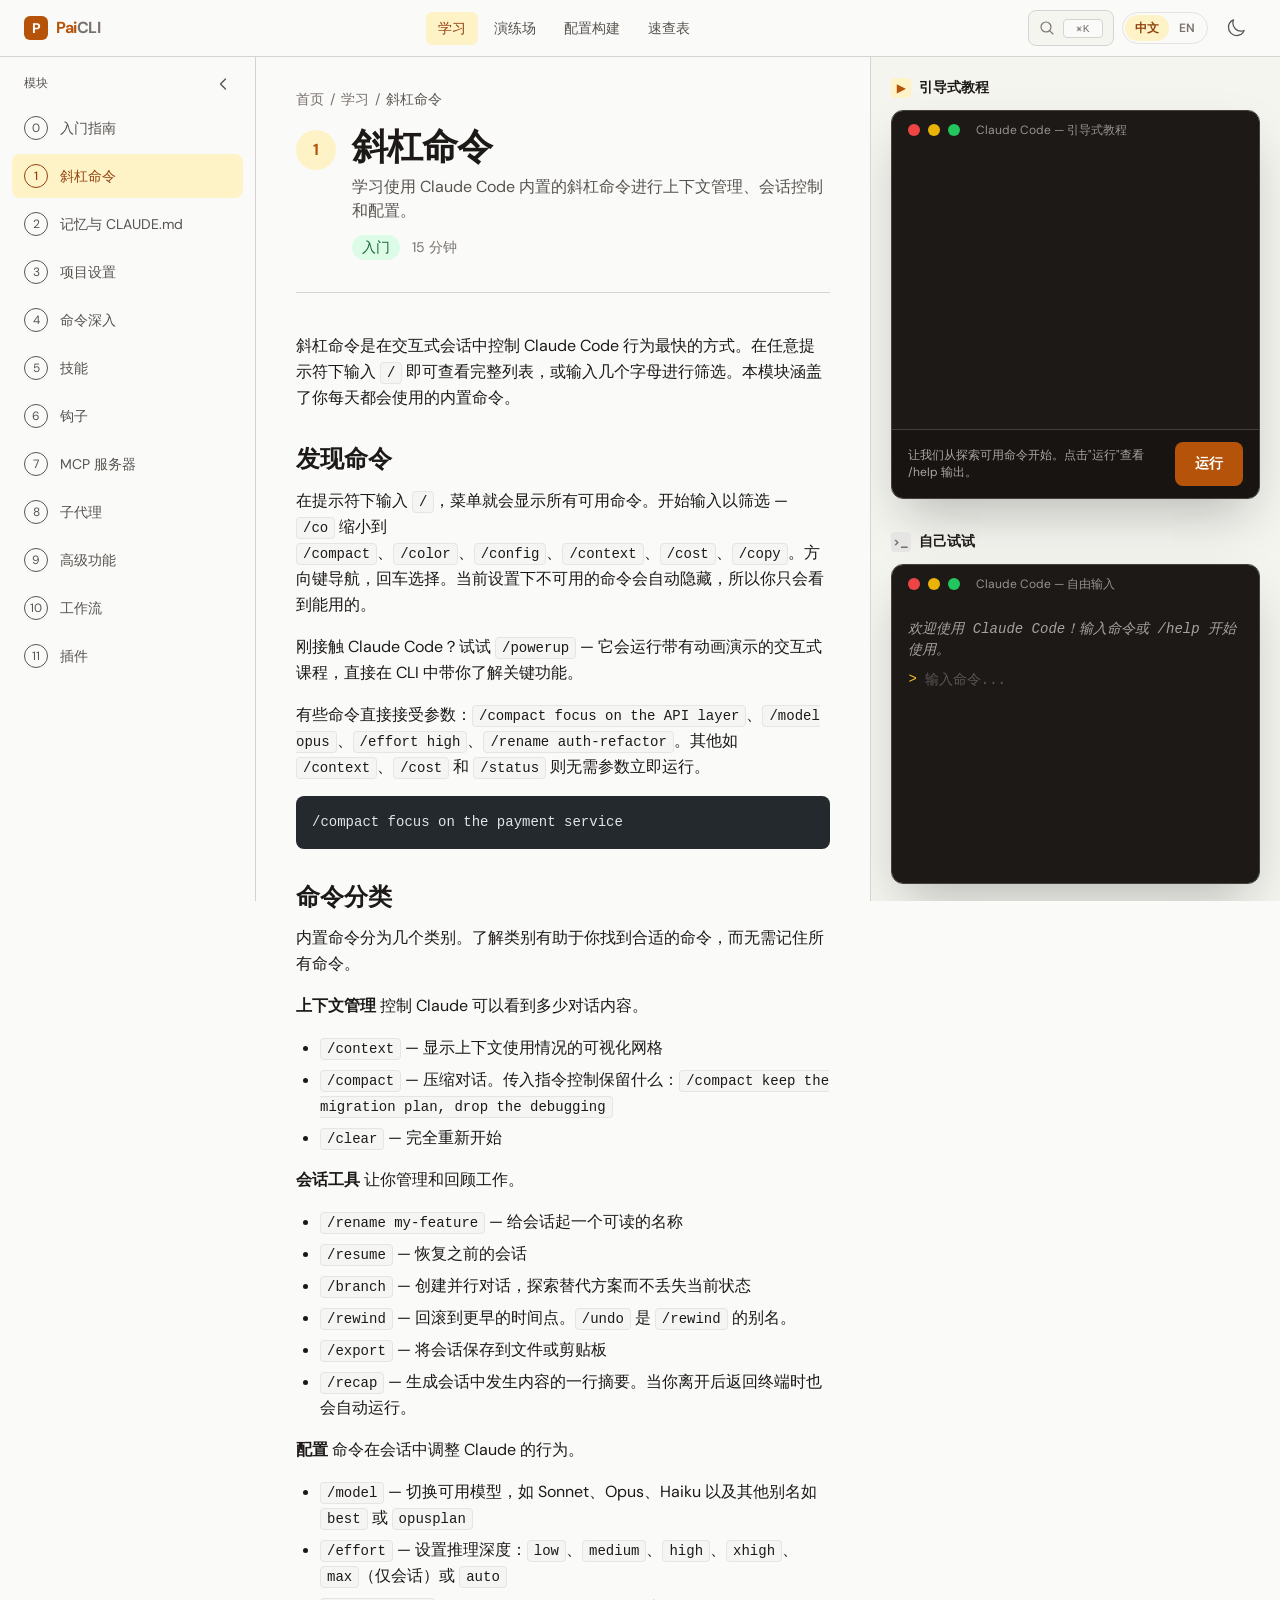
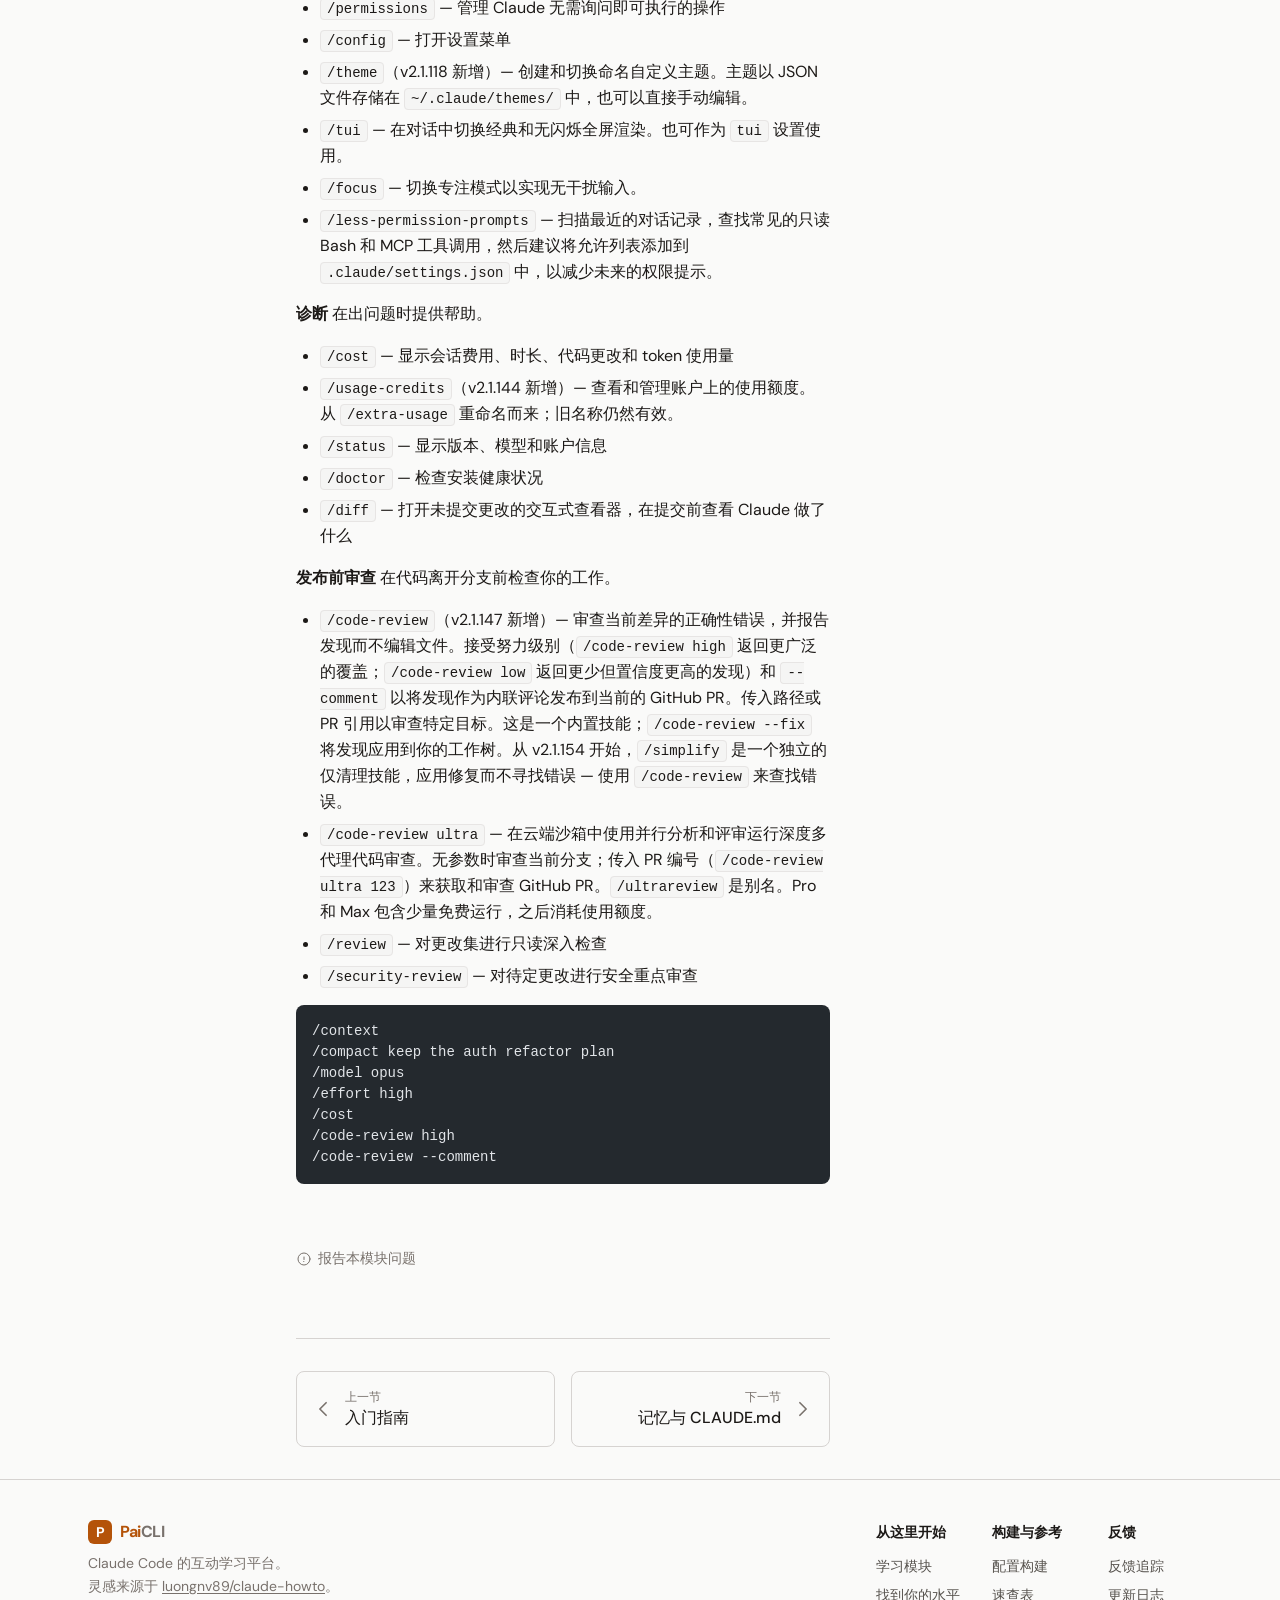
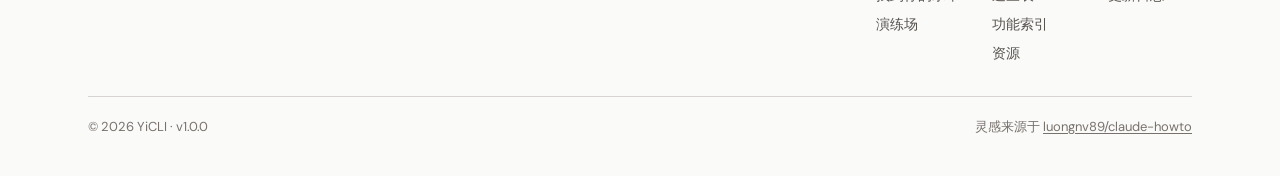
<file: demo-deepseek/index.html>
<!DOCTYPE html>
<html lang="zh-CN" dir="ltr">
<head>
<meta charset="utf-8">
<meta name="viewport" content="width=device-width, initial-scale=1">
<meta name="description" content="学习使用 Claude Code 内置的斜杠命令进行上下文管理、会话控制和配置。">
<title>斜杠命令 — YiCLI 学习中心</title>

<!-- Fonts -->
<link rel="preconnect" href="https://fonts.googleapis.com">
<link rel="preconnect" href="https://fonts.gstatic.com" crossorigin>
<link href="https://fonts.googleapis.com/css2?family=DM+Sans:wght@400;500;600;700&family=Source+Serif+4:ital,opsz,wght@0,8..60,400;0,8..60,500;0,8..60,600;1,8..60,400&display=swap" rel="stylesheet">
<style>
@font-face {
  font-family: 'JetBrains Mono';
  src: url('https://claude.nagdy.me/fonts/JetBrainsMono-Regular.woff2') format('woff2');
  font-display: swap;
}

/* ===== CSS Variables (Light) ===== */
:root {
  --font-sans: "DM Sans", ui-sans-serif, system-ui, -apple-system, sans-serif;
  --font-serif: "Source Serif 4", Georgia, "Times New Roman", serif;
  --font-mono: "JetBrains Mono", ui-monospace, "Cascadia Code", "Fira Code", monospace;

  --color-brand: #b45309;
  --color-brand-hover: #92400e;
  --color-brand-light: #fbbf24;
  --color-brand-light-hover: #fcd34d;
  --color-brand-subtle: #fef3c7;
  --color-brand-subtle-dark: #451a03;

  --color-surface: #fafaf9;
  --color-surface-dark: #1c1917;
  --color-surface-elevated: #f5f5f0;
  --color-surface-elevated-dark: #292524;
  --color-surface-muted: #e7e5e4;
  --color-surface-muted-dark: #44403c;

  --color-terminal-bg: #1c1917;
  --color-terminal-text: #e7e5e4;
  --color-terminal-cursor: #fbbf24;
  --color-terminal-selection: #44403c;

  --color-success: #22c55e;
  --color-warning: #eab308;
  --color-error: #ef4444;

  --color-text-primary: #1c1917;
  --color-text-primary-dark: #fafaf9;
  --color-text-secondary: #57534e;
  --color-text-secondary-dark: #d6d3d1;
  --color-text-muted: #78716c;
  --color-text-muted-dark: #a8a29e;

  --color-border: #d6d3d1;
  --color-border-dark: #44403c;

  --color-green-100: #dcfce7;
  --color-green-800: #166534;
  --color-green-900: #14532d;
  --color-stone-100: #f5f5f4;
  --color-stone-200: #e7e5e4;
  --color-stone-300: #d6d3d1;
  --color-stone-400: #a8a29e;
  --color-stone-500: #78716c;
  --color-stone-600: #57534e;
  --color-stone-700: #44403c;
  --color-stone-800: #292524;
  --color-stone-900: #1c1917;
  --color-stone-950: #0c0a09;
  --color-white: #ffffff;
  --color-black: #000000;

  --spacing: 0.25rem;
  --radius-sm: 0.25rem;
  --radius-md: 0.375rem;
  --radius-lg: 0.5rem;
  --radius-xl: 0.75rem;
  --radius-2xl: 1rem;
}

/* ===== Dark Mode ===== */
html.dark {
  --color-surface: #1c1917;
  --color-surface-elevated: #292524;
  --color-surface-muted: #44403c;
  --color-text-primary: #fafaf9;
  --color-text-secondary: #d6d3d1;
  --color-text-muted: #a8a29e;
  --color-border: #44403c;
  --color-brand-subtle: #451a03;
  --color-white: #292524;
  --color-stone-100: #292524;
  --color-stone-200: #44403c;
  --color-stone-800: #1c1917;
  --color-stone-900: #0c0a09;
  --color-green-100: #14532d;
  --color-green-800: #4ade80;
}

/* ===== Base ===== */
*, *::before, *::after {
  box-sizing: border-box;
  margin: 0;
  padding: 0;
}

html {
  -webkit-text-size-adjust: 100%;
  line-height: 1.5;
  font-family: var(--font-sans);
}

body {
  min-height: 100vh;
  display: flex;
  flex-direction: column;
  background: var(--color-surface);
  color: var(--color-text-primary);
}

a { color: inherit; text-decoration: inherit; }
img, svg { vertical-align: middle; display: block; }

/* ===== Skip Link ===== */
.skip-link {
  position: absolute;
  left: -9999px;
  z-index: 999;
  padding: 8px 16px;
  background: var(--color-brand);
  color: white;
  font-size: 14px;
  border-radius: 0 0 var(--radius-md) 0;
}
.skip-link:focus { left: 0; }

/* ===== Header ===== */
.header {
  position: sticky;
  top: 0;
  z-index: 40;
  border-bottom: 1px solid var(--color-border);
  background: var(--color-surface);
  backdrop-filter: blur(8px);
}
html.dark .header {
  border-color: var(--color-border-dark);
  background: var(--color-surface-dark);
}
.header-inner {
  max-width: 90rem;
  margin: 0 auto;
  height: 3.5rem;
  display: flex;
  align-items: center;
  justify-content: space-between;
  padding: 0 1rem;
}
@media (min-width: 64rem) {
  .header-inner { padding: 0 1.5rem; }
}
.logo {
  display: flex;
  align-items: center;
  gap: 0.5rem;
  font-size: 1rem;
  font-weight: 700;
  letter-spacing: -0.025em;
  color: var(--color-text-primary);
}
.logo-icon {
  width: 24px;
  height: 24px;
  flex-shrink: 0;
  display: flex;
  align-items: center;
  justify-content: center;
  border-radius: 6px;
  background: var(--color-brand);
  color: white;
  font-size: 14px;
  font-weight: 700;
}
.logo-brand { color: var(--color-brand); }
html.dark .logo-brand { color: var(--color-brand-light); }
.logo-muted { color: var(--color-text-muted); }

/* Desktop nav */
.desktop-nav { display: none; }
@media (min-width: 64rem) {
  .desktop-nav { display: flex; align-items: center; gap: 0.25rem; }
}
.nav-link {
  border-radius: var(--radius-md);
  padding: 0.375rem 0.75rem;
  font-size: 0.875rem;
  font-weight: 500;
  transition: color 0.15s, background 0.15s;
  color: var(--color-text-secondary);
}
.nav-link:hover { color: var(--color-text-primary); }
.nav-link.active {
  background: var(--color-brand-subtle);
  color: var(--color-brand-hover);
}
html.dark .nav-link.active {
  background: var(--color-brand-subtle-dark);
  color: var(--color-brand-light);
}

/* Header right */
.header-right {
  display: flex;
  align-items: center;
  gap: 0.5rem;
}

.search-pill {
  display: none;
  height: 2.25rem;
  align-items: center;
  gap: 0.5rem;
  border-radius: var(--radius-lg);
  border: 1px solid var(--color-border);
  background: var(--color-surface-elevated);
  padding: 0 0.625rem;
  color: var(--color-text-muted);
  cursor: pointer;
  transition: border-color 0.15s, color 0.15s;
}
.search-pill:hover {
  border-color: rgba(180, 83, 9, 0.4);
  color: var(--color-text-secondary);
}
@media (min-width: 64rem) {
  .search-pill { display: inline-flex; }
}
.search-pill svg { width: 16px; height: 16px; }
.search-shortcut {
  display: inline-block;
  min-width: 2.5rem;
  border-radius: 4px;
  border: 1px solid var(--color-border);
  background: var(--color-surface);
  padding: 0.125rem 0.375rem;
  font-family: var(--font-mono);
  font-size: 11px;
  text-transform: uppercase;
  letter-spacing: 0.05em;
  text-align: center;
  color: var(--color-text-muted);
}
html.dark .search-shortcut {
  border-color: var(--color-border-dark);
  background: var(--color-surface-dark);
}

/* Icon button */
.icon-btn {
  display: flex;
  width: 2.5rem;
  height: 2.5rem;
  align-items: center;
  justify-content: center;
  border-radius: var(--radius-lg);
  color: var(--color-text-secondary);
  cursor: pointer;
  background: none;
  border: none;
  transition: background 0.15s, color 0.15s;
}
.icon-btn:hover {
  background: var(--color-surface-muted);
  color: var(--color-text-primary);
}
html.dark .icon-btn:hover {
  background: var(--color-surface-muted-dark);
}

/* Language switcher */
.lang-switcher {
  display: flex;
  align-items: center;
  border-radius: 999px;
  border: 1px solid rgba(214, 211, 209, 0.6);
  padding: 0.125rem;
}
html.dark .lang-switcher {
  border-color: rgba(68, 64, 60, 0.6);
}
.lang-link {
  border-radius: 999px;
  padding: 0.25rem 0.625rem;
  font-size: 0.75rem;
  font-weight: 600;
  transition: background 0.15s, color 0.15s;
  color: var(--color-text-muted);
  text-decoration: none;
}
.lang-link:hover { color: var(--color-text-primary); }
.lang-link.active {
  background: var(--color-brand-subtle);
  color: var(--color-brand-hover);
}
html.dark .lang-link.active {
  background: var(--color-brand-subtle-dark);
  color: var(--color-brand-light);
}

/* ===== Layout Grid ===== */
.layout-grid {
  flex: 1;
}
@media (min-width: 64rem) {
  .layout-grid {
    display: grid;
    grid-template-columns: 16rem 1fr;
  }
  .layout-grid.has-sidebar-right {
    grid-template-columns: 16rem 1fr;
  }
  .layout-grid .main-with-aside {
    display: grid;
    grid-template-columns: 3fr 2fr;
  }
}

/* ===== Sidebar ===== */
.desktop-sidebar {
  display: none;
}
@media (min-width: 64rem) {
  .desktop-sidebar {
    display: block;
    position: sticky;
    top: 3.5rem;
    height: calc(100vh - 3.5rem);
    overflow-y: auto;
    border-right: 1px solid var(--color-border);
  }
  html.dark .desktop-sidebar {
    border-color: var(--color-border-dark);
  }
}
.sidebar-inner {
  padding: 0.75rem;
}

/* Sidebar nav */
.sidebar-toggle {
  display: flex;
  width: 100%;
  align-items: center;
  justify-content: space-between;
  border-radius: var(--radius-lg);
  padding: 0.375rem 0.75rem;
  font-size: 0.75rem;
  font-weight: 500;
  color: var(--color-text-secondary);
  cursor: pointer;
  background: none;
  border: none;
  transition: background 0.15s, color 0.15s;
  margin-bottom: 0.5rem;
}
.sidebar-toggle:hover {
  background: var(--color-surface-muted);
  color: var(--color-text-primary);
}
html.dark .sidebar-toggle:hover {
  background: var(--color-surface-muted-dark);
}
.sidebar-chevron {
  width: 1rem;
  height: 1rem;
  transition: transform 0.15s;
}

.sidebar-nav-list {
  list-style: none;
  display: flex;
  flex-direction: column;
  gap: 0.25rem;
}
.sidebar-nav-link {
  display: flex;
  min-height: 44px;
  align-items: center;
  gap: 0.75rem;
  border-radius: var(--radius-lg);
  padding: 0.5rem 0.75rem;
  font-size: 0.875rem;
  color: var(--color-text-secondary);
  text-decoration: none;
  transition: background 0.15s, color 0.15s;
}
.sidebar-nav-link:hover {
  background: var(--color-surface-muted);
  color: var(--color-text-primary);
}
html.dark .sidebar-nav-link:hover {
  background: var(--color-surface-muted-dark);
}
.sidebar-nav-link.active {
  background: var(--color-brand-subtle);
  color: var(--color-brand-hover);
  font-weight: 500;
}
html.dark .sidebar-nav-link.active {
  background: var(--color-brand-subtle-dark);
  color: var(--color-brand-light);
}
.sidebar-number {
  display: flex;
  width: 1.5rem;
  height: 1.5rem;
  flex-shrink: 0;
  align-items: center;
  justify-content: center;
  border-radius: 50%;
  border: 1px solid currentColor;
  font-size: 0.75rem;
}
.sidebar-title {
  min-width: 0;
  overflow: hidden;
  text-overflow: ellipsis;
  white-space: nowrap;
}

/* ===== Main Content ===== */
.main-content {
  min-width: 0;
}
.main-inner {
  display: grid;
}
@media (min-width: 64rem) {
  .main-inner {
    grid-template-columns: 3fr 2fr;
  }
}

/* Prose column */
.prose-column {
  min-width: 0;
  padding: 1.5rem 1rem;
}
@media (min-width: 64rem) {
  .prose-column {
    padding: 2rem 2.5rem;
  }
}

/* Module header */
.module-header {
  margin-bottom: 2.5rem;
  border-bottom: 1px solid var(--color-border);
  padding-bottom: 2rem;
}
html.dark .module-header {
  border-color: var(--color-border-dark);
}
.breadcrumb {
  display: flex;
  align-items: center;
  gap: 0.375rem;
  margin-bottom: 1rem;
  font-size: 0.875rem;
  color: var(--color-text-muted);
}
.breadcrumb a { transition: color 0.15s; }
.breadcrumb a:hover { color: var(--color-brand-hover); }
html.dark .breadcrumb a:hover { color: var(--color-brand-light); }
.breadcrumb-current { color: var(--color-text-secondary); }

.module-title-row {
  display: flex;
  align-items: flex-start;
  gap: 1rem;
}
.module-number {
  margin-top: 0.25rem;
  display: flex;
  width: 2.5rem;
  height: 2.5rem;
  flex-shrink: 0;
  align-items: center;
  justify-content: center;
  border-radius: 50%;
  background: var(--color-brand-subtle);
  font-size: 1rem;
  font-weight: 700;
  color: var(--color-brand);
}
html.dark .module-number {
  background: var(--color-brand-subtle-dark);
  color: var(--color-brand-light);
}
.module-title {
  font-family: var(--font-serif);
  font-size: 1.875rem;
  font-weight: 700;
  letter-spacing: -0.025em;
  line-height: 1.15;
  color: var(--color-text-primary);
}
@media (min-width: 64rem) {
  .module-title { font-size: 2.25rem; }
}
.module-desc {
  margin-top: 0.5rem;
  max-width: 32rem;
  color: var(--color-text-secondary);
}
.module-meta {
  margin-top: 0.75rem;
  display: flex;
  flex-wrap: wrap;
  align-items: center;
  gap: 0.75rem;
  font-size: 0.875rem;
}
.badge {
  display: inline-block;
  border-radius: 999px;
  padding: 0.125rem 0.625rem;
  font-weight: 500;
  background: var(--color-green-100);
  color: var(--color-green-800);
}
.module-time {
  color: var(--color-text-muted);
}

/* ===== Prose ===== */
.prose {
  max-width: none;
  font-size: 1rem;
  line-height: 1.625;
  color: var(--color-text-primary);
}
.prose h2 {
  font-family: var(--font-serif);
  font-size: 1.5rem;
  font-weight: 600;
  line-height: 1.35;
  margin-top: 2rem;
  margin-bottom: 0.75rem;
  color: var(--color-text-primary);
}
.prose p {
  margin-bottom: 1rem;
}
.prose code {
  font-family: var(--font-mono);
  font-size: 0.875em;
  background: var(--color-stone-100);
  padding: 0.125rem 0.375rem;
  border-radius: 4px;
  border: 1px solid var(--color-stone-200);
  color: var(--color-text-primary);
}
html.dark .prose code {
  background: var(--color-stone-800);
  border-color: var(--color-stone-700);
}
.prose strong {
  font-weight: 600;
  color: var(--color-text-primary);
}
.prose ul {
  list-style: disc;
  padding-left: 1.5rem;
  margin-bottom: 1rem;
}
.prose li {
  margin-bottom: 0.375rem;
}
.prose a {
  color: var(--color-brand);
  text-decoration: underline;
  text-underline-offset: 2px;
  transition: color 0.15s;
}
.prose a:hover {
  color: var(--color-brand-hover);
}
html.dark .prose a {
  color: var(--color-brand-light);
}
html.dark .prose a:hover {
  color: var(--color-brand-light-hover);
}

/* Code block */
.code-block {
  overflow-x: auto;
  border-radius: var(--radius-lg);
  background: #24292e;
  color: #e1e4e8;
  margin-bottom: 1rem;
}
.code-block pre {
  padding: 1rem;
  font-family: var(--font-mono);
  font-size: 0.875rem;
  line-height: 1.5;
  overflow-x: auto;
}
.code-block code {
  background: none !important;
  border: none !important;
  padding: 0 !important;
  font-size: inherit !important;
  color: inherit !important;
}

/* ===== Right Panel (Sticky) ===== */
.right-panel {
  display: none;
}
@media (min-width: 64rem) {
  .right-panel {
    display: block;
    position: sticky;
    top: 3.5rem;
    height: calc(100vh - 3.5rem);
    overflow-y: auto;
    border-left: 1px solid var(--color-border);
    background: var(--color-surface-elevated);
  }
  html.dark .right-panel {
    border-color: var(--color-border-dark);
    background: var(--color-surface-elevated-dark);
  }
}
.right-panel-inner {
  padding: 1.25rem;
}
.right-panel-section {
  margin-bottom: 2rem;
}
.section-title {
  display: flex;
  align-items: center;
  gap: 0.5rem;
  margin-bottom: 0.75rem;
  font-size: 0.875rem;
  font-weight: 600;
  color: var(--color-text-primary);
}
.section-icon {
  display: flex;
  width: 1.25rem;
  height: 1.25rem;
  align-items: center;
  justify-content: center;
  border-radius: 4px;
  font-size: 0.75rem;
  font-weight: 700;
}
.section-icon.brand {
  background: var(--color-brand-subtle);
  color: var(--color-brand);
}
html.dark .section-icon.brand {
  background: var(--color-brand-subtle-dark);
  color: var(--color-brand-light);
}
.section-icon.muted {
  background: var(--color-surface-muted);
  color: var(--color-text-muted);
}
html.dark .section-icon.muted {
  background: var(--color-surface-muted-dark);
}

/* ===== Terminal Simulator ===== */
.terminal {
  overflow: hidden;
  border-radius: var(--radius-xl);
  border: 1px solid #44403c;
  box-shadow: 0 25px 50px -12px rgba(0,0,0,0.25);
}
.terminal-titlebar {
  display: flex;
  align-items: center;
  gap: 0.5rem;
  background: #1c1917;
  padding: 0.625rem 1rem;
}
.terminal-dot {
  width: 0.75rem;
  height: 0.75rem;
  border-radius: 50%;
}
.terminal-dot.red { background: #ef4444; }
.terminal-dot.yellow { background: #eab308; }
.terminal-dot.green { background: #22c55e; }
.terminal-label {
  margin-left: 0.5rem;
  font-size: 0.75rem;
  color: rgba(231, 229, 228, 0.6);
  font-family: var(--font-sans);
}
.terminal-body {
  background: #1c1917;
  padding: 1rem;
  font-family: var(--font-mono);
  font-size: 0.875rem;
  min-height: 280px;
  max-height: 480px;
  overflow-y: auto;
  color: #e7e5e4;
  line-height: 1.5;
}
.terminal-body .welcome {
  color: #a8a29e;
  font-style: italic;
  margin-bottom: 0.5rem;
}
.terminal-body .prompt-line {
  display: flex;
  align-items: center;
  gap: 0.5rem;
}
.terminal-body .prompt {
  color: var(--color-brand-light);
  flex-shrink: 0;
  user-select: none;
}
.terminal-input {
  flex: 1;
  background: transparent;
  border: none;
  outline: none;
  font-family: var(--font-mono);
  font-size: 1rem;
  color: #e7e5e4;
  caret-color: #fbbf24;
}
@media (min-width: 64rem) {
  .terminal-input { font-size: 0.875rem; }
}
.terminal-input::placeholder {
  color: rgba(231, 229, 228, 0.3);
}
.terminal-footer {
  display: flex;
  align-items: center;
  justify-content: space-between;
  border-top: 1px solid #44403c;
  background: #171412;
  padding: 0.75rem 1rem;
}
.terminal-desc {
  flex: 1;
  font-family: var(--font-sans);
  font-size: 0.75rem;
  color: rgba(231, 229, 228, 0.7);
  line-height: 1.4;
}
.terminal-btn {
  min-height: 44px;
  border-radius: var(--radius-lg);
  background: var(--color-brand);
  padding: 0.5rem 1.25rem;
  font-size: 0.875rem;
  font-weight: 600;
  color: white;
  border: none;
  cursor: pointer;
  white-space: nowrap;
  transition: background 0.15s;
}
.terminal-btn:hover {
  background: var(--color-brand-hover);
}

/* Guided step output */
.terminal-output {
  margin-bottom: 0.5rem;
  white-space: pre-wrap;
  font-family: var(--font-mono);
  font-size: 0.875rem;
  color: #e7e5e4;
  line-height: 1.5;
}

/* ===== Quiz ===== */
.quiz-card {
  border-radius: var(--radius-xl);
  border: 1px solid var(--color-stone-200);
  background: var(--color-white);
  padding: 1.5rem;
}
html.dark .quiz-card {
  border-color: var(--color-stone-700);
  background: rgba(41, 37, 36, 0.5);
}
.quiz-header {
  display: flex;
  align-items: center;
  justify-content: space-between;
  margin-bottom: 1rem;
  font-size: 0.75rem;
  color: var(--color-stone-500);
}
html.dark .quiz-header { color: var(--color-stone-400); }
.quiz-progress {
  height: 0.375rem;
  border-radius: 999px;
  background: var(--color-stone-100);
  margin-bottom: 1.5rem;
  overflow: hidden;
}
html.dark .quiz-progress { background: var(--color-stone-700); }
.quiz-progress-bar {
  height: 100%;
  border-radius: 999px;
  background: var(--color-brand);
  transition: width 0.3s;
}
.quiz-question {
  margin-bottom: 1rem;
  font-size: 1rem;
  font-weight: 500;
  color: var(--color-stone-900);
  line-height: 1.5;
}
html.dark .quiz-question { color: var(--color-stone-100); }
.quiz-options {
  display: flex;
  flex-direction: column;
  gap: 0.5rem;
}
.quiz-option {
  display: flex;
  width: 100%;
  align-items: flex-start;
  gap: 0.75rem;
  border-radius: var(--radius-lg);
  border: 1px solid var(--color-stone-200);
  padding: 0.75rem;
  font-size: 0.875rem;
  text-align: left;
  cursor: pointer;
  transition: border-color 0.15s;
  color: var(--color-stone-800);
  background: transparent;
}
html.dark .quiz-option {
  border-color: var(--color-stone-600);
  color: var(--color-stone-200);
}
.quiz-option:hover {
  border-color: var(--color-brand-light-hover);
}
html.dark .quiz-option:hover {
  border-color: var(--color-brand-hover);
}
.quiz-radio {
  margin-top: 0.125rem;
  display: flex;
  width: 1.25rem;
  height: 1.25rem;
  flex-shrink: 0;
  align-items: center;
  justify-content: center;
  border-radius: 50%;
  border: 2px solid var(--color-stone-300);
}
html.dark .quiz-radio {
  border-color: var(--color-stone-600);
}

/* ===== Templates ===== */
.template-card {
  border-radius: var(--radius-xl);
  border: 1px solid var(--color-border);
  background: var(--color-white);
  padding: 1rem;
  box-shadow: 0 1px 3px rgba(0,0,0,0.05);
  margin-bottom: 1.5rem;
}
html.dark .template-card {
  border-color: var(--color-border-dark);
  background: var(--color-stone-800);
}
.template-header {
  display: flex;
  flex-direction: column;
  gap: 0.5rem;
  margin-bottom: 0.75rem;
}
@media (min-width: 40rem) {
  .template-header {
    flex-direction: row;
    align-items: flex-start;
    justify-content: space-between;
  }
}
.template-name {
  font-size: 1rem;
  font-weight: 600;
  color: var(--color-text-primary);
}
.template-desc {
  margin-top: 0.25rem;
  font-size: 0.875rem;
  color: var(--color-text-secondary);
}
.template-lang {
  display: inline-block;
  border-radius: 4px;
  background: var(--color-stone-100);
  padding: 0.125rem 0.375rem;
  font-family: var(--font-mono);
  font-size: 0.75rem;
  color: var(--color-stone-600);
  white-space: nowrap;
  flex-shrink: 0;
}
html.dark .template-lang {
  background: var(--color-stone-800);
  color: var(--color-stone-300);
}
.template-code-wrap {
  position: relative;
  overflow-x: auto;
  border-radius: var(--radius-lg);
  border: 1px solid var(--color-stone-700);
  background: var(--color-stone-900);
}
.template-code {
  padding: 1rem 2.5rem 1rem 1rem;
  font-family: var(--font-mono);
  font-size: 0.875rem;
  color: var(--color-stone-100);
  line-height: 1.5;
  white-space: pre-wrap;
}
.copy-btn {
  position: absolute;
  top: 0.5rem;
  right: 0.5rem;
  display: inline-flex;
  align-items: center;
  border-radius: var(--radius-md);
  padding: 0.375rem;
  opacity: 0.6;
  cursor: pointer;
  color: var(--color-stone-400);
  background: transparent;
  border: none;
  transition: opacity 0.15s, color 0.15s;
}
.copy-btn:hover {
  opacity: 1;
  color: var(--color-stone-100);
}
.copy-btn svg { width: 1rem; height: 1rem; }
.share-btn {
  display: inline-flex;
  align-items: center;
  gap: 0.25rem;
  margin-top: 0.25rem;
  font-size: 0.875rem;
  color: var(--color-text-muted);
  cursor: pointer;
  background: none;
  border: none;
  transition: color 0.15s;
}
.share-btn:hover { color: var(--color-brand); }
.share-btn svg { width: 0.875rem; height: 0.875rem; }
html.dark .share-btn:hover { color: var(--color-brand-light); }

/* ===== Report Link ===== */
.report-link {
  display: inline-flex;
  align-items: center;
  gap: 0.375rem;
  margin-top: 3rem;
  font-size: 0.875rem;
  color: var(--color-text-muted);
  text-decoration: none;
  transition: color 0.15s;
}
.report-link:hover { color: var(--color-brand); }
.report-link svg { width: 1rem; height: 1rem; }
html.dark .report-link:hover { color: var(--color-brand-light); }

/* ===== Prev/Next Nav ===== */
.module-nav {
  margin-top: 4rem;
  display: grid;
  gap: 1rem;
  border-top: 1px solid var(--color-border);
  padding-top: 2rem;
  grid-template-columns: 1fr 1fr;
}
html.dark .module-nav {
  border-color: var(--color-border-dark);
}
.module-nav-link {
  display: flex;
  align-items: center;
  gap: 0.75rem;
  border-radius: var(--radius-lg);
  border: 1px solid var(--color-border);
  padding: 1rem;
  text-decoration: none;
  transition: border-color 0.15s, background 0.15s;
}
.module-nav-link:hover {
  border-color: var(--color-brand);
  background: rgba(254, 243, 199, 0.3);
}
html.dark .module-nav-link {
  border-color: var(--color-border-dark);
}
html.dark .module-nav-link:hover {
  border-color: var(--color-brand-light);
  background: rgba(69, 26, 3, 0.3);
}
.module-nav-link.next {
  justify-content: flex-end;
  text-align: right;
}
.module-nav-label {
  display: block;
  font-size: 0.75rem;
  color: var(--color-text-muted);
}
.module-nav-text {
  font-weight: 500;
  color: var(--color-text-primary);
  transition: color 0.15s;
}
.module-nav-link:hover .module-nav-text {
  color: var(--color-brand-hover);
}
html.dark .module-nav-link:hover .module-nav-text {
  color: var(--color-brand-light);
}
.module-nav-arrow {
  width: 1.25rem;
  height: 1.25rem;
  flex-shrink: 0;
  color: var(--color-text-muted);
  transition: transform 0.15s;
}
.module-nav-link:hover .module-nav-arrow.prev {
  transform: translateX(-0.125rem);
}
.module-nav-link:hover .module-nav-arrow.next {
  transform: translateX(0.125rem);
}

/* ===== Footer ===== */
.footer {
  border-top: 1px solid var(--color-border);
}
html.dark .footer {
  border-color: var(--color-border-dark);
}
.footer-inner {
  max-width: 72rem;
  margin: 0 auto;
  padding: 2.5rem 1rem;
}
@media (min-width: 64rem) {
  .footer-inner { padding: 2.5rem 1.5rem; }
}
.footer-top {
  display: flex;
  flex-direction: column;
  gap: 2rem;
}
@media (min-width: 64rem) {
  .footer-top {
    flex-direction: row;
    align-items: flex-start;
    justify-content: space-between;
  }
}
.footer-brand {
  max-width: 20rem;
}
.footer-brand-text {
  margin-top: 0.5rem;
  font-size: 0.875rem;
  line-height: 1.625;
  color: var(--color-text-muted);
}
.footer-nav {
  display: grid;
  gap: 2rem;
  grid-template-columns: repeat(2, 1fr);
}
@media (min-width: 64rem) {
  .footer-nav {
    grid-template-columns: repeat(3, 1fr);
  }
}
.footer-nav-section-title {
  font-size: 0.875rem;
  font-weight: 600;
  color: var(--color-text-primary);
}
.footer-nav-list {
  list-style: none;
  margin-top: 0.75rem;
  display: flex;
  flex-direction: column;
  gap: 0.5rem;
  font-size: 0.875rem;
  color: var(--color-text-secondary);
}
.footer-nav-list a {
  transition: color 0.15s;
  text-decoration: none;
}
.footer-nav-list a:hover { color: var(--color-brand); }
html.dark .footer-nav-list a:hover { color: var(--color-brand-light); }
.footer-bottom {
  margin-top: 2rem;
  display: flex;
  flex-direction: column;
  gap: 0.25rem;
  border-top: 1px solid var(--color-border);
  padding-top: 1.25rem;
  font-size: 13px;
  color: var(--color-text-muted);
}
@media (min-width: 64rem) {
  .footer-bottom {
    flex-direction: row;
    align-items: center;
    justify-content: space-between;
  }
}
html.dark .footer-bottom {
  border-color: var(--color-border-dark);
}
.footer-bottom a {
  text-decoration: underline;
  text-underline-offset: 2px;
  transition: color 0.15s;
}
.footer-bottom a:hover { color: var(--color-brand); }
html.dark .footer-bottom a:hover { color: var(--color-brand-light); }

/* ===== Mobile ===== */
.mobile-only { display: block; }
@media (min-width: 64rem) {
  .mobile-only { display: none !important; }
}
.desktop-only { display: none; }
@media (min-width: 64rem) {
  .desktop-only { display: block; }
}

/* ===== Dark mode toggle icons ===== */
.sun-icon { display: none; }
.dark .sun-icon { display: block; }
.dark .moon-icon { display: none; }
.moon-icon { display: block; }

/* ===== Responsive tweaks ===== */
@media (max-width: 63.999rem) {
  .main-inner { display: block; }
  .prose-column { padding: 1.5rem 1rem; }
}
</style>
</head>
<body>

<!-- Skip link -->
<a href="#main-content" class="skip-link">跳到主要内容</a>

<!-- ===== Header ===== -->
<header class="header" aria-label="网站页眉">
  <div class="header-inner">
    <a href="/" class="logo">
      <span class="logo-icon">P</span>
      <span><span class="logo-brand">Pai</span><span class="logo-muted">CLI</span></span>
    </a>

    <nav class="desktop-nav" aria-label="主导航">
      <a href="/learn" class="nav-link active">学习</a>
      <a href="/playground" class="nav-link">演练场</a>
      <a href="/build" class="nav-link">配置构建</a>
      <a href="/reference" class="nav-link">速查表</a>
    </nav>

    <div class="header-right">
      <button class="search-pill" aria-label="搜索 (⌘K)">
        <svg fill="none" viewBox="0 0 24 24" stroke-width="1.75" stroke="currentColor">
          <path stroke-linecap="round" stroke-linejoin="round" d="M21 21l-4.35-4.35M10.5 18a7.5 7.5 0 100-15 7.5 7.5 0 000 15z"/>
        </svg>
        <span class="search-shortcut">⌘K</span>
      </button>

      <nav class="lang-switcher" aria-label="语言">
        <span class="lang-link active">中文</span>
        <a href="#" class="lang-link">EN</a>
      </nav>

      <button id="darkModeToggle" class="icon-btn" aria-label="切换深色模式">
        <svg class="sun-icon" fill="none" viewBox="0 0 24 24" stroke-width="1.5" stroke="currentColor" width="20" height="20">
          <path stroke-linecap="round" stroke-linejoin="round" d="M12 3v2.25m6.364.386l-1.591 1.591M21 12h-2.25m-.386 6.364l-1.591-1.591M12 18.75V21m-4.773-4.227l-1.591 1.591M5.25 12H3m4.227-4.773L5.636 5.636M15.75 12a3.75 3.75 0 11-7.5 0 3.75 3.75 0 017.5 0z"/>
        </svg>
        <svg class="moon-icon" fill="none" viewBox="0 0 24 24" stroke-width="1.5" stroke="currentColor" width="20" height="20">
          <path stroke-linecap="round" stroke-linejoin="round" d="M21.752 15.002A9.718 9.718 0 0118 15.75c-5.385 0-9.75-4.365-9.75-9.75 0-1.33.266-2.597.748-3.752A9.753 9.753 0 003 11.25C3 16.635 7.365 21 12.75 21a9.753 9.753 0 009.002-5.998z"/>
        </svg>
      </button>

      <button id="mobileMenuToggle" class="icon-btn mobile-only" aria-label="打开导航菜单" aria-expanded="false">
        <svg fill="none" viewBox="0 0 24 24" stroke-width="1.5" stroke="currentColor" width="20" height="20">
          <path stroke-linecap="round" stroke-linejoin="round" d="M3.75 6.75h16.5M3.75 12h16.5m-16.5 5.25h16.5"/>
        </svg>
      </button>
    </div>
  </div>
</header>

<!-- ===== Layout ===== -->
<div class="layout-grid" id="layoutGrid">
  <!-- Desktop Sidebar -->
  <aside class="desktop-sidebar" id="desktopSidebar">
    <nav class="sidebar-inner" aria-label="模块导航">
      <div>
        <button class="sidebar-toggle" id="sidebarCollapseToggle" aria-label="切换侧边栏">
          <span>模块</span>
          <svg class="sidebar-chevron" fill="none" viewBox="0 0 24 24" stroke-width="2" stroke="currentColor">
            <path stroke-linecap="round" stroke-linejoin="round" d="M15.75 19.5L8.25 12l7.5-7.5"/>
          </svg>
        </button>
        <ul class="sidebar-nav-list">
          <li><a href="#" class="sidebar-nav-link"><span class="sidebar-number">0</span><span class="sidebar-title">入门指南</span></a></li>
          <li><a href="#" class="sidebar-nav-link active"><span class="sidebar-number">1</span><span class="sidebar-title">斜杠命令</span></a></li>
          <li><a href="#" class="sidebar-nav-link"><span class="sidebar-number">2</span><span class="sidebar-title">记忆与 CLAUDE.md</span></a></li>
          <li><a href="#" class="sidebar-nav-link"><span class="sidebar-number">3</span><span class="sidebar-title">项目设置</span></a></li>
          <li><a href="#" class="sidebar-nav-link"><span class="sidebar-number">4</span><span class="sidebar-title">命令深入</span></a></li>
          <li><a href="#" class="sidebar-nav-link"><span class="sidebar-number">5</span><span class="sidebar-title">技能</span></a></li>
          <li><a href="#" class="sidebar-nav-link"><span class="sidebar-number">6</span><span class="sidebar-title">钩子</span></a></li>
          <li><a href="#" class="sidebar-nav-link"><span class="sidebar-number">7</span><span class="sidebar-title">MCP 服务器</span></a></li>
          <li><a href="#" class="sidebar-nav-link"><span class="sidebar-number">8</span><span class="sidebar-title">子代理</span></a></li>
          <li><a href="#" class="sidebar-nav-link"><span class="sidebar-number">9</span><span class="sidebar-title">高级功能</span></a></li>
          <li><a href="#" class="sidebar-nav-link"><span class="sidebar-number">10</span><span class="sidebar-title">工作流</span></a></li>
          <li><a href="#" class="sidebar-nav-link"><span class="sidebar-number">11</span><span class="sidebar-title">插件</span></a></li>
        </ul>
      </div>
    </nav>
  </aside>

  <!-- Main Content -->
  <main class="main-content" id="main-content" tabindex="-1">
    <div class="main-inner">
      <!-- Prose Column -->
      <div class="prose-column">
        <!-- Module header -->
        <div class="module-header">
          <nav class="breadcrumb" aria-label="面包屑导航">
            <a href="/">首页</a>
            <span aria-hidden="true">/</span>
            <a href="/learn">学习</a>
            <span aria-hidden="true">/</span>
            <span class="breadcrumb-current" aria-current="page">斜杠命令</span>
          </nav>
          <div class="module-title-row">
            <span class="module-number">1</span>
            <div>
              <h1 class="module-title">斜杠命令</h1>
              <p class="module-desc">学习使用 Claude Code 内置的斜杠命令进行上下文管理、会话控制和配置。</p>
              <div class="module-meta">
                <span class="badge">入门</span>
                <span class="module-time">15 分钟</span>
              </div>
            </div>
          </div>
        </div>

        <!-- Prose content -->
        <article class="prose">
          <p>斜杠命令是在交互式会话中控制 Claude Code 行为最快的方式。在任意提示符下输入 <code>/</code> 即可查看完整列表，或输入几个字母进行筛选。本模块涵盖了你每天都会使用的内置命令。</p>

          <h2 id="discovering-commands">发现命令</h2>
          <p>在提示符下输入 <code>/</code>，菜单就会显示所有可用命令。开始输入以筛选 — <code>/co</code> 缩小到 <code>/compact</code>、<code>/color</code>、<code>/config</code>、<code>/context</code>、<code>/cost</code>、<code>/copy</code>。方向键导航，回车选择。当前设置下不可用的命令会自动隐藏，所以你只会看到能用的。</p>
          <p>刚接触 Claude Code？试试 <code>/powerup</code> — 它会运行带有动画演示的交互式课程，直接在 CLI 中带你了解关键功能。</p>
          <p>有些命令直接接受参数：<code>/compact focus on the API layer</code>、<code>/model opus</code>、<code>/effort high</code>、<code>/rename auth-refactor</code>。其他如 <code>/context</code>、<code>/cost</code> 和 <code>/status</code> 则无需参数立即运行。</p>

          <div class="code-block">
            <pre><code><span>/compact focus on the payment service</span></code></pre>
          </div>

          <h2 id="command-categories">命令分类</h2>
          <p>内置命令分为几个类别。了解类别有助于你找到合适的命令，而无需记住所有命令。</p>

          <p><strong>上下文管理</strong> 控制 Claude 可以看到多少对话内容。</p>
          <ul>
            <li><code>/context</code> — 显示上下文使用情况的可视化网格</li>
            <li><code>/compact</code> — 压缩对话。传入指令控制保留什么：<code>/compact keep the migration plan, drop the debugging</code></li>
            <li><code>/clear</code> — 完全重新开始</li>
          </ul>

          <p><strong>会话工具</strong> 让你管理和回顾工作。</p>
          <ul>
            <li><code>/rename my-feature</code> — 给会话起一个可读的名称</li>
            <li><code>/resume</code> — 恢复之前的会话</li>
            <li><code>/branch</code> — 创建并行对话，探索替代方案而不丢失当前状态</li>
            <li><code>/rewind</code> — 回滚到更早的时间点。<code>/undo</code> 是 <code>/rewind</code> 的别名。</li>
            <li><code>/export</code> — 将会话保存到文件或剪贴板</li>
            <li><code>/recap</code> — 生成会话中发生内容的一行摘要。当你离开后返回终端时也会自动运行。</li>
          </ul>

          <p><strong>配置</strong> 命令在会话中调整 Claude 的行为。</p>
          <ul>
            <li><code>/model</code> — 切换可用模型，如 Sonnet、Opus、Haiku 以及其他别名如 <code>best</code> 或 <code>opusplan</code></li>
            <li><code>/effort</code> — 设置推理深度：<code>low</code>、<code>medium</code>、<code>high</code>、<code>xhigh</code>、<code>max</code>（仅会话）或 <code>auto</code></li>
            <li><code>/permissions</code> — 管理 Claude 无需询问即可执行的操作</li>
            <li><code>/config</code> — 打开设置菜单</li>
            <li><code>/theme</code>（v2.1.118 新增）— 创建和切换命名自定义主题。主题以 JSON 文件存储在 <code>~/.claude/themes/</code> 中，也可以直接手动编辑。</li>
            <li><code>/tui</code> — 在对话中切换经典和无闪烁全屏渲染。也可作为 <code>tui</code> 设置使用。</li>
            <li><code>/focus</code> — 切换专注模式以实现无干扰输入。</li>
            <li><code>/less-permission-prompts</code> — 扫描最近的对话记录，查找常见的只读 Bash 和 MCP 工具调用，然后建议将允许列表添加到 <code>.claude/settings.json</code> 中，以减少未来的权限提示。</li>
          </ul>

          <p><strong>诊断</strong> 在出问题时提供帮助。</p>
          <ul>
            <li><code>/cost</code> — 显示会话费用、时长、代码更改和 token 使用量</li>
            <li><code>/usage-credits</code>（v2.1.144 新增）— 查看和管理账户上的使用额度。从 <code>/extra-usage</code> 重命名而来；旧名称仍然有效。</li>
            <li><code>/status</code> — 显示版本、模型和账户信息</li>
            <li><code>/doctor</code> — 检查安装健康状况</li>
            <li><code>/diff</code> — 打开未提交更改的交互式查看器，在提交前查看 Claude 做了什么</li>
          </ul>

          <p><strong>发布前审查</strong> 在代码离开分支前检查你的工作。</p>
          <ul>
            <li><code>/code-review</code>（v2.1.147 新增）— 审查当前差异的正确性错误，并报告发现而不编辑文件。接受努力级别（<code>/code-review high</code> 返回更广泛的覆盖；<code>/code-review low</code> 返回更少但置信度更高的发现）和 <code>--comment</code> 以将发现作为内联评论发布到当前的 GitHub PR。传入路径或 PR 引用以审查特定目标。这是一个内置技能；<code>/code-review --fix</code> 将发现应用到你的工作树。从 v2.1.154 开始，<code>/simplify</code> 是一个独立的仅清理技能，应用修复而不寻找错误 — 使用 <code>/code-review</code> 来查找错误。</li>
            <li><code>/code-review ultra</code> — 在云端沙箱中使用并行分析和评审运行深度多代理代码审查。无参数时审查当前分支；传入 PR 编号（<code>/code-review ultra 123</code>）来获取和审查 GitHub PR。<code>/ultrareview</code> 是别名。Pro 和 Max 包含少量免费运行，之后消耗使用额度。</li>
            <li><code>/review</code> — 对更改集进行只读深入检查</li>
            <li><code>/security-review</code> — 对待定更改进行安全重点审查</li>
          </ul>

          <div class="code-block">
            <pre><code><span>/context</span>
<span>/compact keep the auth refactor plan</span>
<span>/model opus</span>
<span>/effort high</span>
<span>/cost</span>
<span>/code-review high</span>
<span>/code-review --comment</span></code></pre>
          </div>
        </article>

        <!-- Report link -->
        <a href="#" class="report-link">
          <svg fill="none" viewBox="0 0 24 24" stroke-width="1.5" stroke="currentColor">
            <path stroke-linecap="round" stroke-linejoin="round" d="M12 9v3.75m9-.75a9 9 0 1 1-18 0 9 9 0 0 1 18 0Zm-9 3.75h.008v.008H12v-.008Z"/>
          </svg>
          报告本模块问题
        </a>

        <!-- Prev / Next -->
        <nav class="module-nav" aria-label="模块导航">
          <a href="#" class="module-nav-link">
            <svg class="module-nav-arrow prev" fill="none" viewBox="0 0 24 24" stroke-width="2" stroke="currentColor">
              <path stroke-linecap="round" stroke-linejoin="round" d="M15.75 19.5L8.25 12l7.5-7.5"/>
            </svg>
            <div>
              <span class="module-nav-label">上一节</span>
              <span class="module-nav-text">入门指南</span>
            </div>
          </a>
          <a href="#" class="module-nav-link next">
            <div>
              <span class="module-nav-label">下一节</span>
              <span class="module-nav-text">记忆与 CLAUDE.md</span>
            </div>
            <svg class="module-nav-arrow next" fill="none" viewBox="0 0 24 24" stroke-width="2" stroke="currentColor">
              <path stroke-linecap="round" stroke-linejoin="round" d="M8.25 4.5l7.5 7.5-7.5 7.5"/>
            </svg>
          </a>
        </nav>
      </div>

      <!-- Right Panel (Desktop only) -->
      <aside class="right-panel" aria-label="互动面板">
        <div class="right-panel-inner">
          <div class="right-panel-section">
            <h3 class="section-title">
              <span class="section-icon brand">▶</span>
              引导式教程
            </h3>
            <!-- Terminal: Guided -->
            <div class="terminal" role="application" aria-label="斜杠命令引导式教程">
              <div class="terminal-titlebar">
                <span class="terminal-dot red"></span>
                <span class="terminal-dot yellow"></span>
                <span class="terminal-dot green"></span>
                <span class="terminal-label">Claude Code — 引导式教程</span>
              </div>
              <div class="terminal-body" id="guidedTerminalBody">
                <div class="terminal-output" id="guidedOutput"></div>
              </div>
              <div class="terminal-footer">
                <p class="terminal-desc" id="guidedDesc">让我们从探索可用命令开始。点击"运行"查看 /help 输出。</p>
                <button class="terminal-btn" id="guidedRunBtn">运行</button>
              </div>
            </div>
          </div>

          <div class="right-panel-section">
            <h3 class="section-title">
              <span class="section-icon muted">&gt;_</span>
              自己试试
            </h3>
            <!-- Terminal: Free Type -->
            <div class="terminal" role="application" aria-label="斜杠命令自由输入终端">
              <div class="terminal-titlebar">
                <span class="terminal-dot red"></span>
                <span class="terminal-dot yellow"></span>
                <span class="terminal-dot green"></span>
                <span class="terminal-label">Claude Code — 自由输入</span>
              </div>
              <div class="terminal-body">
                <div class="welcome">欢迎使用 Claude Code！输入命令或 /help 开始使用。</div>
                <div id="freeTypeOutput"></div>
                <div class="prompt-line" style="margin-top:0.5rem;">
                  <span class="prompt">&gt;</span>
                  <input type="text" class="terminal-input" id="freeTypeInput" placeholder="输入命令..." aria-label="终端命令输入" autocomplete="off" spellcheck="false">
                </div>
              </div>
            </div>
          </div>

          <div class="right-panel-section">
            <h3 class="section-title">
              <span class="section-icon brand">?</span>
              检查你的理解
            </h3>
            <div class="quiz-card" id="quizCard">
              <div class="quiz-header">
                <span id="quizCounter">第 1 题，共 7 题</span>
                <span id="quizPercent">0%</span>
              </div>
              <div class="quiz-progress">
                <div class="quiz-progress-bar" id="quizProgressBar" style="width:0%"></div>
              </div>
              <p class="quiz-question" id="quizQuestion">当你在 Claude Code 中运行 /compact 时会发生什么？</p>
              <div class="quiz-options" id="quizOptions" role="radiogroup"></div>
              <div id="quizResult" style="margin-top: 1rem;"></div>
            </div>
          </div>

          <div class="right-panel-section">
            <section aria-label="斜杠命令模板">
              <h3 class="section-title" style="font-size:1rem;margin-bottom:1rem;">斜杠命令模板</h3>

              <!-- Template 1 -->
              <div class="template-card">
                <div class="template-header">
                  <div>
                    <h4 class="template-name">专注与检查工作流</h4>
                    <p class="template-desc">在开始实施之前，用于引导 Claude 了解仓库的斜杠命令序列。</p>
                  </div>
                  <span class="template-lang">markdown</span>
                </div>
                <div class="template-code-wrap" aria-label="专注与检查工作流模板代码">
                  <button class="copy-btn" aria-label="复制专注与检查工作流模板" onclick="navigator.clipboard?.writeText('/context\nRead `README.md`, `CLAUDE.md`, and `package.json`, then summarize the project conventions before making changes.\n')">
                    <svg fill="none" viewBox="0 0 24 24" stroke-width="2" stroke="currentColor">
                      <path stroke-linecap="round" stroke-linejoin="round" d="M15.666 3.888A2.25 2.25 0 0013.5 2.25h-3c-1.03 0-1.9.693-2.166 1.638m7.332 0c.055.194.084.4.084.612v0a.75.75 0 01-.75.75H9.75a.75.75 0 01-.75-.75v0c0-.212.03-.418.084-.612m7.332 0c.646.049 1.288.11 1.927.184 1.1.128 1.907 1.077 1.907 2.185V19.5a2.25 2.25 0 01-2.25 2.25H6.75A2.25 2.25 0 014.5 19.5V6.257c0-1.108.806-2.057 1.907-2.185a48.208 48.208 0 011.927-.184"/>
                    </svg>
                  </button>
                  <div class="template-code">/context
Read `README.md`, `CLAUDE.md`, and `package.json`, then summarize the project conventions before making changes.
</div>
                </div>
                <button class="share-btn" aria-label="分享专注与检查工作流">
                  <svg fill="none" viewBox="0 0 24 24" stroke-width="2" stroke="currentColor">
                    <path stroke-linecap="round" stroke-linejoin="round" d="M13.19 8.688a4.5 4.5 0 011.242 7.244l-4.5 4.5a4.5 4.5 0 01-6.364-6.364l1.757-1.757m9.86-2.282a4.5 4.5 0 00-1.242-7.244l-4.5-4.5a4.5 4.5 0 00-6.364 6.364L4.258 8.07"/>
                  </svg>
                  分享
                </button>
              </div>

              <!-- Template 2 -->
              <div class="template-card">
                <div class="template-header">
                  <div>
                    <h4 class="template-name">任务间上下文重置</h4>
                    <p class="template-desc">完成任务后压缩上下文，以便以干净的状态开始下一个任务。</p>
                  </div>
                  <span class="template-lang">markdown</span>
                </div>
                <div class="template-code-wrap" aria-label="任务间上下文重置模板代码">
                  <button class="copy-btn" aria-label="复制任务间上下文重置模板" onclick="navigator.clipboard?.writeText('/compact summarize what was completed and preserve any open questions, then drop implementation details\n')">
                    <svg fill="none" viewBox="0 0 24 24" stroke-width="2" stroke="currentColor">
                      <path stroke-linecap="round" stroke-linejoin="round" d="M15.666 3.888A2.25 2.25 0 0013.5 2.25h-3c-1.03 0-1.9.693-2.166 1.638m7.332 0c.055.194.084.4.084.612v0a.75.75 0 01-.75.75H9.75a.75.75 0 01-.75-.75v0c0-.212.03-.418.084-.612m7.332 0c.646.049 1.288.11 1.927.184 1.1.128 1.907 1.077 1.907 2.185V19.5a2.25 2.25 0 01-2.25 2.25H6.75A2.25 2.25 0 014.5 19.5V6.257c0-1.108.806-2.057 1.907-2.185a48.208 48.208 0 011.927-.184"/>
                    </svg>
                  </button>
                  <div class="template-code">/compact summarize what was completed and preserve any open questions, then drop implementation details
</div>
                </div>
                <button class="share-btn" aria-label="分享任务间上下文重置">
                  <svg fill="none" viewBox="0 0 24 24" stroke-width="2" stroke="currentColor">
                    <path stroke-linecap="round" stroke-linejoin="round" d="M13.19 8.688a4.5 4.5 0 011.242 7.244l-4.5 4.5a4.5 4.5 0 01-6.364-6.364l1.757-1.757m9.86-2.282a4.5 4.5 0 00-1.242-7.244l-4.5-4.5a4.5 4.5 0 00-6.364 6.364L4.258 8.07"/>
                  </svg>
                  分享
                </button>
              </div>

              <!-- Template 3 -->
              <div class="template-card">
                <div class="template-header">
                  <div>
                    <h4 class="template-name">发布前正确性扫描</h4>
                    <p class="template-desc">在当前差异上运行内置的 /code-review 技能，然后将发现发布到打开的 PR。自 v2.1.147 可用 — 从 /simplify 重命名而来。从 v2.1.154 起 /simplify 是一个独立的仅清理技能。</p>
                  </div>
                  <span class="template-lang">markdown</span>
                </div>
                <div class="template-code-wrap" aria-label="发布前正确性扫描模板代码">
                  <button class="copy-btn" aria-label="复制发布前正确性扫描模板" onclick="navigator.clipboard?.writeText('/code-review high\n# Once the findings look reasonable, post them to the PR:\n/code-review high --comment\n')">
                    <svg fill="none" viewBox="0 0 24 24" stroke-width="2" stroke="currentColor">
                      <path stroke-linecap="round" stroke-linejoin="round" d="M15.666 3.888A2.25 2.25 0 0013.5 2.25h-3c-1.03 0-1.9.693-2.166 1.638m7.332 0c.055.194.084.4.084.612v0a.75.75 0 01-.75.75H9.75a.75.75 0 01-.75-.75v0c0-.212.03-.418.084-.612m7.332 0c.646.049 1.288.11 1.927.184 1.1.128 1.907 1.077 1.907 2.185V19.5a2.25 2.25 0 01-2.25 2.25H6.75A2.25 2.25 0 014.5 19.5V6.257c0-1.108.806-2.057 1.907-2.185a48.208 48.208 0 011.927-.184"/>
                    </svg>
                  </button>
                  <div class="template-code">/code-review high
# Once the findings look reasonable, post them to the PR:
/code-review high --comment
</div>
                </div>
                <button class="share-btn" aria-label="分享发布前正确性扫描">
                  <svg fill="none" viewBox="0 0 24 24" stroke-width="2" stroke="currentColor">
                    <path stroke-linecap="round" stroke-linejoin="round" d="M13.19 8.688a4.5 4.5 0 011.242 7.244l-4.5 4.5a4.5 4.5 0 01-6.364-6.364l1.757-1.757m9.86-2.282a4.5 4.5 0 00-1.242-7.244l-4.5-4.5a4.5 4.5 0 00-6.364 6.364L4.258 8.07"/>
                  </svg>
                  分享
                </button>
              </div>
            </section>
          </div>
        </div>
      </aside>
    </div>
  </main>
</div>

<!-- ===== Footer ===== -->
<footer class="footer">
  <div class="footer-inner">
    <div class="footer-top">
      <div class="footer-brand">
        <a href="/" style="display:inline-flex;align-items:center;gap:0.5rem;font-size:1rem;font-weight:700;letter-spacing:-0.025em;text-decoration:none;color:var(--color-text-primary);">
          <span class="logo-icon">P</span>
          <span><span class="logo-brand">Pai</span><span style="color:var(--color-text-muted);">CLI</span></span>
        </a>
        <p class="footer-brand-text">
          Claude Code 的互动学习平台。<br>灵感来源于 <a href="https://github.com/luongnv89/claude-howto" style="text-decoration:underline;text-underline-offset:2px;">luongnv89/claude-howto</a>。
        </p>
      </div>
      <nav class="footer-nav" aria-label="页脚导航">
        <section>
          <span class="footer-nav-section-title">从这里开始</span>
          <ul class="footer-nav-list">
            <li><a href="#">学习模块</a></li>
            <li><a href="#">找到你的水平</a></li>
            <li><a href="#">演练场</a></li>
          </ul>
        </section>
        <section>
          <span class="footer-nav-section-title">构建与参考</span>
          <ul class="footer-nav-list">
            <li><a href="#">配置构建</a></li>
            <li><a href="#">速查表</a></li>
            <li><a href="#">功能索引</a></li>
            <li><a href="#">资源</a></li>
          </ul>
        </section>
        <section>
          <span class="footer-nav-section-title">反馈</span>
          <ul class="footer-nav-list">
            <li><a href="#">反馈追踪</a></li>
            <li><a href="#">更新日志</a></li>
          </ul>
        </section>
      </nav>
    </div>
    <div class="footer-bottom">
      <span>© 2026 YiCLI · v1.0.0</span>
      <span>灵感来源于 <a href="https://github.com/luongnv89/claude-howto" target="_blank" rel="noopener noreferrer">luongnv89/claude-howto</a></span>
    </div>
  </div>
</footer>

<!-- ===== JavaScript ===== -->
<script>
// ===== Dark Mode =====
(function() {
  const STORAGE_KEY = 'yicli-state';
  let mode = 'system';
  try {
    const raw = localStorage.getItem(STORAGE_KEY);
    if (raw) {
      const state = JSON.parse(raw);
      if (state.preferences && state.preferences.darkMode) {
        mode = state.preferences.darkMode;
      }
    }
  } catch(e) {}
  const prefersDark = window.matchMedia('(prefers-color-scheme: dark)').matches;
  const isDark = mode === 'dark' || (mode === 'system' && prefersDark);
  if (isDark) document.documentElement.classList.add('dark');

  const toggle = document.getElementById('darkModeToggle');
  if (toggle) {
    toggle.addEventListener('click', function() {
      const isDark = document.documentElement.classList.toggle('dark');
      try {
        const raw = localStorage.getItem(STORAGE_KEY);
        const state = raw ? JSON.parse(raw) : {};
        state.preferences = state.preferences || {};
        state.preferences.darkMode = isDark ? 'dark' : 'light';
        localStorage.setItem(STORAGE_KEY, JSON.stringify(state));
      } catch(e) {}
    });
  }
})();

// ===== Guided Tutorial =====
(function() {
  const steps = [
    {
      command: '/help',
      output: '可用斜杠命令：\n  /help         显示此帮助信息\n  /compact      压缩对话历史\n  /clear        开始新对话\n  /memory       编辑 CLAUDE.md 记忆文件\n  /review       审查代码更改\n  /code-review  审查当前差异的正确性错误（技能）\n  /init         初始化项目 CLAUDE.md\n  /cost         显示此会话的 token 使用量\n  /doctor       检查 Claude Code 健康状况\n  /login        切换 Anthropic 账户',
      desc: '让我们从探索可用命令开始。点击"运行"查看 /help 输出。',
      nextLabel: '下一步：尝试 /compact →'
    },
    {
      command: '/theme',
      output: '当前主题：深色（默认）\n\n可用主题：\n  dark       — 默认深色主题\n  light      — 适合明亮环境\n  solarized  — 太阳配色\n  dracula    — 德古拉配色\n\n自定义主题：~/.claude/themes/\n切换：/theme <名称>',
      desc: '/theme 让你切换颜色主题。自定义主题可以以 JSON 文件存储在 ~/.claude/themes/ 中。',
      nextLabel: '下一步：尝试 /compact →'
    },
    {
      command: '/compact',
      output: '对话已压缩。\n之前上下文：15,234 tokens → 2,841 tokens（减少 81%）\n\n保留的摘要：\n- 正在开发一个 React todo 应用\n- 上次编辑：src/components/TodoList.tsx\n- 测试通过：src/__tests__/',
      desc: '/compact 命令节省上下文窗口空间。运行它看看效果。',
      nextLabel: '下一步：检查 /memory →'
    },
    {
      command: '/memory',
      output: '找到 CLAUDE.md 文件：\n\n1. ~/.claude/CLAUDE.md（用户全局）\n   → 包含：首选语言，编码风格\n\n2. ./CLAUDE.md（项目根目录）\n   → 包含：项目约定，测试命令\n\n正在打开 ./CLAUDE.md 编辑器...\n\n提示：CLAUDE.md 文件跨会话持久化指令。\n全局文件适用于任何地方。项目文件是仓库特定的。',
      desc: '/memory 命令让你编辑持久化指令。看看它做什么。',
      nextLabel: '下一步：尝试 /code-review →'
    },
    {
      command: '/code-review',
      output: '审查当前差异（努力级别：中等）...\n\n更改的文件：3\n  M  src/utils/format.ts        (+28, -2)\n  M  src/components/Header.tsx  (+12, -4)\n  M  src/hooks/useAuth.ts        (+9, -3)\n\n发现（高置信度）：\n  src/utils/format.ts:15\n    → 缺少输入验证。formatDate(undefined) 抛出 TypeError。\n  src/hooks/useAuth.ts:28\n    → Promise 拒绝被吞没。.catch(() => null) 隐藏了 401/403。\n\n发现（较低置信度）：\n  src/components/Header.tsx:45\n    → useCallback 依赖数组中缺少 'title'。\n\n3 个发现，涉及 3 个文件。未修改文件。\n提示：传入 --comment 可将这些发布到当前 GitHub PR，\n    或 --fix 以应用修复。v2.1.147 由 /simplify 重命名而来。',
      desc: 'v2.1.146 新增内置技能。审查差异的正确性错误并报告发现，无需编辑文件。传入努力级别（low/medium/high/xhigh/max/ultra）或 --comment 以发布内联 PR 评论。',
      nextLabel: '完成'
    }
  ];

  let currentStep = 0;
  const outputEl = document.getElementById('guidedOutput');
  const descEl = document.getElementById('guidedDesc');
  const btnEl = document.getElementById('guidedRunBtn');

  function renderStep() {
    const step = steps[currentStep];
    descEl.textContent = step.desc;
    btnEl.textContent = step.nextLabel || '下一步';
    outputEl.innerHTML = '';
  }

  function runStep() {
    const step = steps[currentStep];
    outputEl.innerHTML = '<span style="color:#fbbf24;">$ ' + step.command + '</span>\n' + step.output;
    if (currentStep < steps.length - 1) {
      currentStep++;
      renderStep();
    } else {
      btnEl.disabled = true;
      btnEl.style.opacity = '0.5';
      btnEl.textContent = '已完成 ✓';
    }
  }

  if (btnEl) {
    renderStep();
    btnEl.addEventListener('click', runStep);
  }
})();

// ===== Free Type Terminal =====
(function() {
  const responses = {
    '/help': '可用斜杠命令：\n  /help          显示此帮助信息\n  /compact       压缩对话历史\n  /clear         开始新对话\n  /memory        编辑 CLAUDE.md 记忆文件\n  /review        审查代码更改\n  /code-review   审查当前差异的正确性错误（技能，原 /simplify）\n  /security-review 安全重点审查\n  /init          初始化项目 CLAUDE.md\n  /cost          显示 token 使用量\n  /doctor        检查 Claude Code 健康状况\n  /login         切换账户\n  /status        显示当前 git 状态\n  /cd            将会话移至新工作目录（保留提示缓存）\n  /model         切换 Claude 模型\n  /permissions   查看/管理工具权限\n  /config        编辑设置\n  /diff          显示未提交更改\n  /context       显示上下文窗口使用量\n  /branch        分叉对话到并行分支\n  /rewind        回滚到上一条消息\n  /resume        恢复已保存的会话\n  /rename        重命名当前会话\n  /export        导出会话到文件\n  /effort        设置推理深度（low/medium/high/xhigh/max/ultracode）\n  /plan          进入规划模式\n  /btw           提问辅助问题（不加入历史）\n  /batch         跨并行代理拆分工作\n  /loop          按循环间隔运行任务\n  /schedule      创建云备份定时任务\n  /debug         切换详细模式\n  /context       显示上下文窗口使用量\n  /status        显示版本、模型和账户信息\n  /cost          显示会话费用、时长、代码更改和 token 使用量',
    '/compact': '对话已压缩。\n之前上下文：15,234 tokens → 2,841 tokens（减少 81%）\n保留的摘要：\n- 正在处理当前项目\n- 保留了最近的文件编辑\n- 测试结果已延续',
    '/clear': '开始新对话。\n所有上下文已清除。CLAUDE.md 指令仍然有效。',
    '/context': '上下文窗口使用量：\n\n  ████████████████████░░░░░░░░░░  67%\n\n  输入 tokens：   134,521 / 200,000\n  缓存：          42,800（32%）\n  CLAUDE.md：      1,240\n  对话：          90,481\n\n  提示：使用 /compact 在超过 80% 时释放空间。',
    '/model': '当前模型：claude-sonnet-4-6（200k 上下文）\n\n可用模型：\n  ● claude-sonnet-4-6     200k 上下文（当前）\n  ● claude-opus-4-6       1M 上下文\n  ● claude-haiku-4-5      200k 上下文\n\n切换：/model <名称>\n快捷方式：/model opus, /model sonnet, /model haiku',
    '/effort': '推理努力级别：high\n\n可用级别：\n  low      — 快速响应，最小推理\n  medium   — 平衡（默认）\n  high     — 深入分析，彻底推理\n  xhigh    — 超深度推理\n  max      — 最大深度，扩展思考（仅会话）\n  ultracode — xhigh 努力 + 自动工作流编排（v2.1.154+）',
    '/cost': '会话 token 使用量：\n  输入：   42,156 tokens\n  输出：   18,934 tokens\n  缓存：   12,340 tokens（读取），8,200 tokens（写入）\n  总计：  ~$0.23',
    '/doctor': 'Claude Code 健康检查\n\n✓ 认证：有效\n✓ 模型访问：claude-sonnet-4-20250514\n✓ Node.js：v22.12.0\n✓ Git：v2.43.0\n✓ npm：v10.9.0\n✓ 工作目录：干净\n\n所有检查通过！',
    '/status': 'Claude Code v2.1.87\n\n模型：   claude-sonnet-4-6（200k 上下文）\n账户：   user@example.com（Pro）\n努力：   medium\n会话：   auth-refactor（12 条消息）\n\n项目：~/my-project\n分支：  feature/terminal-simulator',
    '/rename': '会话已重命名。\n\n  之前：session-2026-03-28-1430\n  现在：auth-refactor\n\n稍后用以下命令恢复：/resume auth-refactor',
    '/resume': '已保存的会话：\n\n  1. auth-refactor      （2 小时前）    12 条消息\n  2. fix-payment-bug     （昨天）       8 条消息\n  3. database-migration   （3 天前）     24 条消息\n\n恢复：/resume <名称或编号>',
    '/rewind': '对话历史：\n\n  1. [你] 修复登录表单验证\n  2. [Claude] 我将更新验证逻辑...\n  3. [你] 还要添加限流\n  4. [Claude] 添加限流中间件...\n  ► 5. [你] 实际上，撤销限流\n\n回滚到消息 3。消息 4-5 的更改已被撤销。\n之后的文件更改也被还原。',
    '/branch': '对话已分叉。\n\n  main ──● 当前消息\n         ├── branch-1（此分支）\n         └── original（继续独立发展）\n\n你现在在 branch-1 中。两个分支共享到此点的历史。\n使用 /resume 在分支之间切换。',
    '/export': '会话已导出。\n\n  文件：./session-export-2026-03-28.md\n  消息：18\n  大小：12.4 KB\n\n  包含：对话历史，文件更改和工具调用。',
    '/code-review': '审查当前差异（努力级别：中等）...\n\n更改的文件：3\n  M  src/utils/format.ts        (+28, -2)\n  M  src/components/Header.tsx  (+12, -4)\n  M  src/hooks/useAuth.ts        (+9, -3)\n\n发现（高置信度）：\n  src/utils/format.ts:15\n    → 缺少输入验证。formatDate(undefined) 抛出 TypeError。\n  src/hooks/useAuth.ts:28\n    → Promise 拒绝被吞没。.catch(() => null) 隐藏了 401/403。\n\n发现（较低置信度）：\n  src/components/Header.tsx:45\n    → useCallback 依赖数组中缺少 'title'。\n\n3 个发现，涉及 3 个文件。未修改文件。\n提示：传入 --comment 可将这些发布到当前 GitHub PR，或 --fix 以应用修复。'
  };

  const input = document.getElementById('freeTypeInput');
  const output = document.getElementById('freeTypeOutput');

  if (input) {
    input.addEventListener('keydown', function(e) {
      if (e.key === 'Enter') {
        const cmd = this.value.trim();
        if (!cmd) return;
        const resp = responses[cmd] || '未知命令：' + cmd + '\n输入 /help 查看可用命令。';
        const line = document.createElement('div');
        line.style.marginBottom = '0.5rem';
        line.innerHTML = '<span style="color:#fbbf24;">$</span> <span style="color:#e7e5e4;">' + cmd.replace(/</g,'&lt;') + '</span>\n<pre style="white-space:pre-wrap;font-family:inherit;font-size:inherit;color:#a8a29e;margin:0.25rem 0 0 0;">' + resp + '</pre>';
        output.appendChild(line);
        this.value = '';
        output.scrollIntoView({ behavior: 'smooth', block: 'nearest' });
      }
    });
  }
})();

// ===== Quiz =====
(function() {
  const questions = [
    {
      text: '当你在 Claude Code 中运行 /compact 时会发生什么？',
      options: [
        { text: '它会永久删除对话历史', correct: false, explanation: '/compact 压缩对话以节省上下文空间，但不会删除历史。使用 /clear 开始新对话。' },
        { text: '它会压缩当前上下文，并可选指令专注于特定区域', correct: true, explanation: '/compact 减小对话上下文的大小。你可以传入聚焦指令如 \'/compact focus on the auth module\' 来保留最重要的内容。' },
        { text: '它会切换到更小的模型以节省 token', correct: false, explanation: '切换模型请使用 /model。/compact 压缩当前对话上下文而不改变模型。' },
        { text: '它会将会话导出到文件', correct: false, explanation: '要导出一会话，使用 /export。/compact 让你留在会话中但减少上下文窗口使用量。' }
      ]
    },
    {
      text: '/branch 命令的目的是什么？',
      options: [
        { text: '它为你的代码更改创建新的 git 分支', correct: false, explanation: '/branch 创建并行对话分支，而非 git 分支。对于 git 操作，使用 Claude 直接运行 git 命令或将其配置为技能。' },
        { text: '它显示当前 git 分支名称', correct: false, explanation: '要查看 git 分支，运行 bash 命令。/branch 从会话当前点创建并行对话分叉。' },
        { text: '它从当前点创建并行对话，以便你可以并排探索两种方案', correct: true, explanation: '/branch（原 /fork）让你拆分对话，探索不同解决方案而不丢失任一方向。两个分支从同一起点继续。' },
        { text: '它将两个对话合并在一起', correct: false, explanation: '/branch 创建新的并行对话。没有内置命令可以合并对话 — /rewind 用于回到更早的状态。' }
      ]
    },
    {
      text: '/context 显示什么，何时应该检查它？',
      options: [
        { text: '它显示你的 git 上下文（分支、暂存文件、最近提交）', correct: false, explanation: '/context 显示你的上下文窗口使用量，而非 git 上下文。要获取 git 信息，使用 /status 或直接运行 git 命令。' },
        { text: '它显示你的上下文窗口使用情况的可视化网格 — 当响应开始丢失早期上下文时检查它', correct: true, explanation: '/context 显示可视化网格，显示上下文窗口的使用量（绿色/黄色/红色）。当 Claude 似乎忘记早期指令或你已工作一段时间时检查它。超过 80% 时使用 /compact 释放空间。' },
        { text: '它显示哪些 CLAUDE.md 文件已加载到当前会话', correct: false, explanation: '/context 显示整体上下文窗口使用量的可视化网格，而非加载的文件列表。它帮助你决定何时运行 /compact。' },
        { text: '它显示当前项目目录和环境设置', correct: false, explanation: '/context 是关于上下文窗口使用量的，而非项目设置。使用 /status 获取版本和账户信息，或使用 /config 获取设置。' }
      ]
    },
    {
      text: '你想回顾昨天工作的会话。哪些命令帮助你保存和返回会话？',
      options: [
        { text: '/export 保存到文件，/branch 稍后重新打开', correct: false, explanation: '/export 将会话保存到文件或剪贴板供离线阅读。/branch 创建并行对话分叉，不是重新打开会话的方式。使用 /rename 和 /resume 进行保存和返回。' },
        { text: '/rename 给会话起可读的名称，/resume 稍后恢复', correct: true, explanation: '/rename my-feature 给会话起一个难忘的名称。稍后，/resume 显示已保存会话列表，让你继续之前的工作。即使不重命名，会话也会持久化，但名称让它们易于找到。' },
        { text: '/rewind 回到昨天的工作，/clear 重新打开', correct: false, explanation: '/rewind 在当前会话内回滚到更早的时间点，而非跨会话。/clear 开始新对话。使用 /rename 和 /resume 来保存和返回会话。' },
        { text: '会话自动保存 — 只需使用 /export 重新打开', correct: false, explanation: '会话自动保存，但 /export 保存到文件供离线阅读 — 它不重新打开会话。使用 /resume 恢复之前的会话，以及 /rename 先给它起个可读的名称。' }
      ]
    },
    {
      text: '/doctor 检查什么，何时使用它？',
      options: [
        { text: '它检查你的代码是否有错误 — 在提交前使用', correct: false, explanation: '/doctor 检查 Claude Code 的安装健康状况，而非你的代码。代码审查使用 /review 或 /simplify。' },
        { text: '它检查 Claude Code 的安装健康状况（认证、Node.js、git）— 当出现问题时使用', correct: true, explanation: '/doctor 验证认证、模型访问、Node.js 版本、git 安装和其他依赖。当 Claude Code 行为异常或升级后运行它。' },
        { text: '它对项目依赖运行安全审计', correct: false, explanation: '/doctor 检查 Claude Code 自身的安装健康状况，而非项目安全。它验证认证、模型访问和系统依赖。' },
        { text: '它显示上次会话的诊断日志 — 用于调试错误', correct: false, explanation: '调试日志使用 /debug 或 Ctrl+O 启用详细模式。/doctor 是 Claude Code 安装的快速健康检查 — 认证、版本和依赖。' }
      ]
    },
    {
      text: '你读到一份较旧的 Claude Code 指南提到 /extra-usage，但当前文档使用 /usage-credits。发生了什么变化，今天你应该输入哪个？',
      options: [
        { text: '/extra-usage 在 v2.1.144 重命名为 /usage-credits；两者仍然有效，但 /usage-credits 是当前名称', correct: true, explanation: 'v2.1.144 将 "extra usage" 重命名为 "usage credits"，斜杠命令也从 /extra-usage 改为 /usage-credits。旧的 /extra-usage 名称仍然作为别名有效，但新文档、快速模式错误消息和选择器都使用 credits 措辞。' },
        { text: '/usage-credits 和 /extra-usage 是不同的命令 — credits 管理计费，extra-usage 管理超额限制', correct: false, explanation: '它们是同一个命令。v2.1.144 将 /extra-usage 重命名为 /usage-credits 作为 CLI 中一致的 "usage credits" 措辞的一部分。旧名称只是一个别名。' },
        { text: '/extra-usage 在 v2.1.144 中被完全移除 — 现在输入它会报错', correct: false, explanation: '旧名称保留为向后兼容的别名。它仍然有效，但每个提示、选择器和错误消息现在都使用 /usage-credits。' },
        { text: '/usage-credits 替换了 /usage — 它们合并了仪表板和额度管理', correct: false, explanation: '/usage（统一的会话仪表板，合并了 /cost 和 /stats）不受影响。/usage-credits 是用于管理账户使用额度的单独命令，原为 /extra-usage。' }
      ]
    },
    {
      text: '你完成了重构，想要 Claude 在推送前标记任何正确性错误。哪个命令最合适，--comment 标志做什么？',
      options: [
        { text: '/code-review — 默认以仅报告模式审查当前差异（使用 --fix 应用更改）；--comment 将发现作为内联评论发布到当前 GitHub PR', correct: true, explanation: '/code-review 是一个内置技能（v2.1.147 从 /simplify 重命名为 /code-review）。它审查差异并报告发现而不编辑文件 — /code-review --fix 是将发现应用到工作树的变体。--comment 标志将这些发现作为内联评论发布到当前 GitHub PR。你还可以传入努力级别如 `/code-review high` 获得更广泛的覆盖，`/code-review low` 获得更少但置信度更高的发现，或 `/code-review ultra` 进行云端更深度的多代理审查。自 v2.1.154 起，/simplify 运行单独的仅清理审查，应用修复而不寻找错误 — 它不再是 /code-review 的简单别名；要查找错误并应用修复，使用 /code-review --fix。' },
        { text: '/security-review — 运行深度安全审计；--comment 跳过审计直接评论', correct: false, explanation: '/security-review 是用于安全重点审查的，而非一般正确性错误。没有 `--comment skip-the-audit` 的行为。使用 /code-review 进行正确性错误审查，使用 /security-review 关注安全漏洞。' },
        { text: '/diff — 显示更改的行；--comment 打开编辑器让你自己写审查', correct: false, explanation: '/diff 打开未提交更改的交互式查看器 — 它不运行审查也不接受 --comment 标志。/code-review 是审查差异的内置技能，支持 --comment 将发现发布到 GitHub PR。' },
        { text: '/review --comment — Claude 重写代码，在发现问题的地方加上内联 TODO 注释', correct: false, explanation: '/review 和 /code-review 不编辑你的文件。/code-review 以响应形式（或使用 --comment 作为 PR 评论）报告发现；它从不重写代码。如果你想要应用修复，在审查发现后要求 Claude 处理它们。' }
      ]
    }
  ];

  let currentQ = 0;
  const counter = document.getElementById('quizCounter');
  const percent = document.getElementById('quizPercent');
  const bar = document.getElementById('quizProgressBar');
  const question = document.getElementById('quizQuestion');
  const options = document.getElementById('quizOptions');
  const result = document.getElementById('quizResult');

  function renderQuestion() {
    const q = questions[currentQ];
    counter.textContent = '第 ' + (currentQ + 1) + ' 题，共 ' + questions.length + ' 题';
    const pct = Math.round((currentQ / questions.length) * 100);
    percent.textContent = pct + '%';
    bar.style.width = pct + '%';
    question.textContent = q.text;
    options.innerHTML = '';
    result.innerHTML = '';
    q.options.forEach((opt, i) => {
      const btn = document.createElement('button');
      btn.type = 'button';
      btn.role = 'radio';
      btn.setAttribute('aria-checked', 'false');
      btn.className = 'quiz-option';
      btn.innerHTML = '<span class="quiz-radio"></span><span>' + opt.text + '</span>';
      btn.addEventListener('click', function() {
        if (this.disabled) return;
        // Disable all
        options.querySelectorAll('.quiz-option').forEach(b => b.disabled = true);
        // Mark selected
        const radios = options.querySelectorAll('.quiz-radio');
        radios.forEach((r, idx) => {
          if (idx === i) {
            r.style.borderColor = opt.correct ? '#22c55e' : '#ef4444';
            r.style.background = opt.correct ? '#22c55e' : '#ef4444';
            r.innerHTML = opt.correct ? '✓' : '✗';
            r.style.color = 'white';
            r.style.fontSize = '12px';
          }
        });
        // Show explanation
        const correctOpt = q.options.find(o => o.correct);
        result.innerHTML = '<div style="padding:0.75rem;border-radius:0.5rem;' + (opt.correct ? 'background:#f0fdf4;border:1px solid #bbf7d0;color:#166534;' : 'background:#fef2f2;border:1px solid #fecaca;color:#991b1b;') + 'font-size:0.875rem;line-height:1.5;">' +
          (opt.correct ? '✓ 正确！' : '✗ ' + opt.explanation) +
          '</div>';
        if (!opt.correct) {
          result.innerHTML += '<div style="margin-top:0.5rem;padding:0.75rem;border-radius:0.5rem;background:#f0fdf4;border:1px solid #bbf7d0;color:#166534;font-size:0.875rem;line-height:1.5;">✓ 正确答案：' + correctOpt.text + '</div>';
        }
        // Next button
        if (currentQ < questions.length - 1) {
          result.innerHTML += '<button class="terminal-btn" style="margin-top:1rem;width:100%;" onclick="nextQuestion()">下一题 →</button>';
        } else {
          result.innerHTML += '<button class="terminal-btn" style="margin-top:1rem;width:100%;background:#22c55e;" onclick="resetQuiz()">重新开始</button>';
        }
      });
      options.appendChild(btn);
    });
  }

  window.nextQuestion = function() {
    if (currentQ < questions.length - 1) {
      currentQ++;
      renderQuestion();
    }
  };
  window.resetQuiz = function() {
    currentQ = 0;
    renderQuestion();
  };

  renderQuestion();
})();

// ===== Sidebar Collapse =====
(function() {
  const toggle = document.getElementById('sidebarCollapseToggle');
  const sidebar = document.getElementById('desktopSidebar');
  const grid = document.getElementById('layoutGrid');
  if (toggle && sidebar && grid) {
    toggle.addEventListener('click', function() {
      sidebar.classList.toggle('sidebar-collapsed');
      grid.classList.toggle('sidebar-collapsed-grid');
    });
  }
})();
</script>

</body>
</html>
</file>
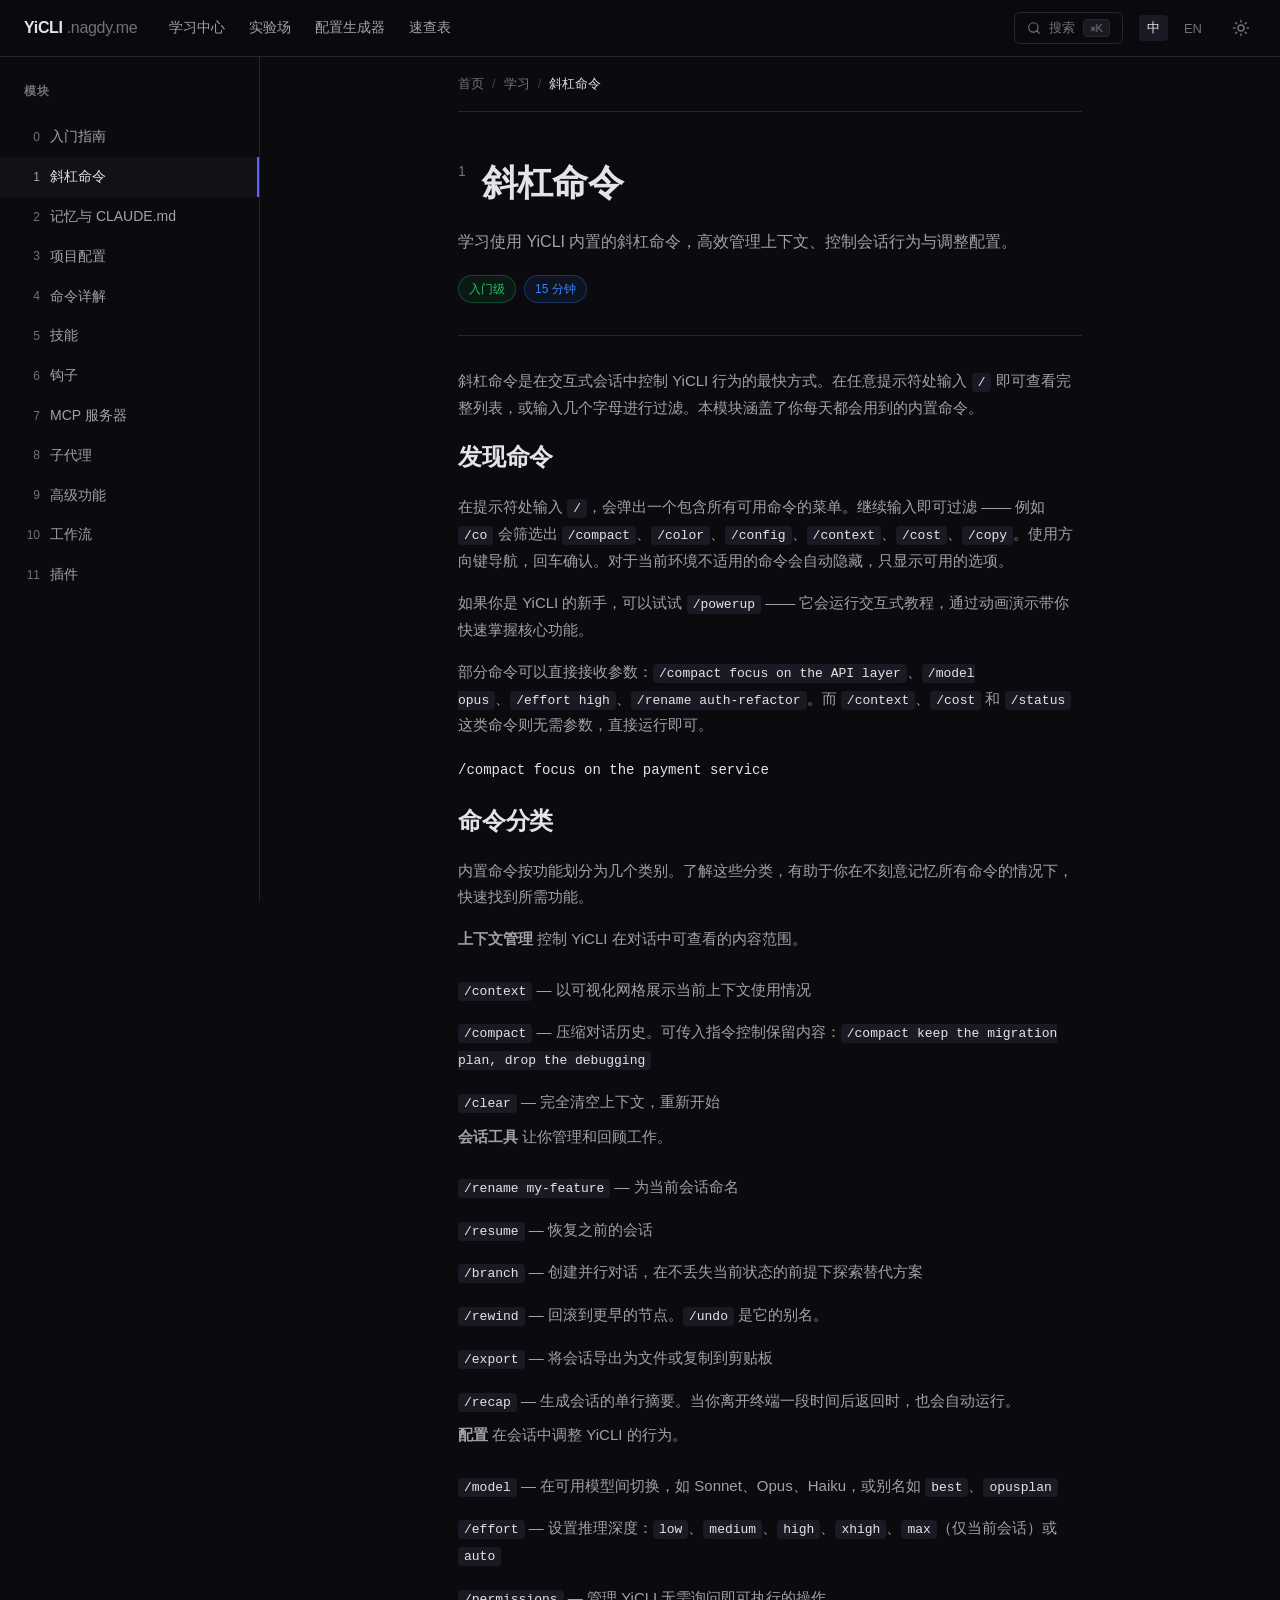
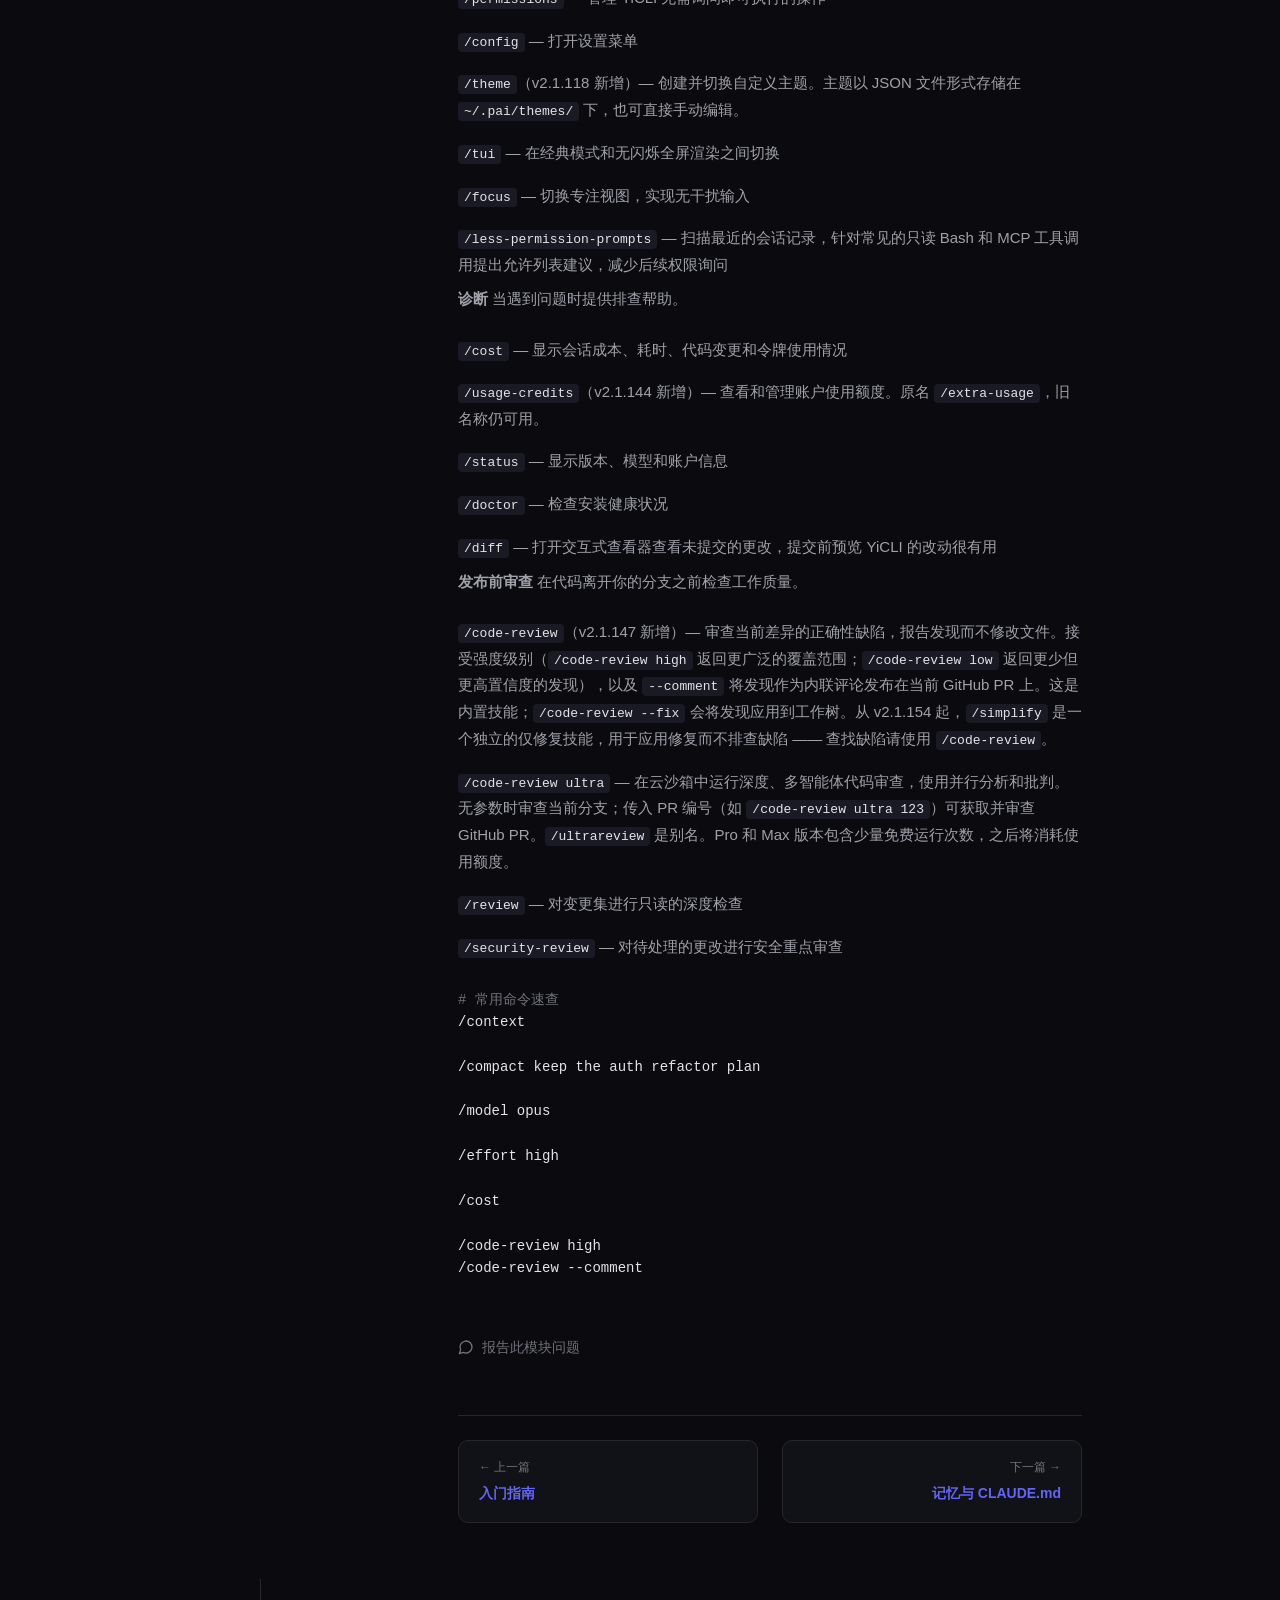
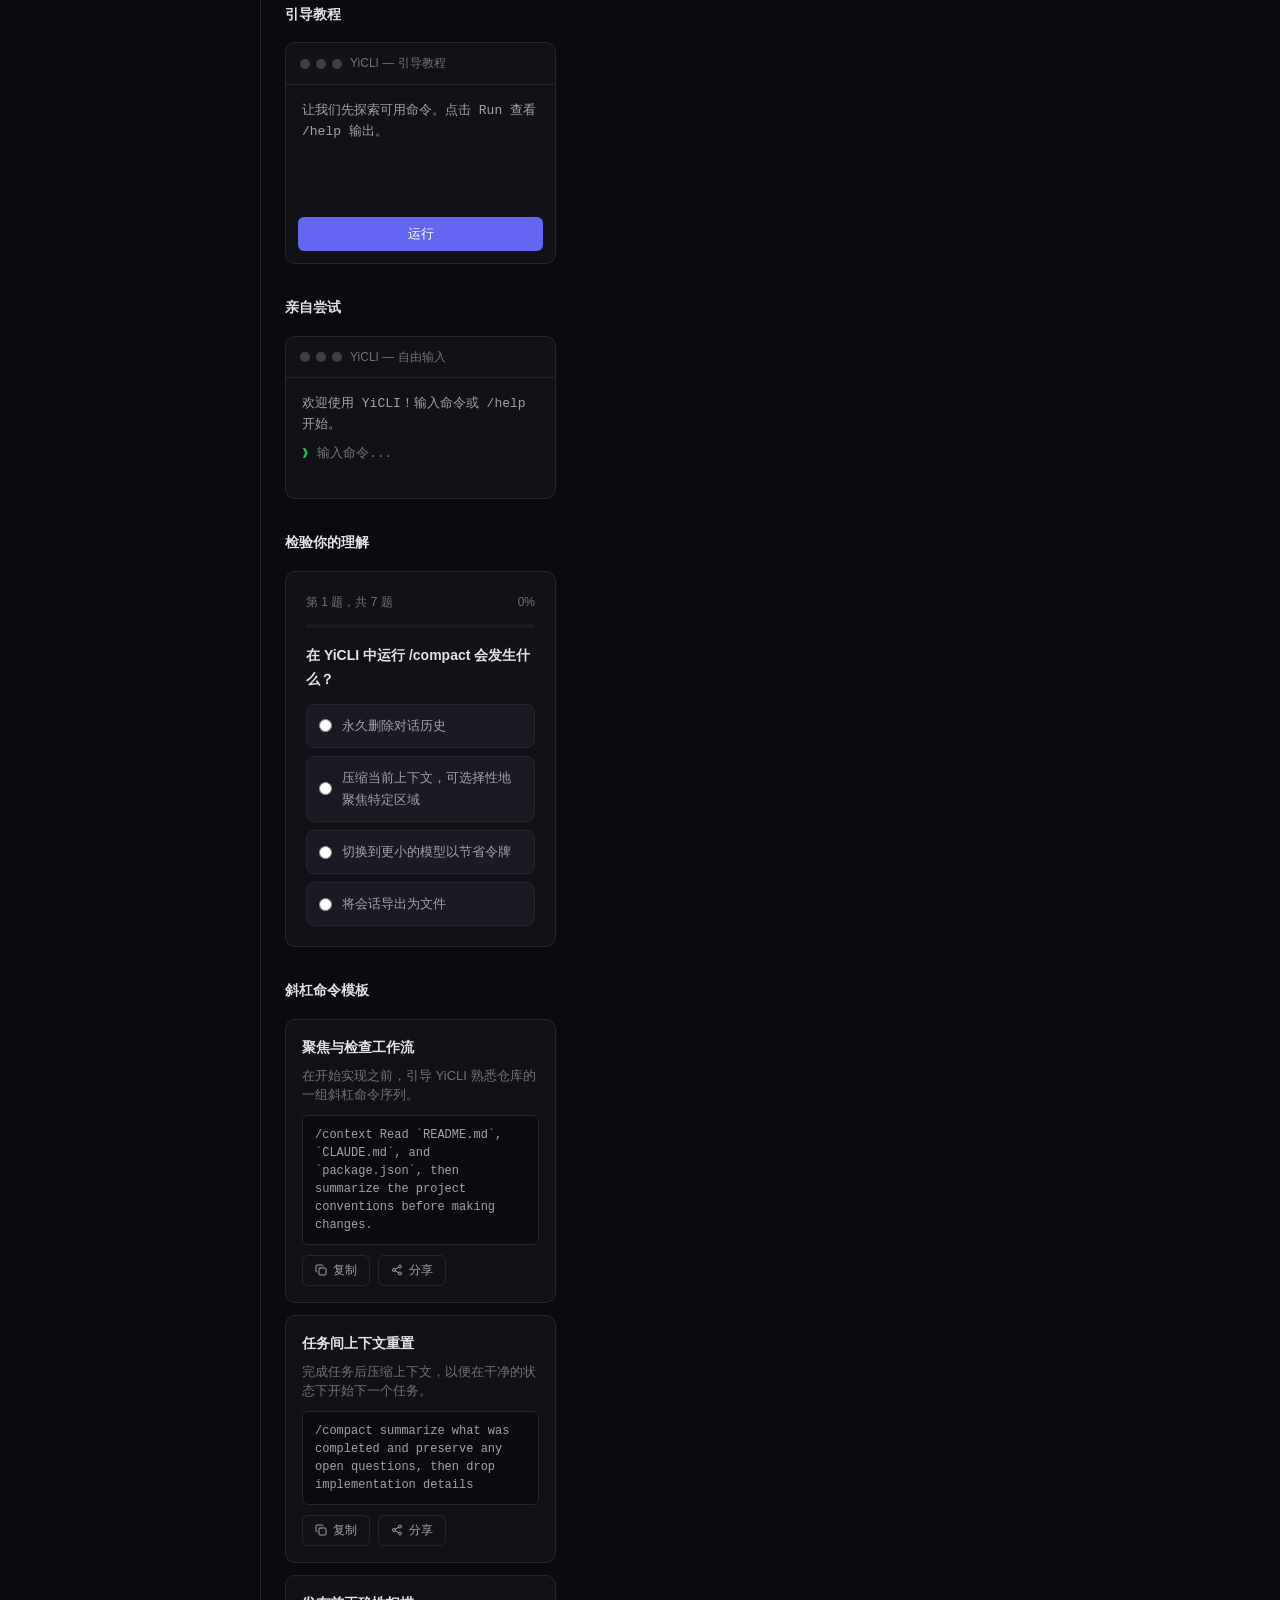
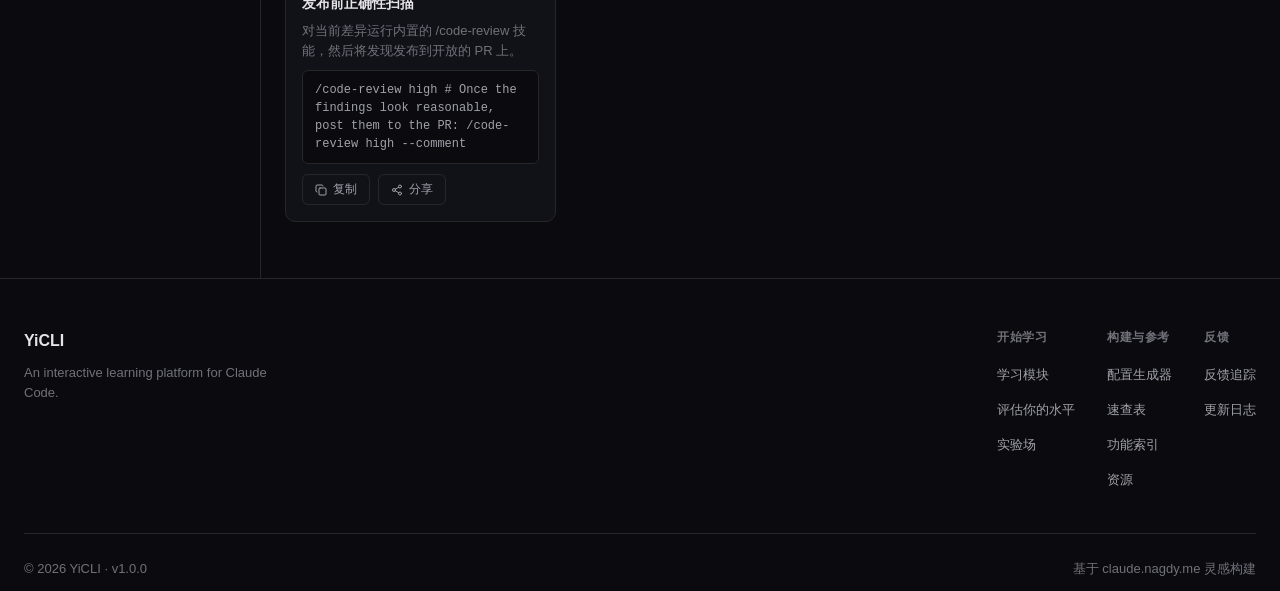
<file: demo-step/index.html>
<!DOCTYPE html>
<html lang="zh-CN">
<head>
  <meta charset="UTF-8">
  <meta name="viewport" content="width=device-width, initial-scale=1.0">
  <title>斜杠命令 — YiCLI 学习中心</title>
  <style>
    :root {
      --bg-primary: #0a0a0f;
      --bg-secondary: #111118;
      --bg-tertiary: #1a1a24;
      --text-primary: #e4e4e7;
      --text-secondary: #a1a1aa;
      --text-muted: #71717a;
      --accent: #6366f1;
      --accent-hover: #818cf8;
      --border: #27272a;
      --border-hover: #3f3f46;
      --code-bg: #0d0d14;
      --success: #22c55e;
      --warning: #f59e0b;
      --info: #3b82f6;
    }

    * {
      margin: 0;
      padding: 0;
      box-sizing: border-box;
    }

    body {
      font-family: -apple-system, BlinkMacSystemFont, "Segoe UI", Roboto, "Helvetica Neue", Arial, sans-serif;
      background-color: var(--bg-primary);
      color: var(--text-primary);
      line-height: 1.7;
      -webkit-font-smoothing: antialiased;
      min-height: 100vh;
      display: flex;
      flex-direction: column;
    }

    a {
      color: var(--accent);
      text-decoration: none;
      transition: color 0.2s;
    }

    a:hover {
      color: var(--accent-hover);
    }

    /* Header */
    .site-header {
      border-bottom: 1px solid var(--border);
      background: rgba(10, 10, 15, 0.9);
      backdrop-filter: blur(12px);
      position: sticky;
      top: 0;
      z-index: 50;
    }

    .header-inner {
      max-width: 1440px;
      margin: 0 auto;
      padding: 0 24px;
      height: 56px;
      display: flex;
      align-items: center;
      justify-content: space-between;
    }

    .header-left {
      display: flex;
      align-items: center;
      gap: 32px;
    }

    .logo {
      font-weight: 700;
      font-size: 16px;
      color: var(--text-primary);
      display: flex;
      align-items: center;
      gap: 4px;
      letter-spacing: -0.02em;
    }

    .logo span {
      color: var(--text-muted);
      font-weight: 400;
    }

    .nav-links {
      display: flex;
      gap: 24px;
      align-items: center;
    }

    .nav-links a {
      color: var(--text-secondary);
      font-size: 14px;
      font-weight: 500;
    }

    .nav-links a:hover {
      color: var(--text-primary);
    }

    .header-right {
      display: flex;
      align-items: center;
      gap: 16px;
    }

    .search-btn {
      display: flex;
      align-items: center;
      gap: 8px;
      padding: 6px 12px;
      border: 1px solid var(--border);
      border-radius: 6px;
      background: transparent;
      color: var(--text-muted);
      font-size: 13px;
      cursor: pointer;
      transition: border-color 0.2s;
    }

    .search-btn:hover {
      border-color: var(--border-hover);
      color: var(--text-secondary);
    }

    .search-btn kbd {
      font-family: inherit;
      font-size: 11px;
      padding: 2px 6px;
      border-radius: 4px;
      background: var(--bg-tertiary);
      border: 1px solid var(--border);
    }

    .lang-toggle {
      display: flex;
      align-items: center;
      gap: 8px;
      font-size: 13px;
      color: var(--text-muted);
    }

    .lang-toggle button {
      background: none;
      border: none;
      color: var(--text-muted);
      cursor: pointer;
      font-size: 13px;
      padding: 4px 8px;
      border-radius: 4px;
      transition: color 0.2s;
    }

    .lang-toggle button:hover {
      color: var(--text-secondary);
    }

    .lang-toggle button.active {
      color: var(--text-primary);
      background: var(--bg-tertiary);
    }

    .theme-toggle {
      background: none;
      border: none;
      color: var(--text-muted);
      cursor: pointer;
      padding: 6px;
      border-radius: 6px;
      display: flex;
      align-items: center;
      justify-content: center;
      transition: color 0.2s, background 0.2s;
    }

    .theme-toggle:hover {
      color: var(--text-secondary);
      background: var(--bg-tertiary);
    }

    /* Layout */
    .layout {
      display: flex;
      flex: 1;
      max-width: 1440px;
      margin: 0 auto;
      width: 100%;
    }

    /* Sidebar */
    .sidebar {
      width: 260px;
      border-right: 1px solid var(--border);
      padding: 24px 0;
      position: sticky;
      top: 56px;
      height: calc(100vh - 56px);
      overflow-y: auto;
      flex-shrink: 0;
    }

    .sidebar-header {
      padding: 0 24px 16px;
      display: flex;
      align-items: center;
      justify-content: space-between;
    }

    .sidebar-title {
      font-size: 12px;
      font-weight: 600;
      text-transform: uppercase;
      letter-spacing: 0.05em;
      color: var(--text-muted);
    }

    .sidebar-toggle {
      display: none;
      background: none;
      border: none;
      color: var(--text-muted);
      cursor: pointer;
      padding: 4px;
    }

    .module-list {
      list-style: none;
    }

    .module-list li {
      margin: 0;
    }

    .module-list a {
      display: flex;
      align-items: center;
      gap: 10px;
      padding: 8px 24px;
      color: var(--text-secondary);
      font-size: 14px;
      transition: background 0.15s, color 0.15s;
    }

    .module-list a:hover {
      background: var(--bg-secondary);
      color: var(--text-primary);
    }

    .module-list a.active {
      color: var(--text-primary);
      background: var(--bg-secondary);
      border-right: 2px solid var(--accent);
    }

    .module-num {
      font-size: 12px;
      color: var(--text-muted);
      width: 16px;
      text-align: right;
      flex-shrink: 0;
    }

    .module-list a.active .module-num {
      color: var(--text-secondary);
    }

    /* Main */
    .main {
      flex: 1;
      min-width: 0;
      display: flex;
      flex-direction: column;
    }

    .main-content {
      flex: 1;
      display: flex;
      flex-direction: column;
    }

    .content-wrapper {
      flex: 1;
      padding: 0 48px;
      max-width: 720px;
      margin: 0 auto;
      width: 100%;
    }

    /* Breadcrumb */
    .breadcrumb {
      padding: 16px 0;
      font-size: 13px;
      color: var(--text-muted);
      border-bottom: 1px solid var(--border);
      display: flex;
      align-items: center;
      gap: 8px;
    }

    .breadcrumb a {
      color: var(--text-muted);
    }

    .breadcrumb a:hover {
      color: var(--accent);
    }

    .breadcrumb .sep {
      color: var(--text-muted);
      opacity: 0.5;
    }

    .breadcrumb .current {
      color: var(--text-primary);
    }

    /* Hero */
    .hero {
      padding: 40px 0 32px;
      border-bottom: 1px solid var(--border);
    }

    .hero-header {
      display: flex;
      align-items: flex-start;
      gap: 16px;
      margin-bottom: 16px;
    }

    .hero-num {
      font-size: 14px;
      color: var(--text-muted);
      font-weight: 500;
      margin-top: 8px;
    }

    .hero h1 {
      font-size: 36px;
      font-weight: 700;
      letter-spacing: -0.02em;
      color: var(--text-primary);
    }

    .hero-description {
      font-size: 16px;
      color: var(--text-secondary);
      line-height: 1.6;
      margin-bottom: 20px;
    }

    .meta-tags {
      display: flex;
      gap: 8px;
      flex-wrap: wrap;
    }

    .tag {
      display: inline-flex;
      align-items: center;
      padding: 3px 10px;
      border-radius: 9999px;
      font-size: 12px;
      font-weight: 500;
      border: 1px solid var(--border);
      background: var(--bg-secondary);
      color: var(--text-secondary);
    }

    .tag.beginner {
      border-color: rgba(34, 197, 94, 0.3);
      color: var(--success);
      background: rgba(34, 197, 94, 0.08);
    }

    .tag.time {
      border-color: rgba(59, 130, 246, 0.3);
      color: var(--info);
      background: rgba(59, 130, 246, 0.08);
    }

    /* Content */
    .content {
      padding: 32px 0;
      flex: 1;
    }

    .section {
      margin-bottom: 40px;
    }

    .section h2 {
      font-size: 24px;
      font-weight: 600;
      margin-bottom: 16px;
      letter-spacing: -0.01em;
      color: var(--text-primary);
    }

    .section p {
      color: var(--text-secondary);
      margin-bottom: 16px;
      font-size: 15px;
      line-height: 1.75;
    }

    .section ul {
      list-style: none;
      padding: 0;
    }

    .section ul li {
      padding: 8px 0;
      color: var(--text-secondary);
      font-size: 15px;
      line-height: 1.75;
    }

    .section ul li strong {
      color: var(--text-primary);
      font-weight: 600;
    }

    .section code {
      font-family: "SF Mono", "Fira Code", "Fira Mono", Menlo, Consolas, monospace;
      font-size: 13px;
      background: var(--bg-tertiary);
      padding: 2px 6px;
      border-radius: 4px;
      color: var(--text-primary);
    }

    /* Code block (standalone) */
    .code-block {
      margin: 20px 0;
    }

    .code-block pre {
      font-family: "SF Mono", "Fira Code", "Fira Mono", Menlo, Consolas, monospace;
      font-size: 14px;
      line-height: 1.6;
      color: #e4e4e7;
      white-space: pre-wrap;
      word-break: break-word;
    }

    /* Inline command list */
    .command-list {
      margin: 16px 0;
    }

    .command-item {
      padding: 8px 0;
      display: flex;
      gap: 8px;
      align-items: baseline;
      flex-wrap: wrap;
    }

    .command-item code {
      font-family: "SF Mono", "Fira Code", monospace;
      font-size: 14px;
      color: var(--accent-hover);
      background: none;
      padding: 0;
    }

    .command-item .desc {
      color: var(--text-secondary);
      font-size: 15px;
    }

    /* Module nav */
    .module-nav {
      border-top: 1px solid var(--border);
      padding: 24px 0;
      display: flex;
      justify-content: space-between;
      gap: 24px;
      margin-top: 40px;
    }

    .nav-card {
      flex: 1;
      padding: 16px 20px;
      background: var(--bg-secondary);
      border: 1px solid var(--border);
      border-radius: 10px;
      transition: border-color 0.2s, transform 0.2s;
      text-decoration: none;
      display: block;
    }

    .nav-card:hover {
      border-color: var(--border-hover);
      transform: translateY(-2px);
    }

    .nav-label {
      font-size: 12px;
      color: var(--text-muted);
      margin-bottom: 4px;
    }

    .nav-title {
      font-size: 14px;
      font-weight: 600;
      color: var(--accent);
    }

    .nav-card.next {
      text-align: right;
    }

    .feedback-link {
      display: inline-flex;
      align-items: center;
      gap: 8px;
      padding: 16px 0;
      font-size: 14px;
      color: var(--text-muted);
    }

    .feedback-link:hover {
      color: var(--text-secondary);
    }

    /* Right sidebar */
    .right-sidebar {
      width: 320px;
      border-left: 1px solid var(--border);
      padding: 24px;
      overflow-y: auto;
      flex-shrink: 0;
    }

    .widget {
      margin-bottom: 32px;
    }

    .widget h3 {
      font-size: 14px;
      font-weight: 600;
      margin-bottom: 16px;
      color: var(--text-primary);
    }

    .terminal {
      background: var(--bg-secondary);
      border: 1px solid var(--border);
      border-radius: 10px;
      overflow: hidden;
    }

    .terminal-header {
      padding: 10px 14px;
      border-bottom: 1px solid var(--border);
      font-size: 12px;
      color: var(--text-muted);
      display: flex;
      align-items: center;
      gap: 8px;
    }

    .terminal-dots {
      display: flex;
      gap: 6px;
    }

    .terminal-dot {
      width: 10px;
      height: 10px;
      border-radius: 50%;
      background: var(--border-hover);
    }

    .terminal-body {
      padding: 16px;
      font-family: "SF Mono", "Fira Code", monospace;
      font-size: 13px;
      line-height: 1.6;
      color: var(--text-secondary);
      min-height: 120px;
    }

    .terminal-input-line {
      display: flex;
      align-items: center;
      gap: 8px;
      margin-top: 8px;
    }

    .terminal-prompt {
      color: var(--success);
    }

    .terminal-input {
      flex: 1;
      background: transparent;
      border: none;
      color: var(--text-primary);
      font-family: inherit;
      font-size: inherit;
      outline: none;
    }

    .run-btn {
      margin-top: 12px;
      width: 100%;
      padding: 8px 16px;
      background: var(--accent);
      color: white;
      border: none;
      border-radius: 6px;
      font-size: 13px;
      font-weight: 500;
      cursor: pointer;
      transition: background 0.2s;
    }

    .run-btn:hover {
      background: var(--accent-hover);
    }

    .quiz-widget {
      background: var(--bg-secondary);
      border: 1px solid var(--border);
      border-radius: 10px;
      padding: 20px;
    }

    .quiz-header {
      display: flex;
      justify-content: space-between;
      align-items: center;
      margin-bottom: 12px;
    }

    .quiz-progress-text {
      font-size: 12px;
      color: var(--text-muted);
    }

    .quiz-progress-bar {
      width: 100%;
      height: 4px;
      background: var(--bg-tertiary);
      border-radius: 2px;
      margin-bottom: 16px;
      overflow: hidden;
    }

    .quiz-progress-fill {
      height: 100%;
      background: var(--accent);
      border-radius: 2px;
      transition: width 0.3s;
    }

    .quiz-question {
      font-size: 14px;
      font-weight: 600;
      margin-bottom: 12px;
      color: var(--text-primary);
    }

    .quiz-options {
      display: flex;
      flex-direction: column;
      gap: 8px;
    }

    .quiz-option {
      display: flex;
      align-items: center;
      gap: 10px;
      padding: 10px 12px;
      background: var(--bg-tertiary);
      border: 1px solid var(--border);
      border-radius: 8px;
      cursor: pointer;
      font-size: 13px;
      color: var(--text-secondary);
      transition: border-color 0.2s, color 0.2s;
    }

    .quiz-option:hover {
      border-color: var(--border-hover);
      color: var(--text-primary);
    }

    .quiz-option input[type="radio"] {
      accent-color: var(--accent);
    }

    .template-card {
      background: var(--bg-secondary);
      border: 1px solid var(--border);
      border-radius: 10px;
      padding: 16px;
      margin-bottom: 12px;
    }

    .template-title {
      font-size: 14px;
      font-weight: 600;
      margin-bottom: 6px;
      color: var(--text-primary);
    }

    .template-desc {
      font-size: 13px;
      color: var(--text-muted);
      margin-bottom: 10px;
      line-height: 1.5;
    }

    .template-code {
      background: var(--bg-primary);
      border: 1px solid var(--border);
      border-radius: 6px;
      padding: 10px 12px;
      font-family: "SF Mono", "Fira Code", monospace;
      font-size: 12px;
      line-height: 1.5;
      color: var(--text-secondary);
      margin-bottom: 10px;
      position: relative;
    }

    .template-actions {
      display: flex;
      gap: 8px;
    }

    .template-btn {
      display: flex;
      align-items: center;
      gap: 6px;
      padding: 6px 12px;
      background: transparent;
      border: 1px solid var(--border);
      border-radius: 6px;
      color: var(--text-secondary);
      font-size: 12px;
      cursor: pointer;
      transition: border-color 0.2s, color 0.2s;
    }

    .template-btn:hover {
      border-color: var(--border-hover);
      color: var(--text-primary);
    }

    /* Footer */
    .site-footer {
      border-top: 1px solid var(--border);
      padding: 48px 24px 32px;
      margin-top: auto;
    }

    .footer-inner {
      max-width: 1440px;
      margin: 0 auto;
      display: flex;
      justify-content: space-between;
      gap: 48px;
    }

    .footer-brand {
      max-width: 280px;
    }

    .footer-logo {
      font-size: 16px;
      font-weight: 700;
      margin-bottom: 8px;
      color: var(--text-primary);
    }

    .footer-desc {
      font-size: 13px;
      color: var(--text-muted);
      line-height: 1.6;
      margin-bottom: 16px;
    }

    .footer-links {
      display: flex;
      gap: 32px;
    }

    .footer-col h4 {
      font-size: 12px;
      font-weight: 600;
      text-transform: uppercase;
      letter-spacing: 0.05em;
      color: var(--text-muted);
      margin-bottom: 12px;
    }

    .footer-col ul {
      list-style: none;
    }

    .footer-col li {
      margin-bottom: 8px;
    }

    .footer-col a {
      font-size: 13px;
      color: var(--text-secondary);
    }

    .footer-col a:hover {
      color: var(--text-primary);
    }

    .footer-bottom {
      max-width: 1440px;
      margin: 32px auto 0;
      padding-top: 24px;
      border-top: 1px solid var(--border);
      display: flex;
      justify-content: space-between;
      align-items: center;
      font-size: 13px;
      color: var(--text-muted);
    }

    /* Responsive */
    @media (max-width: 1100px) {
      .right-sidebar {
        display: none;
      }
    }

    @media (max-width: 860px) {
      .sidebar {
        display: none;
      }

      .content-wrapper {
        padding: 0 24px;
      }

      .header-left .nav-links {
        display: none;
      }
    }
  </style>
</head>
<body>

  <!-- Header -->
  <header class="site-header">
    <div class="header-inner">
      <div class="header-left">
        <a href="#" class="logo">YiCLI <span>.nagdy.me</span></a>
        <nav class="nav-links">
          <a href="#">学习中心</a>
          <a href="#">实验场</a>
          <a href="#">配置生成器</a>
          <a href="#">速查表</a>
        </nav>
      </div>
      <div class="header-right">
        <button class="search-btn" onclick="alert('搜索功能即将上线')">
          <svg width="14" height="14" viewBox="0 0 24 24" fill="none" stroke="currentColor" stroke-width="2" stroke-linecap="round" stroke-linejoin="round"><circle cx="11" cy="11" r="8"></circle><path d="m21 21-4.3-4.3"></path></svg>
          搜索
          <kbd>⌘K</kbd>
        </button>
        <div class="lang-toggle">
          <button class="active">中</button>
          <button>EN</button>
        </div>
        <button class="theme-toggle" onclick="toggleTheme()" title="切换深色模式">
          <svg width="18" height="18" viewBox="0 0 24 24" fill="none" stroke="currentColor" stroke-width="2" stroke-linecap="round" stroke-linejoin="round"><circle cx="12" cy="12" r="4"></circle><path d="M12 2v2"></path><path d="M12 20v2"></path><path d="m4.93 4.93 1.41 1.41"></path><path d="m17.66 17.66 1.41 1.41"></path><path d="M2 12h2"></path><path d="M20 12h2"></path><path d="m4.93 19.07 1.41-1.41"></path><path d="m17.66 6.34 1.41-1.41"></path></svg>
        </button>
      </div>
    </div>
  </header>

  <div class="layout">
    <!-- Left Sidebar -->
    <aside class="sidebar">
      <div class="sidebar-header">
        <span class="sidebar-title">模块</span>
        <button class="sidebar-toggle">
          <svg width="18" height="18" viewBox="0 0 24 24" fill="none" stroke="currentColor" stroke-width="2" stroke-linecap="round" stroke-linejoin="round"><path d="M19 12H5"></path><path d="M12 19l-7-7 7-7"></path></svg>
        </button>
      </div>
      <ul class="module-list">
        <li><a href="#"><span class="module-num">0</span> 入门指南</a></li>
        <li><a href="#" class="active"><span class="module-num">1</span> 斜杠命令</a></li>
        <li><a href="#"><span class="module-num">2</span> 记忆与 CLAUDE.md</a></li>
        <li><a href="#"><span class="module-num">3</span> 项目配置</a></li>
        <li><a href="#"><span class="module-num">4</span> 命令详解</a></li>
        <li><a href="#"><span class="module-num">5</span> 技能</a></li>
        <li><a href="#"><span class="module-num">6</span> 钩子</a></li>
        <li><a href="#"><span class="module-num">7</span> MCP 服务器</a></li>
        <li><a href="#"><span class="module-num">8</span> 子代理</a></li>
        <li><a href="#"><span class="module-num">9</span> 高级功能</a></li>
        <li><a href="#"><span class="module-num">10</span> 工作流</a></li>
        <li><a href="#"><span class="module-num">11</span> 插件</a></li>
      </ul>
    </aside>

    <!-- Main Content -->
    <main class="main">
      <div class="main-content">
        <div class="content-wrapper">
          <!-- Breadcrumb -->
          <nav class="breadcrumb">
            <a href="#">首页</a>
            <span class="sep">/</span>
            <a href="#">学习</a>
            <span class="sep">/</span>
            <span class="current">斜杠命令</span>
          </nav>

          <!-- Hero -->
          <section class="hero">
            <div class="hero-header">
              <span class="hero-num">1</span>
              <h1>斜杠命令</h1>
            </div>
            <p class="hero-description">
              学习使用 YiCLI 内置的斜杠命令，高效管理上下文、控制会话行为与调整配置。
            </p>
            <div class="meta-tags">
              <span class="tag beginner">入门级</span>
              <span class="tag time">15 分钟</span>
            </div>
          </section>

          <!-- Content -->
          <div class="content">
            <div class="section">
              <p>
                斜杠命令是在交互式会话中控制 YiCLI 行为的最快方式。在任意提示符处输入 <code>/</code> 即可查看完整列表，或输入几个字母进行过滤。本模块涵盖了你每天都会用到的内置命令。
              </p>

              <h2>发现命令</h2>
              <p>
                在提示符处输入 <code>/</code>，会弹出一个包含所有可用命令的菜单。继续输入即可过滤 —— 例如 <code>/co</code> 会筛选出 <code>/compact</code>、<code>/color</code>、<code>/config</code>、<code>/context</code>、<code>/cost</code>、<code>/copy</code>。使用方向键导航，回车确认。对于当前环境不适用的命令会自动隐藏，只显示可用的选项。
              </p>
              <p>
                如果你是 YiCLI 的新手，可以试试 <code>/powerup</code> —— 它会运行交互式教程，通过动画演示带你快速掌握核心功能。
              </p>
              <p>
                部分命令可以直接接收参数：<code>/compact focus on the API layer</code>、<code>/model opus</code>、<code>/effort high</code>、<code>/rename auth-refactor</code>。而 <code>/context</code>、<code>/cost</code> 和 <code>/status</code> 这类命令则无需参数，直接运行即可。
              </p>

              <div class="code-block">
                <pre>/compact focus on the payment service</pre>
              </div>

              <h2>命令分类</h2>
              <p>
                内置命令按功能划分为几个类别。了解这些分类，有助于你在不刻意记忆所有命令的情况下，快速找到所需功能。
              </p>

              <p><strong>上下文管理</strong> 控制 YiCLI 在对话中可查看的内容范围。</p>
              <ul>
                <li><code>/context</code> — 以可视化网格展示当前上下文使用情况</li>
                <li><code>/compact</code> — 压缩对话历史。可传入指令控制保留内容：<code>/compact keep the migration plan, drop the debugging</code></li>
                <li><code>/clear</code> — 完全清空上下文，重新开始</li>
              </ul>

              <p><strong>会话工具</strong> 让你管理和回顾工作。</p>
              <ul>
                <li><code>/rename my-feature</code> — 为当前会话命名</li>
                <li><code>/resume</code> — 恢复之前的会话</li>
                <li><code>/branch</code> — 创建并行对话，在不丢失当前状态的前提下探索替代方案</li>
                <li><code>/rewind</code> — 回滚到更早的节点。<code>/undo</code> 是它的别名。</li>
                <li><code>/export</code> — 将会话导出为文件或复制到剪贴板</li>
                <li><code>/recap</code> — 生成会话的单行摘要。当你离开终端一段时间后返回时，也会自动运行。</li>
              </ul>

              <p><strong>配置</strong> 在会话中调整 YiCLI 的行为。</p>
              <ul>
                <li><code>/model</code> — 在可用模型间切换，如 Sonnet、Opus、Haiku，或别名如 <code>best</code>、<code>opusplan</code></li>
                <li><code>/effort</code> — 设置推理深度：<code>low</code>、<code>medium</code>、<code>high</code>、<code>xhigh</code>、<code>max</code>（仅当前会话）或 <code>auto</code></li>
                <li><code>/permissions</code> — 管理 YiCLI 无需询问即可执行的操作</li>
                <li><code>/config</code> — 打开设置菜单</li>
                <li><code>/theme</code>（v2.1.118 新增）— 创建并切换自定义主题。主题以 JSON 文件形式存储在 <code>~/.pai/themes/</code> 下，也可直接手动编辑。</li>
                <li><code>/tui</code> — 在经典模式和无闪烁全屏渲染之间切换</li>
                <li><code>/focus</code> — 切换专注视图，实现无干扰输入</li>
                <li><code>/less-permission-prompts</code> — 扫描最近的会话记录，针对常见的只读 Bash 和 MCP 工具调用提出允许列表建议，减少后续权限询问</li>
              </ul>

              <p><strong>诊断</strong> 当遇到问题时提供排查帮助。</p>
              <ul>
                <li><code>/cost</code> — 显示会话成本、耗时、代码变更和令牌使用情况</li>
                <li><code>/usage-credits</code>（v2.1.144 新增）— 查看和管理账户使用额度。原名 <code>/extra-usage</code>，旧名称仍可用。</li>
                <li><code>/status</code> — 显示版本、模型和账户信息</li>
                <li><code>/doctor</code> — 检查安装健康状况</li>
                <li><code>/diff</code> — 打开交互式查看器查看未提交的更改，提交前预览 YiCLI 的改动很有用</li>
              </ul>

              <p><strong>发布前审查</strong> 在代码离开你的分支之前检查工作质量。</p>
              <ul>
                <li>
                  <code>/code-review</code>（v2.1.147 新增）— 审查当前差异的正确性缺陷，报告发现而不修改文件。接受强度级别（<code>/code-review high</code> 返回更广泛的覆盖范围；<code>/code-review low</code> 返回更少但更高置信度的发现），以及 <code>--comment</code> 将发现作为内联评论发布在当前 GitHub PR 上。这是内置技能；<code>/code-review --fix</code> 会将发现应用到工作树。从 v2.1.154 起，<code>/simplify</code> 是一个独立的仅修复技能，用于应用修复而不排查缺陷 —— 查找缺陷请使用 <code>/code-review</code>。
                </li>
                <li>
                  <code>/code-review ultra</code> — 在云沙箱中运行深度、多智能体代码审查，使用并行分析和批判。无参数时审查当前分支；传入 PR 编号（如 <code>/code-review ultra 123</code>）可获取并审查 GitHub PR。<code>/ultrareview</code> 是别名。Pro 和 Max 版本包含少量免费运行次数，之后将消耗使用额度。
                </li>
                <li><code>/review</code> — 对变更集进行只读的深度检查</li>
                <li><code>/security-review</code> — 对待处理的更改进行安全重点审查</li>
              </ul>

              <div class="code-block">
                <pre><span style="color: var(--text-muted);"># 常用命令速查</span>
/context

/compact keep the auth refactor plan

/model opus

/effort high

/cost

/code-review high
/code-review --comment</pre>
              </div>
            </div>

            <!-- Feedback & Module Nav -->
            <a href="#" class="feedback-link">
              <svg width="16" height="16" viewBox="0 0 24 24" fill="none" stroke="currentColor" stroke-width="2" stroke-linecap="round" stroke-linejoin="round"><path d="M7.9 20A9 9 0 1 0 4 16.1L2 22Z"></path></svg>
              报告此模块问题
            </a>

            <nav class="module-nav">
              <a href="#" class="nav-card">
                <div class="nav-label">← 上一篇</div>
                <div class="nav-title">入门指南</div>
              </a>
              <a href="#" class="nav-card next">
                <div class="nav-label">下一篇 →</div>
                <div class="nav-title">记忆与 CLAUDE.md</div>
              </a>
            </nav>
          </div>
        </div>
      </div>

      <!-- Right Sidebar -->
      <aside class="right-sidebar">
        <!-- Guided Tutorial -->
        <div class="widget">
          <h3>引导教程</h3>
          <div class="terminal">
            <div class="terminal-header">
              <div class="terminal-dots">
                <div class="terminal-dot"></div>
                <div class="terminal-dot"></div>
                <div class="terminal-dot"></div>
              </div>
              <span>YiCLI — 引导教程</span>
            </div>
            <div class="terminal-body" id="guidedOutput">
              <div>让我们先探索可用命令。点击 Run 查看 /help 输出。</div>
            </div>
            <button class="run-btn" id="guidedRunBtn" style="margin: 12px; width: calc(100% - 24px);">运行</button>
          </div>
        </div>

        <!-- Try It Yourself -->
        <div class="widget">
          <h3>亲自尝试</h3>
          <div class="terminal">
            <div class="terminal-header">
              <div class="terminal-dots">
                <div class="terminal-dot"></div>
                <div class="terminal-dot"></div>
                <div class="terminal-dot"></div>
              </div>
              <span>YiCLI — 自由输入</span>
            </div>
            <div class="terminal-body">
              <div>欢迎使用 YiCLI！输入命令或 /help 开始。</div>
              <div class="terminal-input-line">
                <span class="terminal-prompt">❯</span>
                <input type="text" class="terminal-input" id="freeInput" placeholder="输入命令..." autocomplete="off">
              </div>
            </div>
          </div>
        </div>

        <!-- Check Your Understanding -->
        <div class="widget">
          <h3>检验你的理解</h3>
          <div class="quiz-widget">
            <div class="quiz-header">
              <span class="quiz-progress-text">第 1 题，共 7 题</span>
              <span class="quiz-progress-text" id="quizPercent">0%</span>
            </div>
            <div class="quiz-progress-bar">
              <div class="quiz-progress-fill" id="quizFill" style="width: 0%"></div>
            </div>
            <div class="quiz-question" id="quizQuestion">在 YiCLI 中运行 /compact 会发生什么？</div>
            <div class="quiz-options" id="quizOptions">
              <label class="quiz-option">
                <input type="radio" name="quiz" value="0">
                <span>永久删除对话历史</span>
              </label>
              <label class="quiz-option">
                <input type="radio" name="quiz" value="1">
                <span>压缩当前上下文，可选择性地聚焦特定区域</span>
              </label>
              <label class="quiz-option">
                <input type="radio" name="quiz" value="2">
                <span>切换到更小的模型以节省令牌</span>
              </label>
              <label class="quiz-option">
                <input type="radio" name="quiz" value="3">
                <span>将会话导出为文件</span>
              </label>
            </div>
          </div>
        </div>

        <!-- Templates -->
        <div class="widget">
          <h3>斜杠命令模板</h3>

          <div class="template-card">
            <div class="template-title">聚焦与检查工作流</div>
            <div class="template-desc">在开始实现之前，引导 YiCLI 熟悉仓库的一组斜杠命令序列。</div>
            <div class="template-code">/context
Read `README.md`, `CLAUDE.md`, and `package.json`, then summarize the project conventions before making changes.</div>
            <div class="template-actions">
              <button class="template-btn" onclick="copyTemplate(this)">
                <svg width="12" height="12" viewBox="0 0 24 24" fill="none" stroke="currentColor" stroke-width="2" stroke-linecap="round" stroke-linejoin="round"><rect width="14" height="14" x="8" y="8" rx="2" ry="2"></rect><path d="M4 16c-1.1 0-2-.9-2-2V4c0-1.1.9-2 2-2h10c1.1 0 2 .9 2 2"></path></svg>
                复制
              </button>
              <button class="template-btn">
                <svg width="12" height="12" viewBox="0 0 24 24" fill="none" stroke="currentColor" stroke-width="2" stroke-linecap="round" stroke-linejoin="round"><circle cx="18" cy="5" r="3"></circle><circle cx="6" cy="12" r="3"></circle><circle cx="18" cy="19" r="3"></circle><line x1="8.59" x2="15.42" y1="13.51" y2="17.49"></line><line x1="15.41" x2="8.59" y1="6.51" y2="10.49"></line></svg>
                分享
              </button>
            </div>
          </div>

          <div class="template-card">
            <div class="template-title">任务间上下文重置</div>
            <div class="template-desc">完成任务后压缩上下文，以便在干净的状态下开始下一个任务。</div>
            <div class="template-code">/compact summarize what was completed and preserve any open questions, then drop implementation details</div>
            <div class="template-actions">
              <button class="template-btn" onclick="copyTemplate(this)">
                <svg width="12" height="12" viewBox="0 0 24 24" fill="none" stroke="currentColor" stroke-width="2" stroke-linecap="round" stroke-linejoin="round"><rect width="14" height="14" x="8" y="8" rx="2" ry="2"></rect><path d="M4 16c-1.1 0-2-.9-2-2V4c0-1.1.9-2 2-2h10c1.1 0 2 .9 2 2"></path></svg>
                复制
              </button>
              <button class="template-btn">
                <svg width="12" height="12" viewBox="0 0 24 24" fill="none" stroke="currentColor" stroke-width="2" stroke-linecap="round" stroke-linejoin="round"><circle cx="18" cy="5" r="3"></circle><circle cx="6" cy="12" r="3"></circle><circle cx="18" cy="19" r="3"></circle><line x1="8.59" x2="15.42" y1="13.51" y2="17.49"></line><line x1="15.41" x2="8.59" y1="6.51" y2="10.49"></line></svg>
                分享
              </button>
            </div>
          </div>

          <div class="template-card">
            <div class="template-title">发布前正确性扫描</div>
            <div class="template-desc">对当前差异运行内置的 /code-review 技能，然后将发现发布到开放的 PR 上。</div>
            <div class="template-code">/code-review high
# Once the findings look reasonable, post them to the PR:
/code-review high --comment</div>
            <div class="template-actions">
              <button class="template-btn" onclick="copyTemplate(this)">
                <svg width="12" height="12" viewBox="0 0 24 24" fill="none" stroke="currentColor" stroke-width="2" stroke-linecap="round" stroke-linejoin="round"><rect width="14" height="14" x="8" y="8" rx="2" ry="2"></rect><path d="M4 16c-1.1 0-2-.9-2-2V4c0-1.1.9-2 2-2h10c1.1 0 2 .9 2 2"></path></svg>
                复制
              </button>
              <button class="template-btn">
                <svg width="12" height="12" viewBox="0 0 24 24" fill="none" stroke="currentColor" stroke-width="2" stroke-linecap="round" stroke-linejoin="round"><circle cx="18" cy="5" r="3"></circle><circle cx="6" cy="12" r="3"></circle><circle cx="18" cy="19" r="3"></circle><line x1="8.59" x2="15.42" y1="13.51" y2="17.49"></line><line x1="15.41" x2="8.59" y1="6.51" y2="10.49"></line></svg>
                分享
              </button>
            </div>
          </div>
        </div>
      </aside>
    </main>
  </div>

  <!-- Footer -->
  <footer class="site-footer">
    <div class="footer-inner">
      <div class="footer-brand">
        <div class="footer-logo">YiCLI</div>
        <p class="footer-desc">An interactive learning platform for Claude Code.</p>
      </div>
      <div class="footer-links">
        <div class="footer-col">
          <h4>开始学习</h4>
          <ul>
            <li><a href="#">学习模块</a></li>
            <li><a href="#">评估你的水平</a></li>
            <li><a href="#">实验场</a></li>
          </ul>
        </div>
        <div class="footer-col">
          <h4>构建与参考</h4>
          <ul>
            <li><a href="#">配置生成器</a></li>
            <li><a href="#">速查表</a></li>
            <li><a href="#">功能索引</a></li>
            <li><a href="#">资源</a></li>
          </ul>
        </div>
        <div class="footer-col">
          <h4>反馈</h4>
          <ul>
            <li><a href="#">反馈追踪</a></li>
            <li><a href="#">更新日志</a></li>
          </ul>
        </div>
      </div>
    </div>
    <div class="footer-bottom">
      <span>© 2026 YiCLI · v1.0.0</span>
      <span>基于 claude.nagdy.me 灵感构建</span>
    </div>
  </footer>

  <script>
    // Guided tutorial simulation
    const guidedOutput = document.getElementById('guidedOutput');
    const guidedRunBtn = document.getElementById('guidedRunBtn');

    const guidedSteps = [
      { text: '> /help', delay: 300 },
      { text: '', delay: 100 },
      { text: 'Available commands:', delay: 200 },
      { text: '  /compact        Compress the current conversation', delay: 100 },
      { text: '  /config         Open the settings menu', delay: 80 },
      { text: '  /context        Show context usage', delay: 80 },
      { text: '  /cost           Show session cost', delay: 80 },
      { text: '  /help           Show this help message', delay: 80 },
      { text: '  ...', delay: 80 },
    ];

    let guidedRunning = false;
    guidedRunBtn.addEventListener('click', async () => {
      if (guidedRunning) return;
      guidedRunning = true;
      guidedRunBtn.disabled = true;
      guidedRunBtn.textContent = '运行中...';
      guidedOutput.innerHTML = '';

      for (const step of guidedSteps) {
        await new Promise(r => setTimeout(r, step.delay));
        const div = document.createElement('div');
        div.textContent = step.text;
        guidedOutput.appendChild(div);
      }

      guidedRunning = false;
      guidedRunBtn.disabled = false;
      guidedRunBtn.textContent = '运行';
    });

    // Free type terminal
    const freeInput = document.getElementById('freeInput');
    freeInput.addEventListener('keydown', (e) => {
      if (e.key === 'Enter' && freeInput.value.trim()) {
        const terminalBody = freeInput.closest('.terminal-body');
        const line = document.createElement('div');
        line.innerHTML = `<span style="color: var(--success);">❯</span> ${freeInput.value}`;
        terminalBody.insertBefore(line, freeInput.parentElement);
        freeInput.value = '';

        // Simulate response
        setTimeout(() => {
          const response = document.createElement('div');
          response.style.color = 'var(--text-muted)';
          response.textContent = `Command executed: ${line.textContent.replace('❯ ', '')}`;
          terminalBody.insertBefore(response, freeInput.parentElement);
        }, 300);
      }
    });

    // Quiz
    const quizOptions = document.querySelectorAll('.quiz-option');
    quizOptions.forEach(opt => {
      opt.addEventListener('click', () => {
        quizOptions.forEach(o => o.style.borderColor = 'var(--border)');
        quizOptions.forEach(o => o.style.color = 'var(--text-secondary)');
        opt.style.borderColor = 'var(--accent)';
        opt.style.color = 'var(--text-primary)';
        document.getElementById('quizFill').style.width = '100%';
        document.getElementById('quizPercent').textContent = '100%';
      });
    });

    // Copy template
    function copyTemplate(btn) {
      const code = btn.closest('.template-card').querySelector('.template-code').textContent;
      navigator.clipboard.writeText(code).then(() => {
        const original = btn.innerHTML;
        btn.innerHTML = '<svg width="12" height="12" viewBox="0 0 24 24" fill="none" stroke="currentColor" stroke-width="2" stroke-linecap="round" stroke-linejoin="round"><polyline points="20 6 9 17 4 12"></polyline></svg> 已复制';
        setTimeout(() => {
          btn.innerHTML = original;
        }, 2000);
      });
    }

    // Theme toggle (placeholder)
    function toggleTheme() {
      alert('深色模式切换功能演示');
    }
  </script>
</body>
</html>
</file>
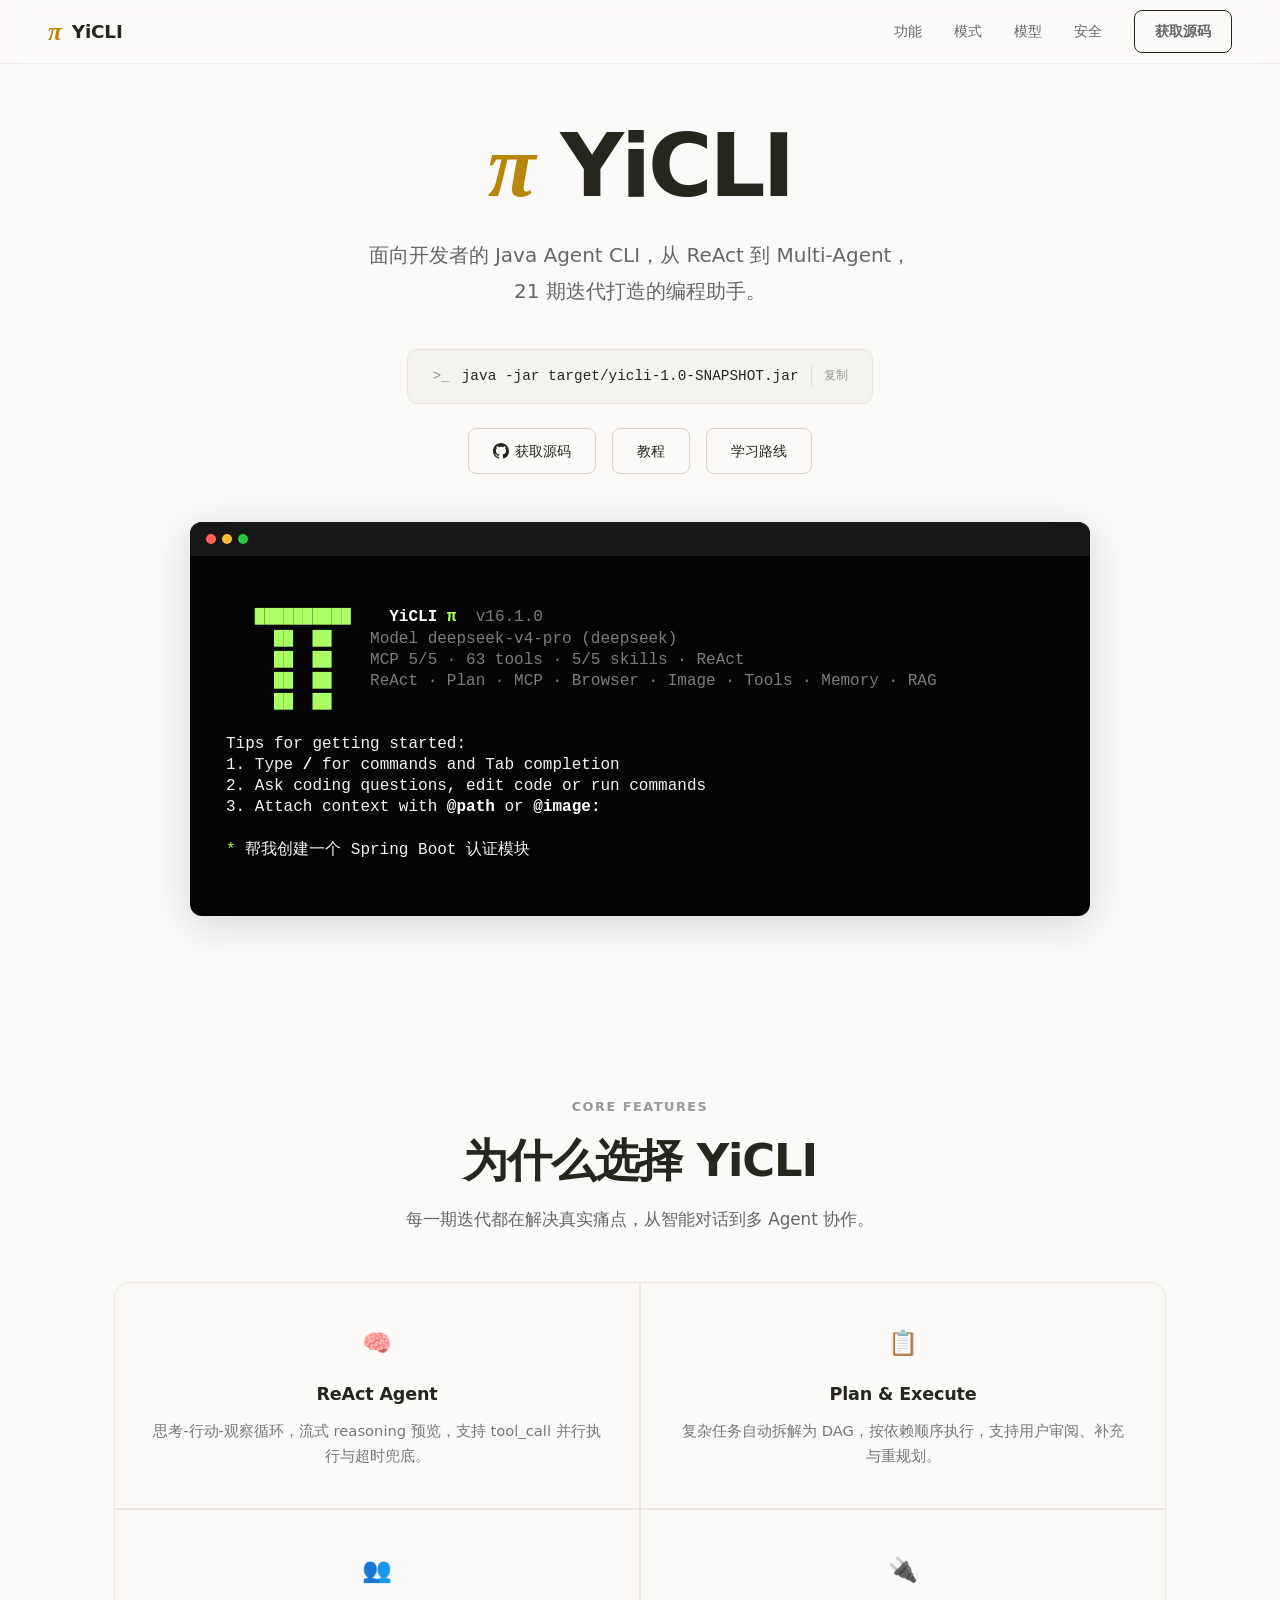
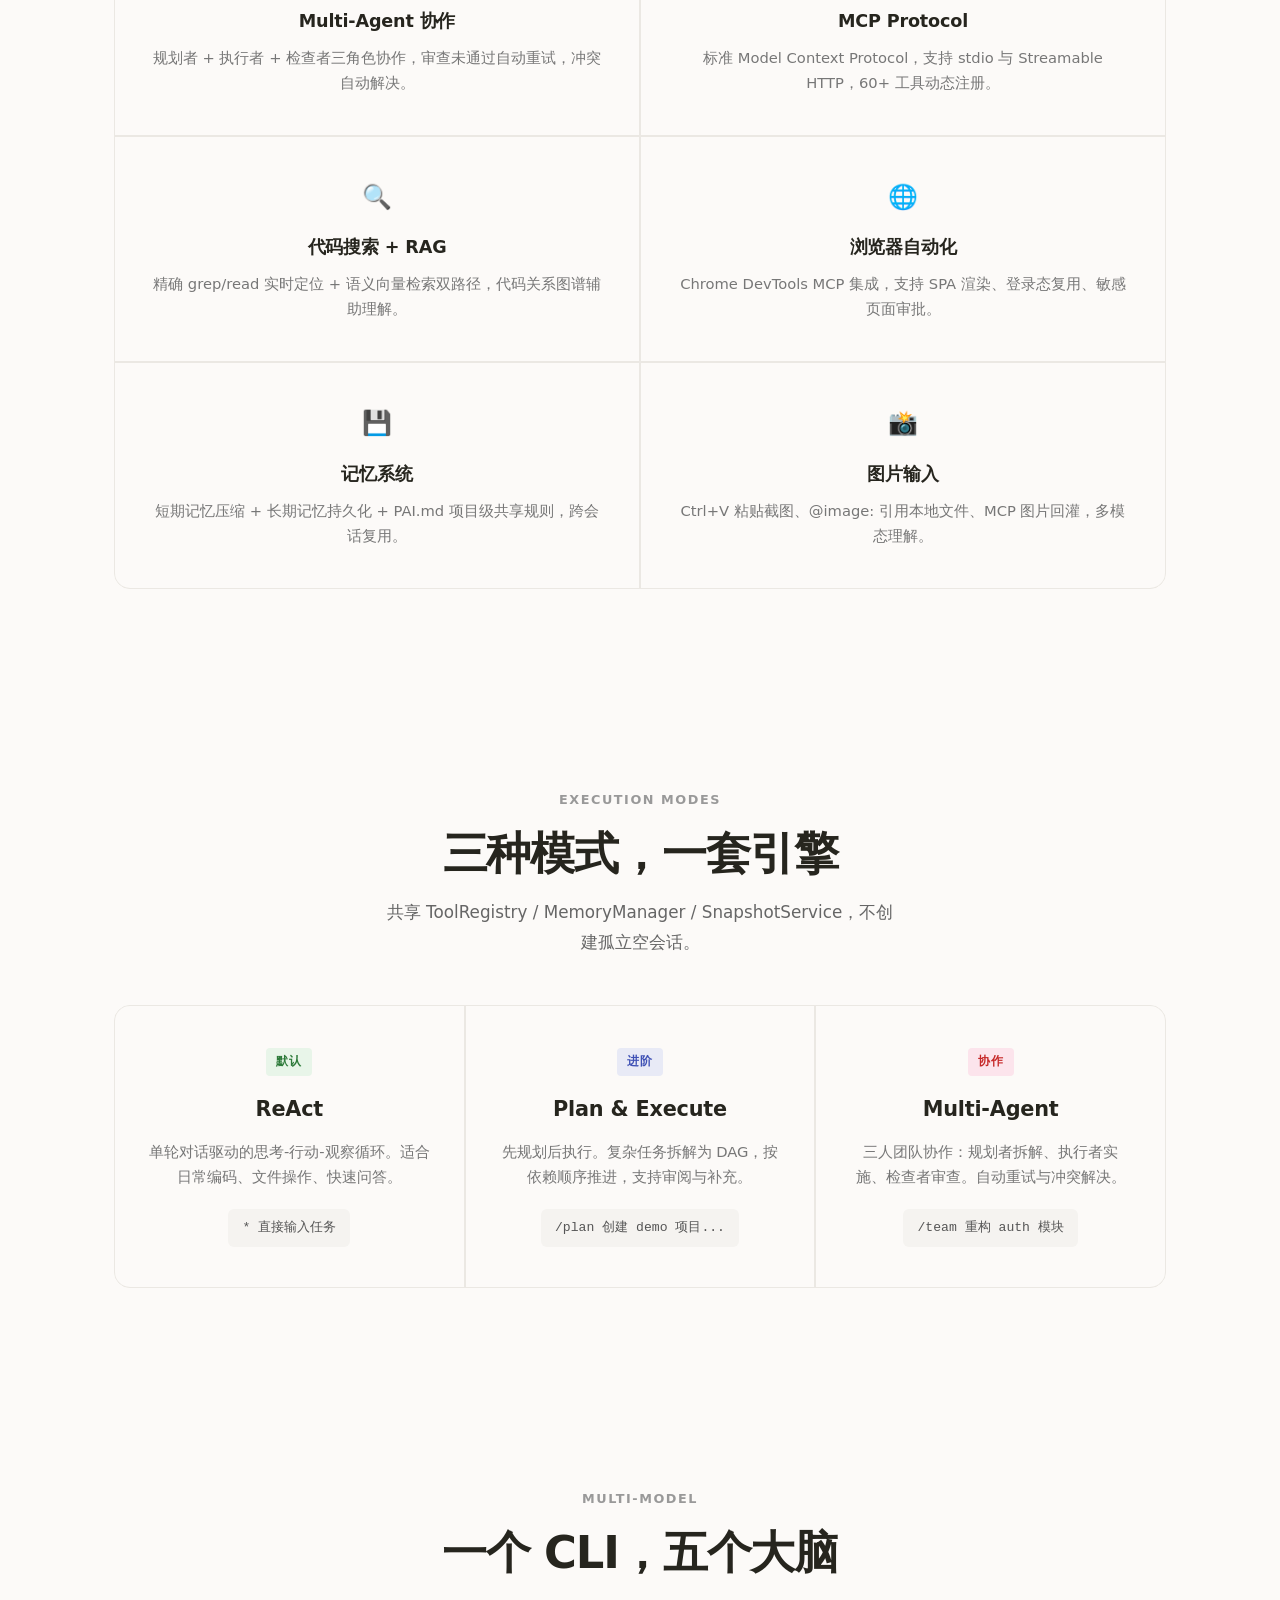
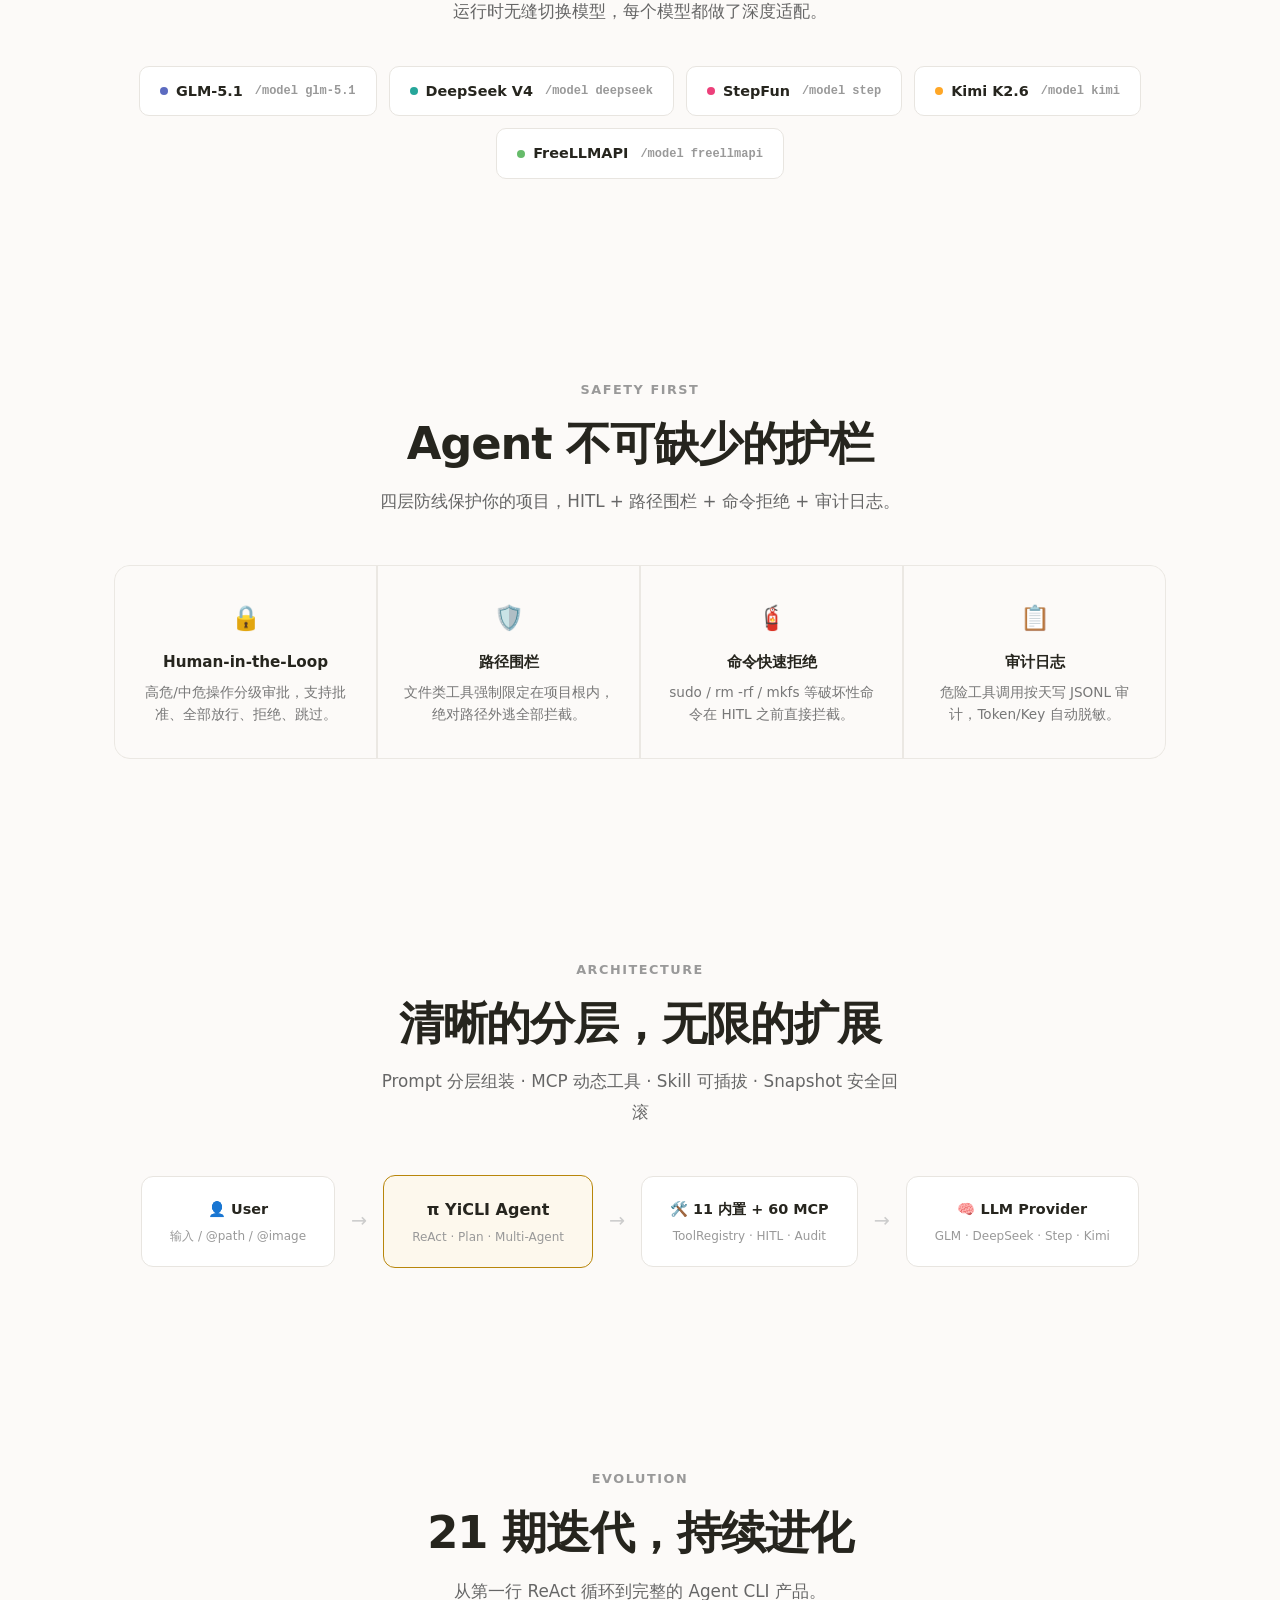
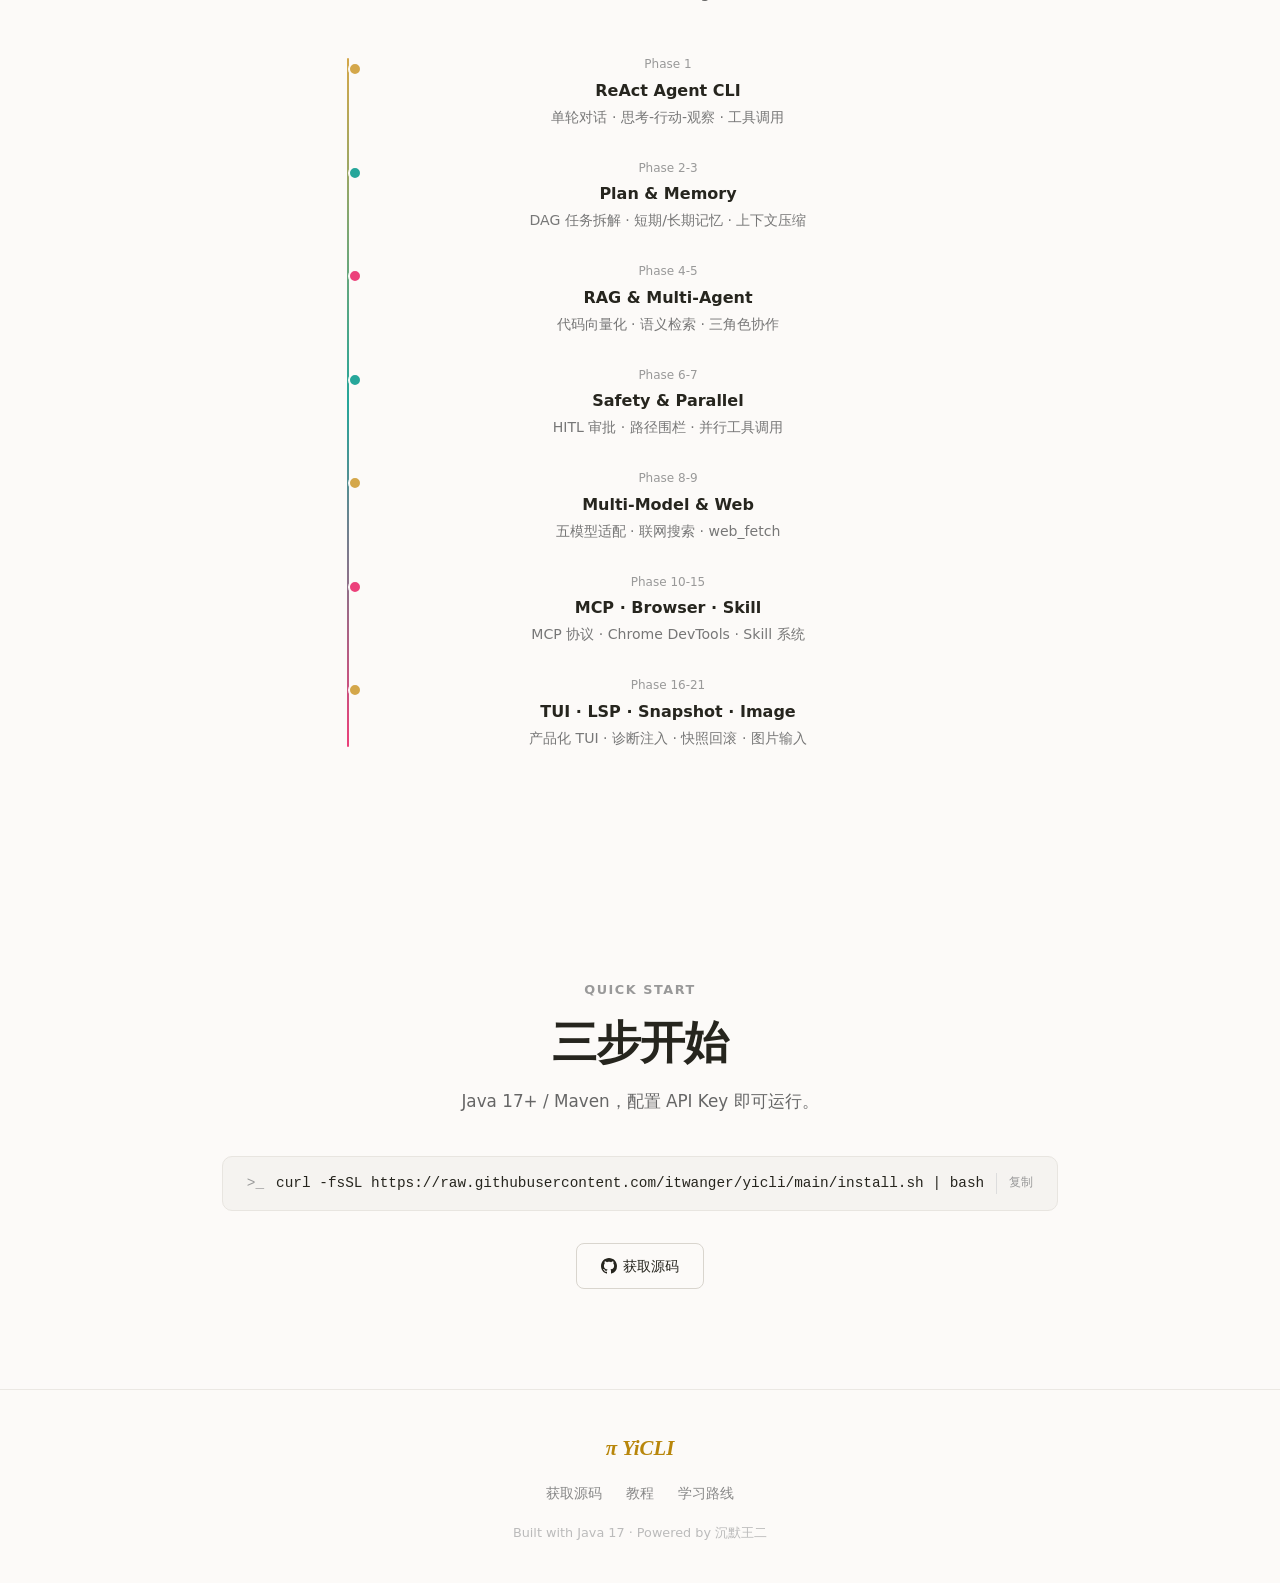
<file: landing/index.html>
<!DOCTYPE html>
<html lang="zh-CN">
<head>
<meta charset="UTF-8">
<meta name="viewport" content="width=device-width, initial-scale=1.0">
<title>YiCLI — Java Agent CLI</title>
<link rel="icon" href="data:image/svg+xml,<svg xmlns='http://www.w3.org/2000/svg' viewBox='0 0 100 100'><text y='.9em' font-size='90'>π</text></svg>">
<style>
* { margin: 0; padding: 0; box-sizing: border-box; }

html { scroll-behavior: smooth; }

body {
  font-family: "PingFang SC", -apple-system, "system-ui", "Segoe UI", Roboto, "Helvetica Neue", Arial, "Microsoft YaHei", sans-serif;
  background: #fcfaf8;
  color: #26251e;
  line-height: 1.7;
  -webkit-font-smoothing: antialiased;
}

a { color: inherit; text-decoration: none; }

/* ═══════════════════════════════════════════
   NAV
   ═══════════════════════════════════════════ */
.nav {
  position: fixed;
  top: 0;
  left: 0;
  right: 0;
  z-index: 100;
  display: flex;
  align-items: center;
  justify-content: space-between;
  padding: 0 48px;
  height: 64px;
  background: rgba(252,250,248,0.85);
  backdrop-filter: blur(12px);
  -webkit-backdrop-filter: blur(12px);
  border-bottom: 1px solid rgba(0,0,0,0.06);
  transition: box-shadow 0.3s;
}

.nav.scrolled { box-shadow: 0 1px 12px rgba(0,0,0,0.06); }

.nav-brand {
  display: flex;
  align-items: center;
  gap: 10px;
  font-size: 1.15rem;
  font-weight: 700;
  letter-spacing: -0.01em;
}

.nav-pi {
  font-family: "Georgia", "Times New Roman", serif;
  font-size: 1.6rem;
  font-style: italic;
  color: #b8860b;
  line-height: 1;
}

.nav-links {
  display: flex;
  align-items: center;
  gap: 32px;
}

.nav-links a {
  font-size: 0.9rem;
  color: #666;
  transition: color 0.2s;
}

.nav-links a:hover { color: #26251e; }

.nav-cta {
  padding: 8px 20px;
  border-radius: 8px;
  font-size: 0.85rem;
  font-weight: 600;
  border: 1px solid #26251e;
  color: #26251e;
  transition: all 0.2s;
}

.nav-cta:hover {
  background: #26251e;
  color: #fcfaf8;
}

/* ═══════════════════════════════════════════
   HERO
   ═══════════════════════════════════════════ */
.hero {
  min-height: 100vh;
  display: flex;
  flex-direction: column;
  align-items: center;
  justify-content: center;
  padding: 120px 24px 80px;
  text-align: center;
  position: relative;
}

.hero-title {
  font-size: clamp(3rem, 7vw, 5.5rem);
  font-weight: 800;
  letter-spacing: -0.035em;
  line-height: 1.05;
  margin-bottom: 24px;
}

.hero-title .pi {
  font-family: "Georgia", "Times New Roman", serif;
  font-style: italic;
  color: #b8860b;
}

.hero-subtitle {
  font-size: clamp(1rem, 2vw, 1.25rem);
  color: #666;
  max-width: 560px;
  margin: 0 auto 40px;
  font-weight: 400;
  line-height: 1.8;
}

/* Install command */
.install-cmd {
  display: inline-flex;
  align-items: center;
  gap: 12px;
  padding: 14px 24px;
  background: #f5f3f0;
  border: 1px solid #e8e5e0;
  border-radius: 10px;
  font-family: "SF Mono", "Fira Code", "Fira Mono", Menlo, Consolas, monospace;
  font-size: 0.9rem;
  color: #26251e;
  cursor: pointer;
  transition: all 0.2s;
  user-select: all;
}

.install-cmd:hover {
  border-color: #ccc;
  background: #efece8;
}

.install-prefix {
  color: #999;
  user-select: none;
}

.install-copy {
  font-size: 0.78rem;
  color: #999;
  border-left: 1px solid #ddd;
  padding-left: 12px;
  user-select: none;
  transition: color 0.2s;
}

.install-copy.copied { color: #2d8a4e; }

/* Links */
.hero-links {
  display: flex;
  gap: 16px;
  margin-top: 24px;
  flex-wrap: wrap;
  justify-content: center;
}

.hero-link {
  padding: 10px 24px;
  border-radius: 8px;
  font-size: 0.9rem;
  font-weight: 500;
  border: 1px solid #d9d5ce;
  color: #26251e;
  transition: all 0.2s;
  display: inline-flex;
  align-items: center;
  gap: 6px;
}

.hero-link:hover {
  border-color: #26251e;
  background: #26251e;
  color: #fcfaf8;
}

.hero-link svg { width: 16px; height: 16px; }

/* ═══════════════════════════════════════════
   SECTION COMMON
   ═══════════════════════════════════════════ */
.section {
  padding: 100px 24px;
  max-width: 1100px;
  margin: 0 auto;
}

.section-center { text-align: center; }

.section-label {
  font-size: 0.8rem;
  font-weight: 600;
  text-transform: uppercase;
  letter-spacing: 0.12em;
  color: #999;
  margin-bottom: 16px;
}

.section-title {
  font-size: clamp(1.8rem, 4vw, 2.8rem);
  font-weight: 800;
  letter-spacing: -0.025em;
  line-height: 1.2;
  margin-bottom: 16px;
}

.section-desc {
  font-size: 1.05rem;
  color: #666;
  max-width: 520px;
  line-height: 1.8;
}

.section-center .section-desc { margin: 0 auto; }

/* ═══════════════════════════════════════════
   FEATURES
   ═══════════════════════════════════════════ */
.features {
  display: grid;
  grid-template-columns: repeat(2, 1fr);
  gap: 2px;
  background: #ebe8e3;
  border: 1px solid #ebe8e3;
  border-radius: 16px;
  overflow: hidden;
  margin-top: 48px;
}

.feature {
  padding: 40px 36px;
  background: #fcfaf8;
  transition: background 0.2s;
}

.feature:hover { background: #f8f6f2; }

.feature-icon {
  font-size: 1.5rem;
  margin-bottom: 16px;
}

.feature-name {
  font-size: 1.1rem;
  font-weight: 700;
  margin-bottom: 8px;
  letter-spacing: -0.01em;
}

.feature-desc {
  font-size: 0.92rem;
  color: #777;
  line-height: 1.7;
}

/* ═══════════════════════════════════════════
   MODES
   ═══════════════════════════════════════════ */
.modes {
  display: grid;
  grid-template-columns: repeat(3, 1fr);
  gap: 2px;
  background: #ebe8e3;
  border: 1px solid #ebe8e3;
  border-radius: 16px;
  overflow: hidden;
  margin-top: 48px;
}

.mode {
  padding: 40px 32px;
  background: #fcfaf8;
  transition: background 0.2s;
}

.mode:hover { background: #f8f6f2; }

.mode-badge {
  display: inline-block;
  font-size: 0.72rem;
  font-weight: 600;
  text-transform: uppercase;
  letter-spacing: 0.08em;
  padding: 4px 10px;
  border-radius: 4px;
  margin-bottom: 16px;
}

.mode-badge.default { background: #e8f5e9; color: #2d7a3a; }
.mode-badge.advanced { background: #e8eaf6; color: #3f51b5; }
.mode-badge.collab { background: #fce4ec; color: #c62828; }

.mode-name {
  font-size: 1.3rem;
  font-weight: 800;
  margin-bottom: 12px;
  letter-spacing: -0.01em;
}

.mode-desc {
  font-size: 0.92rem;
  color: #777;
  line-height: 1.7;
  margin-bottom: 20px;
}

.mode-cmd {
  font-family: "SF Mono", "Fira Code", Menlo, Consolas, monospace;
  font-size: 0.82rem;
  padding: 8px 14px;
  background: #f5f3f0;
  border-radius: 6px;
  color: #555;
  display: inline-block;
}

/* ═══════════════════════════════════════════
   MODELS
   ═══════════════════════════════════════════ */
.models {
  display: flex;
  gap: 12px;
  flex-wrap: wrap;
  justify-content: center;
  margin-top: 40px;
}

.model-chip {
  display: flex;
  align-items: center;
  gap: 8px;
  padding: 12px 20px;
  border-radius: 10px;
  border: 1px solid #e8e5e0;
  font-size: 0.9rem;
  font-weight: 600;
  transition: all 0.2s;
  background: #fff;
}

.model-chip:hover {
  border-color: #ccc;
  box-shadow: 0 2px 8px rgba(0,0,0,0.06);
}

.model-dot {
  width: 8px;
  height: 8px;
  border-radius: 50%;
}

.model-dot.glm { background: #5c6bc0; }
.model-dot.ds { background: #26a69a; }
.model-dot.step { background: #ec407a; }
.model-dot.kimi { background: #ffa726; }
.model-dot.free { background: #66bb6a; }

.model-cmd {
  font-family: "SF Mono", "Fira Code", Menlo, Consolas, monospace;
  font-size: 0.75rem;
  color: #999;
  margin-left: 4px;
}

/* ═══════════════════════════════════════════
   TERMINAL DEMO
   ═══════════════════════════════════════════ */
.terminal {
  max-width: 900px;
  width: 100%;
  margin: 48px auto 0;
  background: #050505;
  border-radius: 12px;
  overflow: hidden;
  box-shadow: 0 8px 40px rgba(0,0,0,0.15);
}

.terminal-bar {
  display: flex;
  align-items: center;
  gap: 6px;
  padding: 12px 16px;
  background: #171717;
}

.terminal-dot {
  width: 10px;
  height: 10px;
  border-radius: 50%;
}
.terminal-dot.r { background: #ff5f57; }
.terminal-dot.y { background: #febc2e; }
.terminal-dot.g { background: #28c840; }

.terminal-body {
  padding: 30px 36px 28px;
  font-family: "SF Mono", "Fira Code", Menlo, Consolas, monospace;
  font-size: clamp(0.76rem, 1.35vw, 1rem);
  line-height: 1.32;
  color: #f4f4f4;
  text-align: left;
  min-height: 360px;
  overflow-x: auto;
}

.terminal-body > div { white-space: pre; }

.t-logo { color: #aaff63; font-weight: 800; }
.t-pi { color: #aaff63; font-weight: 800; }
.t-strong { color: #fff; font-weight: 800; }
.t-dim { color: #7c7c80; }
.t-green { color: #aaff63; }
.t-blue { color: #64b5f6; }
.t-prompt { color: #aaff63; }
.t-cursor {
  display: inline-block;
  width: 7px;
  height: 1em;
  background: #81c784;
  animation: blink 1s step-end infinite;
  vertical-align: text-bottom;
}

@keyframes blink { 50% { opacity: 0; } }

/* ═══════════════════════════════════════════
   SAFETY
   ═══════════════════════════════════════════ */
.safety-grid {
  display: grid;
  grid-template-columns: repeat(4, 1fr);
  gap: 2px;
  background: #ebe8e3;
  border: 1px solid #ebe8e3;
  border-radius: 16px;
  overflow: hidden;
  margin-top: 48px;
}

.safety {
  padding: 32px 24px;
  background: #fcfaf8;
  transition: background 0.2s;
}

.safety:hover { background: #f8f6f2; }

.safety-icon { font-size: 1.5rem; margin-bottom: 12px; }

.safety-name {
  font-size: 0.95rem;
  font-weight: 700;
  margin-bottom: 6px;
}

.safety-desc {
  font-size: 0.85rem;
  color: #777;
  line-height: 1.6;
}

/* ═══════════════════════════════════════════
   ARCHITECTURE
   ═══════════════════════════════════════════ */
.arch {
  display: flex;
  align-items: center;
  justify-content: center;
  gap: 16px;
  margin-top: 48px;
  flex-wrap: wrap;
}

.arch-node {
  padding: 20px 28px;
  border-radius: 12px;
  text-align: center;
  font-weight: 600;
  font-size: 0.9rem;
  border: 1px solid #e8e5e0;
  background: #fff;
  min-width: 150px;
  transition: all 0.2s;
}

.arch-node:hover {
  box-shadow: 0 4px 16px rgba(0,0,0,0.06);
  transform: translateY(-2px);
}

.arch-node.primary {
  border-color: #b8860b;
  background: #fdf8ed;
  font-size: 1rem;
}

.arch-sub {
  font-size: 0.75rem;
  color: #999;
  font-weight: 400;
  margin-top: 4px;
}

.arch-arrow {
  font-size: 1.2rem;
  color: #ccc;
}

/* ═══════════════════════════════════════════
   TIMELINE
   ═══════════════════════════════════════════ */
.timeline {
  position: relative;
  padding-left: 32px;
  max-width: 600px;
  margin: 48px auto 0;
}

.timeline::before {
  content: '';
  position: absolute;
  left: 7px;
  top: 4px;
  bottom: 4px;
  width: 2px;
  background: linear-gradient(180deg, #d4a74a, #26a69a, #ec407a);
  border-radius: 1px;
}

.tl-item {
  position: relative;
  margin-bottom: 28px;
  padding-left: 24px;
}

.tl-item::before {
  content: '';
  position: absolute;
  left: -24px;
  top: 8px;
  width: 10px;
  height: 10px;
  border-radius: 50%;
  background: #d4a74a;
  border: 2px solid #fcfaf8;
}

.tl-item:nth-child(even)::before { background: #26a69a; }
.tl-item:nth-child(3n)::before { background: #ec407a; }

.tl-phase {
  font-size: 0.75rem;
  color: #999;
  font-weight: 500;
  margin-bottom: 2px;
}

.tl-title {
  font-weight: 700;
  font-size: 1rem;
  margin-bottom: 2px;
}

.tl-desc {
  font-size: 0.88rem;
  color: #777;
}

/* ═══════════════════════════════════════════
   FOOTER
   ═══════════════════════════════════════════ */
.footer {
  border-top: 1px solid #ebe8e3;
  padding: 40px 24px;
  text-align: center;
}

.footer-brand {
  font-family: "Georgia", "Times New Roman", serif;
  font-size: 1.3rem;
  font-style: italic;
  font-weight: 700;
  color: #b8860b;
  margin-bottom: 16px;
}

.footer-links {
  display: flex;
  gap: 24px;
  justify-content: center;
  margin-bottom: 16px;
}

.footer-links a {
  font-size: 0.88rem;
  color: #888;
  transition: color 0.2s;
}

.footer-links a:hover { color: #26251e; }

.footer-copy {
  font-size: 0.8rem;
  color: #bbb;
}

/* ═══════════════════════════════════════════
   SCROLL ANIMATIONS
   ═══════════════════════════════════════════ */
.reveal {
  opacity: 0;
  transform: translateY(20px);
  transition: opacity 0.6s ease, transform 0.6s ease;
}

.reveal.visible {
  opacity: 1;
  transform: translateY(0);
}

/* ═══════════════════════════════════════════
   RESPONSIVE
   ═══════════════════════════════════════════ */
@media (max-width: 900px) {
  .features { grid-template-columns: 1fr; }
  .modes { grid-template-columns: 1fr; }
  .safety-grid { grid-template-columns: repeat(2, 1fr); }
  .arch { flex-direction: column; }
  .arch-arrow { transform: rotate(90deg); }
  .nav { padding: 0 24px; }
  .nav-links { gap: 20px; }
  .section { padding: 64px 20px; }
}

@media (max-width: 600px) {
  .safety-grid { grid-template-columns: 1fr; }
  .hero-title { font-size: 2.5rem; }
  .install-cmd { font-size: 0.78rem; padding: 12px 16px; }
  .nav-links a:not(.nav-cta) { display: none; }
  .terminal-body { padding: 22px 18px; min-height: 330px; }
}
</style>
</head>
<body>

<!-- NAV -->
<nav class="nav" id="nav">
  <div class="nav-brand">
    <span class="nav-pi">π</span>
    YiCLI
  </div>
  <div class="nav-links">
    <a href="#features">功能</a>
    <a href="#modes">模式</a>
    <a href="#models">模型</a>
    <a href="#safety">安全</a>
    <a href="https://paicoding.com/ai-agent-projects-guide" class="nav-cta">获取源码</a>
  </div>
</nav>

<!-- HERO -->
<section class="hero">
  <h1 class="hero-title">
    <span class="pi">π</span> YiCLI
  </h1>
  <p class="hero-subtitle">
    面向开发者的 Java Agent CLI，从 ReAct 到 Multi-Agent，21 期迭代打造的编程助手。
  </p>

  <div class="install-cmd" id="installCmd" onclick="copyInstall()">
    <span class="install-prefix">>_</span>
    <span>java -jar target/yicli-1.0-SNAPSHOT.jar</span>
    <span class="install-copy" id="copyText">复制</span>
  </div>

  <div class="hero-links">
    <a href="https://paicoding.com/ai-agent-projects-guide" class="hero-link">
      <svg viewBox="0 0 24 24" fill="currentColor"><path d="M12 0C5.37 0 0 5.37 0 12c0 5.31 3.435 9.795 8.205 11.385.6.105.825-.255.825-.57 0-.285-.015-1.23-.015-2.235-3.015.555-3.795-.735-4.035-1.41-.135-.345-.72-1.41-1.23-1.695-.42-.225-1.02-.78-.015-.795.945-.015 1.62.87 1.845 1.23 1.08 1.815 2.805 1.305 3.495.99.105-.78.42-1.305.765-1.605-2.67-.3-5.46-1.335-5.46-5.925 0-1.305.465-2.385 1.23-3.225-.12-.3-.54-1.53.12-3.18 0 0 1.005-.315 3.3 1.23.96-.27 1.98-.405 3-.405s2.04.135 3 .405c2.295-1.56 3.3-1.23 3.3-1.23.66 1.65.24 2.88.12 3.18.765.84 1.23 1.905 1.23 3.225 0 4.605-2.805 5.625-5.475 5.925.435.375.81 1.095.81 2.22 0 1.605-.015 2.895-.015 3.3 0 .315.225.69.825.57A12.02 12.02 0 0024 12c0-6.63-5.37-12-12-12z"/></svg>
      获取源码
    </a>
    <a href="https://paicoding.com/column/yicli" class="hero-link">教程</a>
    <a href="https://paicoding.com/yicli-learning-path" class="hero-link">学习路线</a>
  </div>

  <!-- Terminal -->
  <div class="terminal" id="terminalWrap">
    <div class="terminal-bar">
      <span class="terminal-dot r"></span>
      <span class="terminal-dot y"></span>
      <span class="terminal-dot g"></span>
    </div>
    <div class="terminal-body" id="terminal"></div>
  </div>
</section>

<!-- FEATURES -->
<section class="section section-center" id="features">
  <div class="section-label reveal">Core Features</div>
  <h2 class="section-title reveal">为什么选择 YiCLI</h2>
  <p class="section-desc reveal">每一期迭代都在解决真实痛点，从智能对话到多 Agent 协作。</p>

  <div class="features">
    <div class="feature reveal">
      <div class="feature-icon">🧠</div>
      <div class="feature-name">ReAct Agent</div>
      <div class="feature-desc">思考-行动-观察循环，流式 reasoning 预览，支持 tool_call 并行执行与超时兜底。</div>
    </div>
    <div class="feature reveal">
      <div class="feature-icon">📋</div>
      <div class="feature-name">Plan & Execute</div>
      <div class="feature-desc">复杂任务自动拆解为 DAG，按依赖顺序执行，支持用户审阅、补充与重规划。</div>
    </div>
    <div class="feature reveal">
      <div class="feature-icon">👥</div>
      <div class="feature-name">Multi-Agent 协作</div>
      <div class="feature-desc">规划者 + 执行者 + 检查者三角色协作，审查未通过自动重试，冲突自动解决。</div>
    </div>
    <div class="feature reveal">
      <div class="feature-icon">🔌</div>
      <div class="feature-name">MCP Protocol</div>
      <div class="feature-desc">标准 Model Context Protocol，支持 stdio 与 Streamable HTTP，60+ 工具动态注册。</div>
    </div>
    <div class="feature reveal">
      <div class="feature-icon">🔍</div>
      <div class="feature-name">代码搜索 + RAG</div>
      <div class="feature-desc">精确 grep/read 实时定位 + 语义向量检索双路径，代码关系图谱辅助理解。</div>
    </div>
    <div class="feature reveal">
      <div class="feature-icon">🌐</div>
      <div class="feature-name">浏览器自动化</div>
      <div class="feature-desc">Chrome DevTools MCP 集成，支持 SPA 渲染、登录态复用、敏感页面审批。</div>
    </div>
    <div class="feature reveal">
      <div class="feature-icon">💾</div>
      <div class="feature-name">记忆系统</div>
      <div class="feature-desc">短期记忆压缩 + 长期记忆持久化 + PAI.md 项目级共享规则，跨会话复用。</div>
    </div>
    <div class="feature reveal">
      <div class="feature-icon">📸</div>
      <div class="feature-name">图片输入</div>
      <div class="feature-desc">Ctrl+V 粘贴截图、@image: 引用本地文件、MCP 图片回灌，多模态理解。</div>
    </div>
  </div>
</section>

<!-- MODES -->
<section class="section section-center" id="modes">
  <div class="section-label reveal">Execution Modes</div>
  <h2 class="section-title reveal">三种模式，一套引擎</h2>
  <p class="section-desc reveal">共享 ToolRegistry / MemoryManager / SnapshotService，不创建孤立空会话。</p>

  <div class="modes">
    <div class="mode reveal">
      <span class="mode-badge default">默认</span>
      <div class="mode-name">ReAct</div>
      <div class="mode-desc">单轮对话驱动的思考-行动-观察循环。适合日常编码、文件操作、快速问答。</div>
      <div class="mode-cmd">* 直接输入任务</div>
    </div>
    <div class="mode reveal">
      <span class="mode-badge advanced">进阶</span>
      <div class="mode-name">Plan & Execute</div>
      <div class="mode-desc">先规划后执行。复杂任务拆解为 DAG，按依赖顺序推进，支持审阅与补充。</div>
      <div class="mode-cmd">/plan 创建 demo 项目...</div>
    </div>
    <div class="mode reveal">
      <span class="mode-badge collab">协作</span>
      <div class="mode-name">Multi-Agent</div>
      <div class="mode-desc">三人团队协作：规划者拆解、执行者实施、检查者审查。自动重试与冲突解决。</div>
      <div class="mode-cmd">/team 重构 auth 模块</div>
    </div>
  </div>
</section>

<!-- MODELS -->
<section class="section section-center" id="models">
  <div class="section-label reveal">Multi-Model</div>
  <h2 class="section-title reveal">一个 CLI，五个大脑</h2>
  <p class="section-desc reveal">运行时无缝切换模型，每个模型都做了深度适配。</p>

  <div class="models reveal">
    <div class="model-chip">
      <span class="model-dot glm"></span>
      GLM-5.1
      <span class="model-cmd">/model glm-5.1</span>
    </div>
    <div class="model-chip">
      <span class="model-dot ds"></span>
      DeepSeek V4
      <span class="model-cmd">/model deepseek</span>
    </div>
    <div class="model-chip">
      <span class="model-dot step"></span>
      StepFun
      <span class="model-cmd">/model step</span>
    </div>
    <div class="model-chip">
      <span class="model-dot kimi"></span>
      Kimi K2.6
      <span class="model-cmd">/model kimi</span>
    </div>
    <div class="model-chip">
      <span class="model-dot free"></span>
      FreeLLMAPI
      <span class="model-cmd">/model freellmapi</span>
    </div>
  </div>
</section>

<!-- SAFETY -->
<section class="section section-center" id="safety">
  <div class="section-label reveal">Safety First</div>
  <h2 class="section-title reveal">Agent 不可缺少的护栏</h2>
  <p class="section-desc reveal">四层防线保护你的项目，HITL + 路径围栏 + 命令拒绝 + 审计日志。</p>

  <div class="safety-grid">
    <div class="safety reveal">
      <div class="safety-icon">🔒</div>
      <div class="safety-name">Human-in-the-Loop</div>
      <div class="safety-desc">高危/中危操作分级审批，支持批准、全部放行、拒绝、跳过。</div>
    </div>
    <div class="safety reveal">
      <div class="safety-icon">🛡️</div>
      <div class="safety-name">路径围栏</div>
      <div class="safety-desc">文件类工具强制限定在项目根内，绝对路径外逃全部拦截。</div>
    </div>
    <div class="safety reveal">
      <div class="safety-icon">🧯</div>
      <div class="safety-name">命令快速拒绝</div>
      <div class="safety-desc">sudo / rm -rf / mkfs 等破坏性命令在 HITL 之前直接拦截。</div>
    </div>
    <div class="safety reveal">
      <div class="safety-icon">📋</div>
      <div class="safety-name">审计日志</div>
      <div class="safety-desc">危险工具调用按天写 JSONL 审计，Token/Key 自动脱敏。</div>
    </div>
  </div>
</section>

<!-- ARCHITECTURE -->
<section class="section section-center" id="arch">
  <div class="section-label reveal">Architecture</div>
  <h2 class="section-title reveal">清晰的分层，无限的扩展</h2>
  <p class="section-desc reveal">Prompt 分层组装 · MCP 动态工具 · Skill 可插拔 · Snapshot 安全回滚</p>

  <div class="arch reveal">
    <div class="arch-node">
      👤 User
      <div class="arch-sub">输入 / @path / @image</div>
    </div>
    <div class="arch-arrow">→</div>
    <div class="arch-node primary">
      π YiCLI Agent
      <div class="arch-sub">ReAct · Plan · Multi-Agent</div>
    </div>
    <div class="arch-arrow">→</div>
    <div class="arch-node">
      🛠️ 11 内置 + 60 MCP
      <div class="arch-sub">ToolRegistry · HITL · Audit</div>
    </div>
    <div class="arch-arrow">→</div>
    <div class="arch-node">
      🧠 LLM Provider
      <div class="arch-sub">GLM · DeepSeek · Step · Kimi</div>
    </div>
  </div>
</section>

<!-- TIMELINE -->
<section class="section section-center" id="timeline">
  <div class="section-label reveal">Evolution</div>
  <h2 class="section-title reveal">21 期迭代，持续进化</h2>
  <p class="section-desc reveal">从第一行 ReAct 循环到完整的 Agent CLI 产品。</p>

  <div class="timeline reveal">
    <div class="tl-item">
      <div class="tl-phase">Phase 1</div>
      <div class="tl-title">ReAct Agent CLI</div>
      <div class="tl-desc">单轮对话 · 思考-行动-观察 · 工具调用</div>
    </div>
    <div class="tl-item">
      <div class="tl-phase">Phase 2-3</div>
      <div class="tl-title">Plan & Memory</div>
      <div class="tl-desc">DAG 任务拆解 · 短期/长期记忆 · 上下文压缩</div>
    </div>
    <div class="tl-item">
      <div class="tl-phase">Phase 4-5</div>
      <div class="tl-title">RAG & Multi-Agent</div>
      <div class="tl-desc">代码向量化 · 语义检索 · 三角色协作</div>
    </div>
    <div class="tl-item">
      <div class="tl-phase">Phase 6-7</div>
      <div class="tl-title">Safety & Parallel</div>
      <div class="tl-desc">HITL 审批 · 路径围栏 · 并行工具调用</div>
    </div>
    <div class="tl-item">
      <div class="tl-phase">Phase 8-9</div>
      <div class="tl-title">Multi-Model & Web</div>
      <div class="tl-desc">五模型适配 · 联网搜索 · web_fetch</div>
    </div>
    <div class="tl-item">
      <div class="tl-phase">Phase 10-15</div>
      <div class="tl-title">MCP · Browser · Skill</div>
      <div class="tl-desc">MCP 协议 · Chrome DevTools · Skill 系统</div>
    </div>
    <div class="tl-item">
      <div class="tl-phase">Phase 16-21</div>
      <div class="tl-title">TUI · LSP · Snapshot · Image</div>
      <div class="tl-desc">产品化 TUI · 诊断注入 · 快照回滚 · 图片输入</div>
    </div>
  </div>
</section>

<!-- QUICK START -->
<section class="section section-center" id="start">
  <div class="section-label reveal">Quick Start</div>
  <h2 class="section-title reveal">三步开始</h2>
  <p class="section-desc reveal">Java 17+ / Maven，配置 API Key 即可运行。</p>

  <div class="install-cmd reveal" style="margin-top: 40px;" onclick="copyInstall()">
    <span class="install-prefix">>_</span>
    <span>curl -fsSL https://raw.githubusercontent.com/itwanger/yicli/main/install.sh | bash</span>
    <span class="install-copy">复制</span>
  </div>

  <div class="hero-links reveal" style="margin-top: 32px;">
    <a href="https://paicoding.com/ai-agent-projects-guide" class="hero-link">
      <svg viewBox="0 0 24 24" fill="currentColor" width="16" height="16"><path d="M12 0C5.37 0 0 5.37 0 12c0 5.31 3.435 9.795 8.205 11.385.6.105.825-.255.825-.57 0-.285-.015-1.23-.015-2.235-3.015.555-3.795-.735-4.035-1.41-.135-.345-.72-1.41-1.23-1.695-.42-.225-1.02-.78-.015-.795.945-.015 1.62.87 1.845 1.23 1.08 1.815 2.805 1.305 3.495.99.105-.78.42-1.305.765-1.605-2.67-.3-5.46-1.335-5.46-5.925 0-1.305.465-2.385 1.23-3.225-.12-.3-.54-1.53.12-3.18 0 0 1.005-.315 3.3 1.23.96-.27 1.98-.405 3-.405s2.04.135 3 .405c2.295-1.56 3.3-1.23 3.3-1.23.66 1.65.24 2.88.12 3.18.765.84 1.23 1.905 1.23 3.225 0 4.605-2.805 5.625-5.475 5.925.435.375.81 1.095.81 2.22 0 1.605-.015 2.895-.015 3.3 0 .315.225.69.825.57A12.02 12.02 0 0024 12c0-6.63-5.37-12-12-12z"/></svg>
      获取源码
    </a>
  </div>
</section>

<!-- FOOTER -->
<footer class="footer">
  <div class="footer-brand">π YiCLI</div>
  <div class="footer-links">
    <a href="https://paicoding.com/ai-agent-projects-guide">获取源码</a>
    <a href="https://paicoding.com/column/yicli">教程</a>
    <a href="https://paicoding.com/yicli-learning-path">学习路线</a>
  </div>
  <div class="footer-copy">Built with Java 17 · Powered by 沉默王二</div>
</footer>

<script>
// Nav scroll effect
const nav = document.getElementById('nav');
window.addEventListener('scroll', () => {
  nav.classList.toggle('scrolled', window.scrollY > 20);
});

// Copy install command
function copyInstall() {
  const cmd = 'java -jar target/yicli-1.0-SNAPSHOT.jar';
  navigator.clipboard.writeText(cmd).then(() => {
    const el = document.getElementById('copyText');
    if (el) { el.textContent = '已复制'; el.classList.add('copied'); }
  });
}

// Scroll reveal
const observer = new IntersectionObserver((entries) => {
  entries.forEach(e => { if (e.isIntersecting) e.target.classList.add('visible'); });
}, { threshold: 0.1, rootMargin: '0px 0px -40px 0px' });
document.querySelectorAll('.reveal').forEach(el => observer.observe(el));

// Terminal animation
const desktopLines = [
  { t: '', d: 0 },
  { t: '   <span class="t-logo">██████████</span>    <span class="t-strong">YiCLI</span> <span class="t-pi">π</span>  <span class="t-dim">v16.1.0</span>', d: 0 },
  { t: '   <span class="t-logo">  ██  ██</span>    <span class="t-dim">Model deepseek-v4-pro (deepseek)</span>', d: 80 },
  { t: '   <span class="t-logo">  ██  ██</span>    <span class="t-dim">MCP 5/5 · 63 tools · 5/5 skills · ReAct</span>', d: 160 },
  { t: '   <span class="t-logo">  ██  ██</span>    <span class="t-dim">ReAct · Plan · MCP · Browser · Image · Tools · Memory · RAG</span>', d: 240 },
  { t: '   <span class="t-logo">  ██  ██</span>', d: 320 },
  { t: '', d: 450 },
  { t: 'Tips for getting started:', d: 500 },
  { t: '1. Type <span class="t-strong">/</span> for commands and Tab completion', d: 560 },
  { t: '2. Ask coding questions, edit code or run commands', d: 620 },
  { t: '3. Attach context with <span class="t-strong">@path</span> or <span class="t-strong">@image:</span>', d: 680 },
  { t: '', d: 600 },
  { t: '<span class="t-prompt">*</span> 帮我创建一个 Spring Boot 认证模块', d: 800 },
  { t: '', d: 1000 },
  { t: '<span class="t-dim">🧠 Thinking...</span>', d: 1200 },
  { t: '<span class="t-dim">  ├─ plan: 拆解为 4 个子任务</span>', d: 1600 },
  { t: '<span class="t-dim">  ├─ create_project: spring-boot-auth</span>', d: 2000 },
  { t: '<span class="t-dim">  ├─ write_file: SecurityConfig.java</span>', d: 2400 },
  { t: '<span class="t-dim">  └─ execute_command: mvn compile</span>', d: 2800 },
  { t: '', d: 3000 },
  { t: '<span class="t-green">✓</span> <span class="t-dim">Spring Boot 3.2 + JWT 认证模块创建完成</span>', d: 3200 },
];

const mobileLines = [
  { t: '', d: 0 },
  { t: ' <span class="t-logo">██████████</span>  <span class="t-strong">YiCLI</span> <span class="t-pi">π</span> <span class="t-dim">v16.1.0</span>', d: 0 },
  { t: ' <span class="t-logo">  ██  ██</span>  <span class="t-dim">deepseek-v4-pro</span>', d: 80 },
  { t: ' <span class="t-logo">  ██  ██</span>  <span class="t-dim">MCP 5/5 · 63 tools</span>', d: 160 },
  { t: ' <span class="t-logo">  ██  ██</span>  <span class="t-dim">5/5 skills · ReAct</span>', d: 240 },
  { t: ' <span class="t-logo">  ██  ██</span>  <span class="t-dim">Plan · MCP · Browser · RAG</span>', d: 320 },
  { t: '', d: 450 },
  { t: 'Tips for getting started:', d: 500 },
  { t: '1. Type <span class="t-strong">/</span> for commands', d: 560 },
  { t: '2. Ask questions or run commands', d: 620 },
  { t: '3. Attach <span class="t-strong">@path</span> or <span class="t-strong">@image:</span>', d: 680 },
  { t: '', d: 600 },
  { t: '<span class="t-prompt">*</span> 创建 Spring Boot 认证模块', d: 800 },
  { t: '', d: 1000 },
  { t: '<span class="t-dim">🧠 Thinking...</span>', d: 1200 },
  { t: '<span class="t-dim">  ├─ plan: 4 个子任务</span>', d: 1600 },
  { t: '<span class="t-dim">  ├─ create_project</span>', d: 2000 },
  { t: '<span class="t-dim">  ├─ write_file</span>', d: 2400 },
  { t: '<span class="t-dim">  └─ mvn compile</span>', d: 2800 },
  { t: '', d: 3000 },
  { t: '<span class="t-green">✓</span> <span class="t-dim">JWT 认证模块创建完成</span>', d: 3200 },
];

const lines = window.matchMedia('(max-width: 600px)').matches ? mobileLines : desktopLines;
const term = document.getElementById('terminal');
let idx = 0;

function addLine() {
  if (idx >= lines.length) {
    const c = document.createElement('div');
    c.innerHTML = '<span class="t-prompt">*</span> <span class="t-cursor"></span>';
    c.style.marginTop = '8px';
    term.appendChild(c);
    return;
  }
  const l = lines[idx];
  const d = document.createElement('div');
  d.innerHTML = l.t || '&nbsp;';
  d.style.opacity = '0';
  d.style.transition = 'opacity 0.25s';
  term.appendChild(d);
  requestAnimationFrame(() => d.style.opacity = '1');
  idx++;
  setTimeout(addLine, l.d > 0 ? Math.min(l.d, 150) : 60);
}

const termObs = new IntersectionObserver(e => {
  if (e[0].isIntersecting) { setTimeout(addLine, 400); termObs.disconnect(); }
}, { threshold: 0.2 });
termObs.observe(document.getElementById('terminalWrap'));
</script>
</body>
</html>
</file>
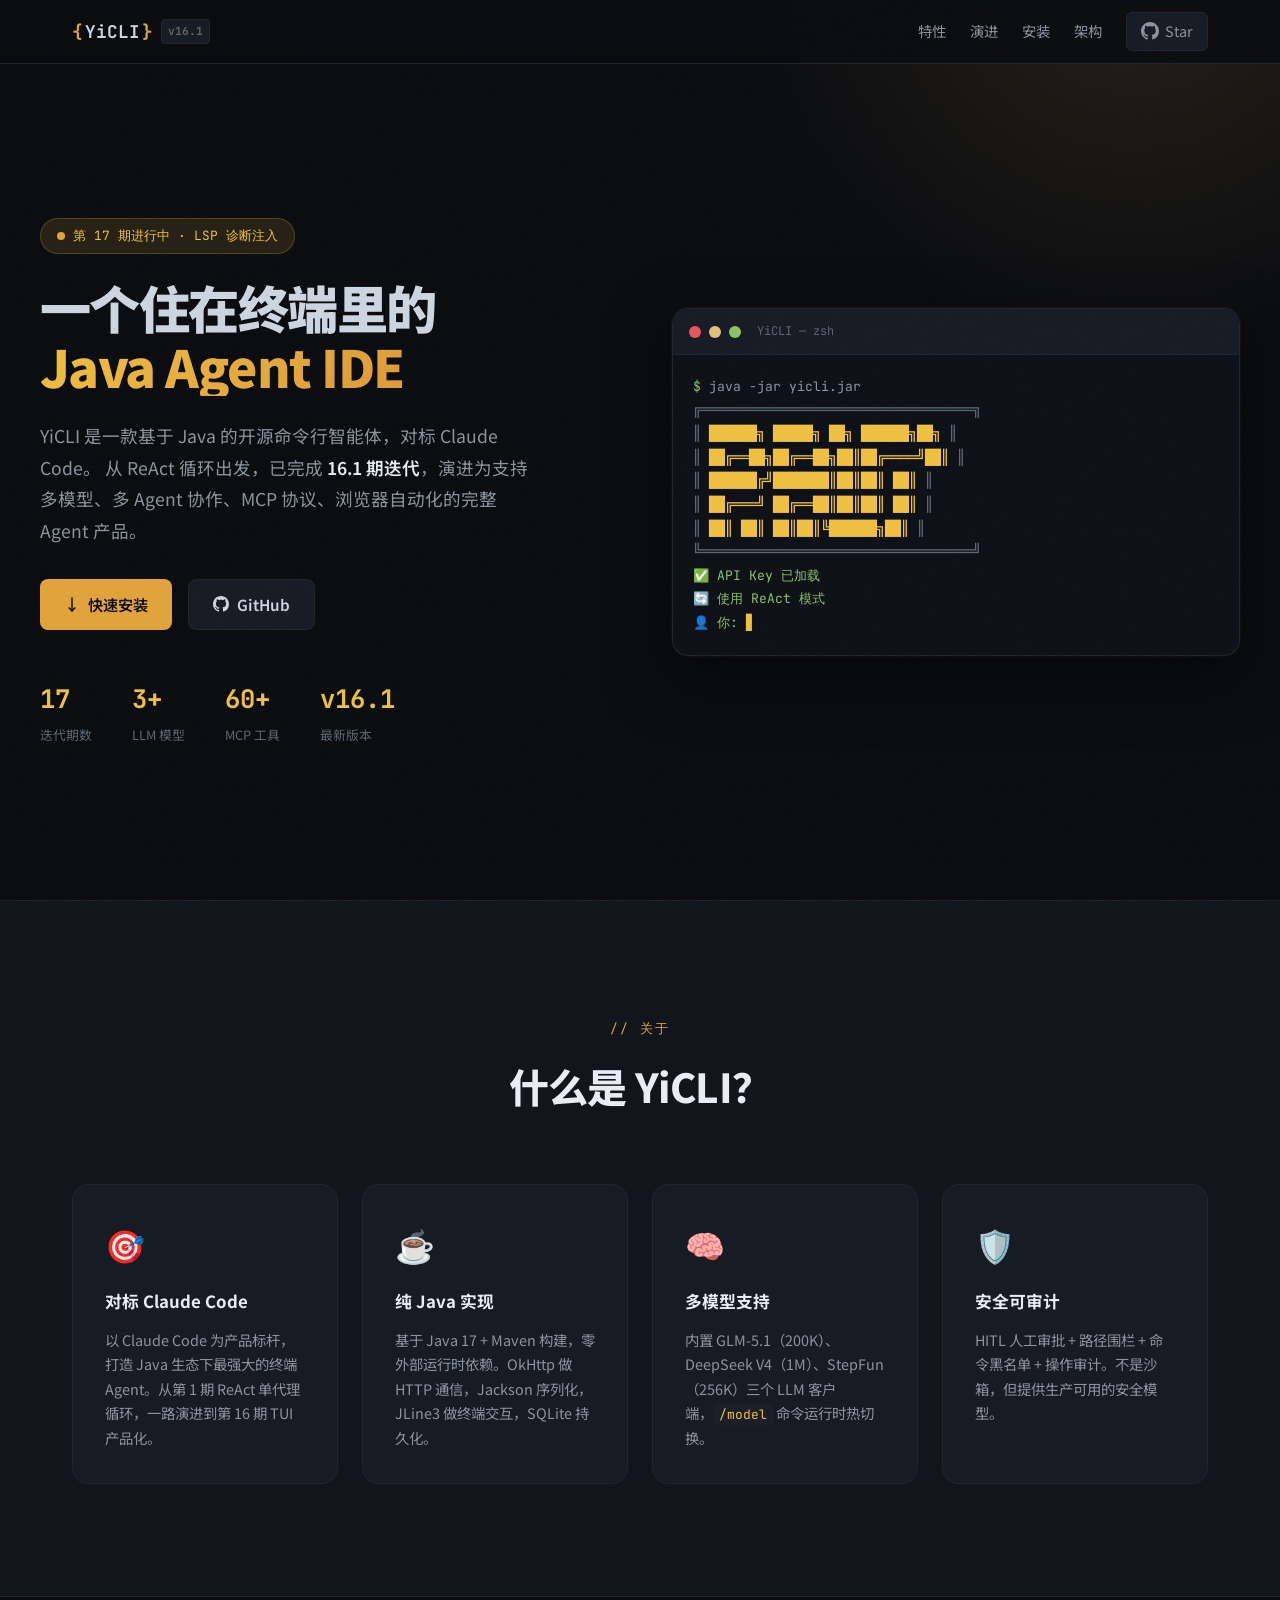
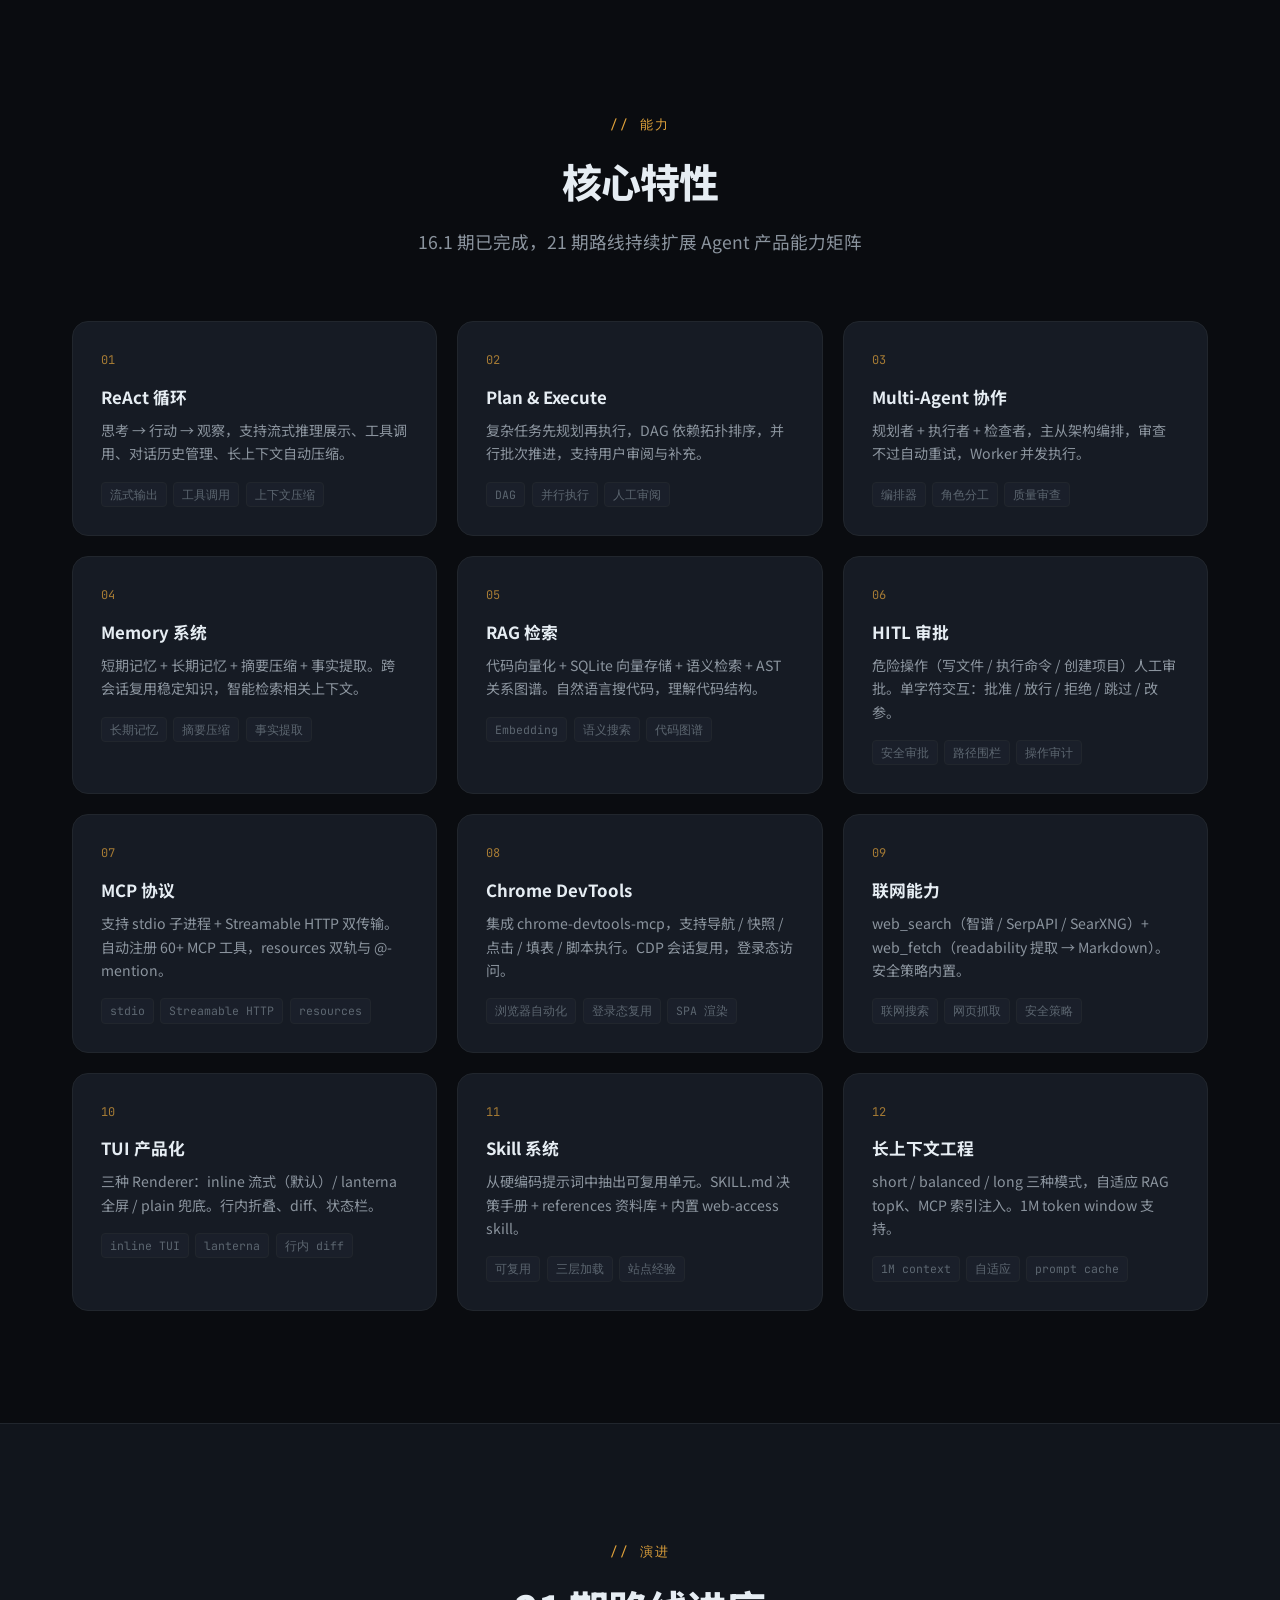
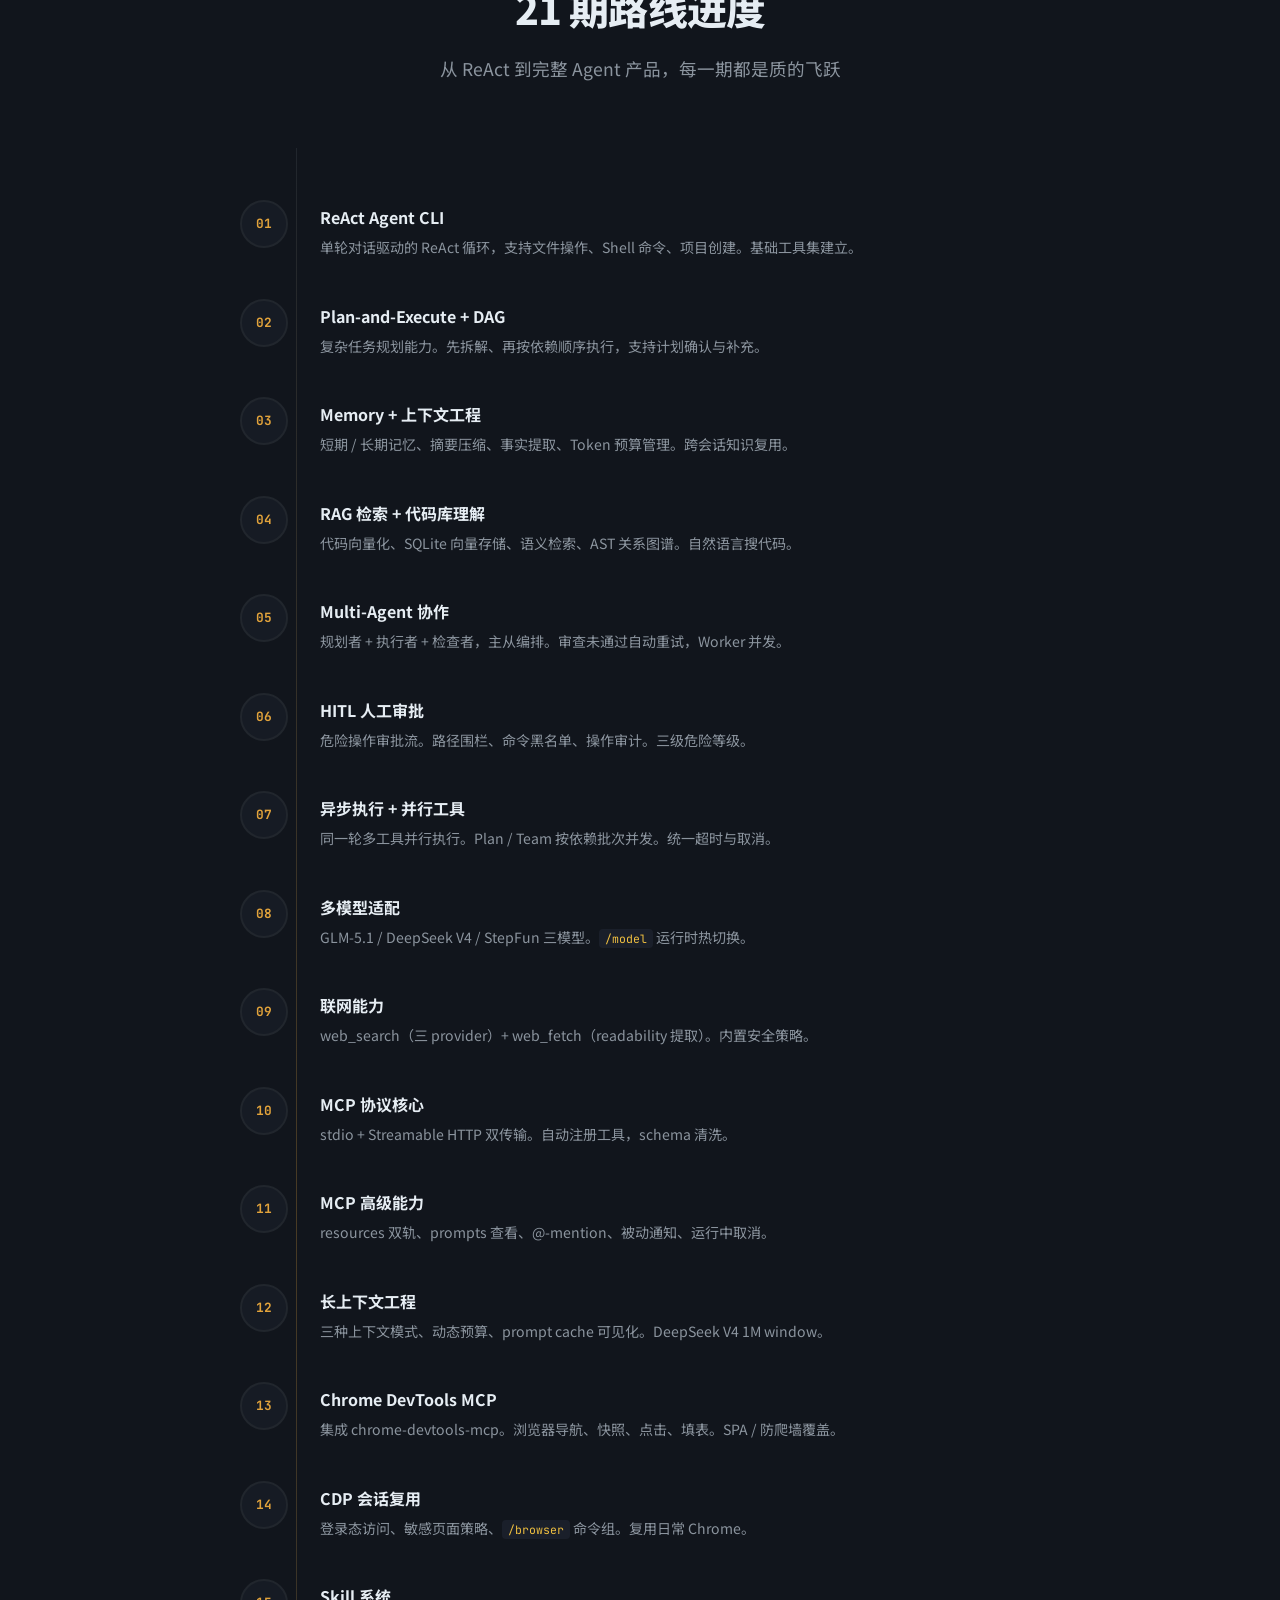
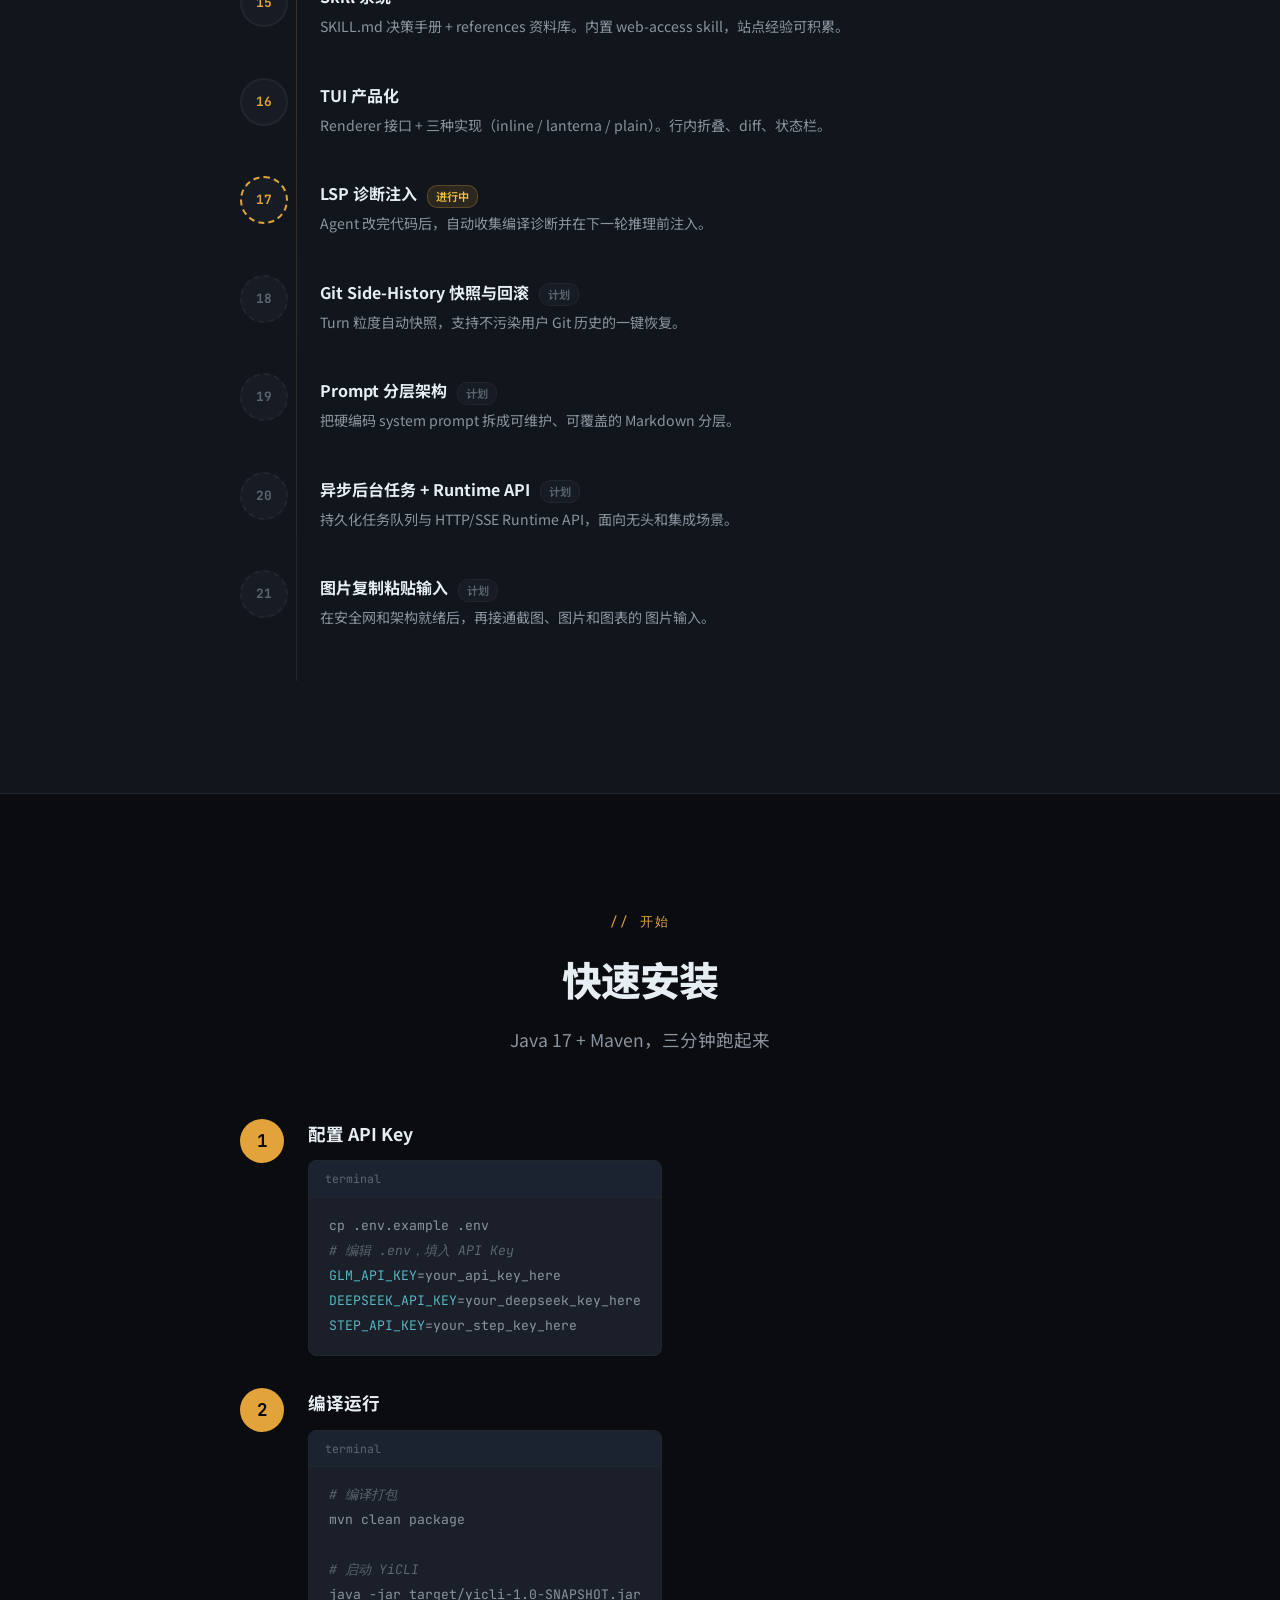
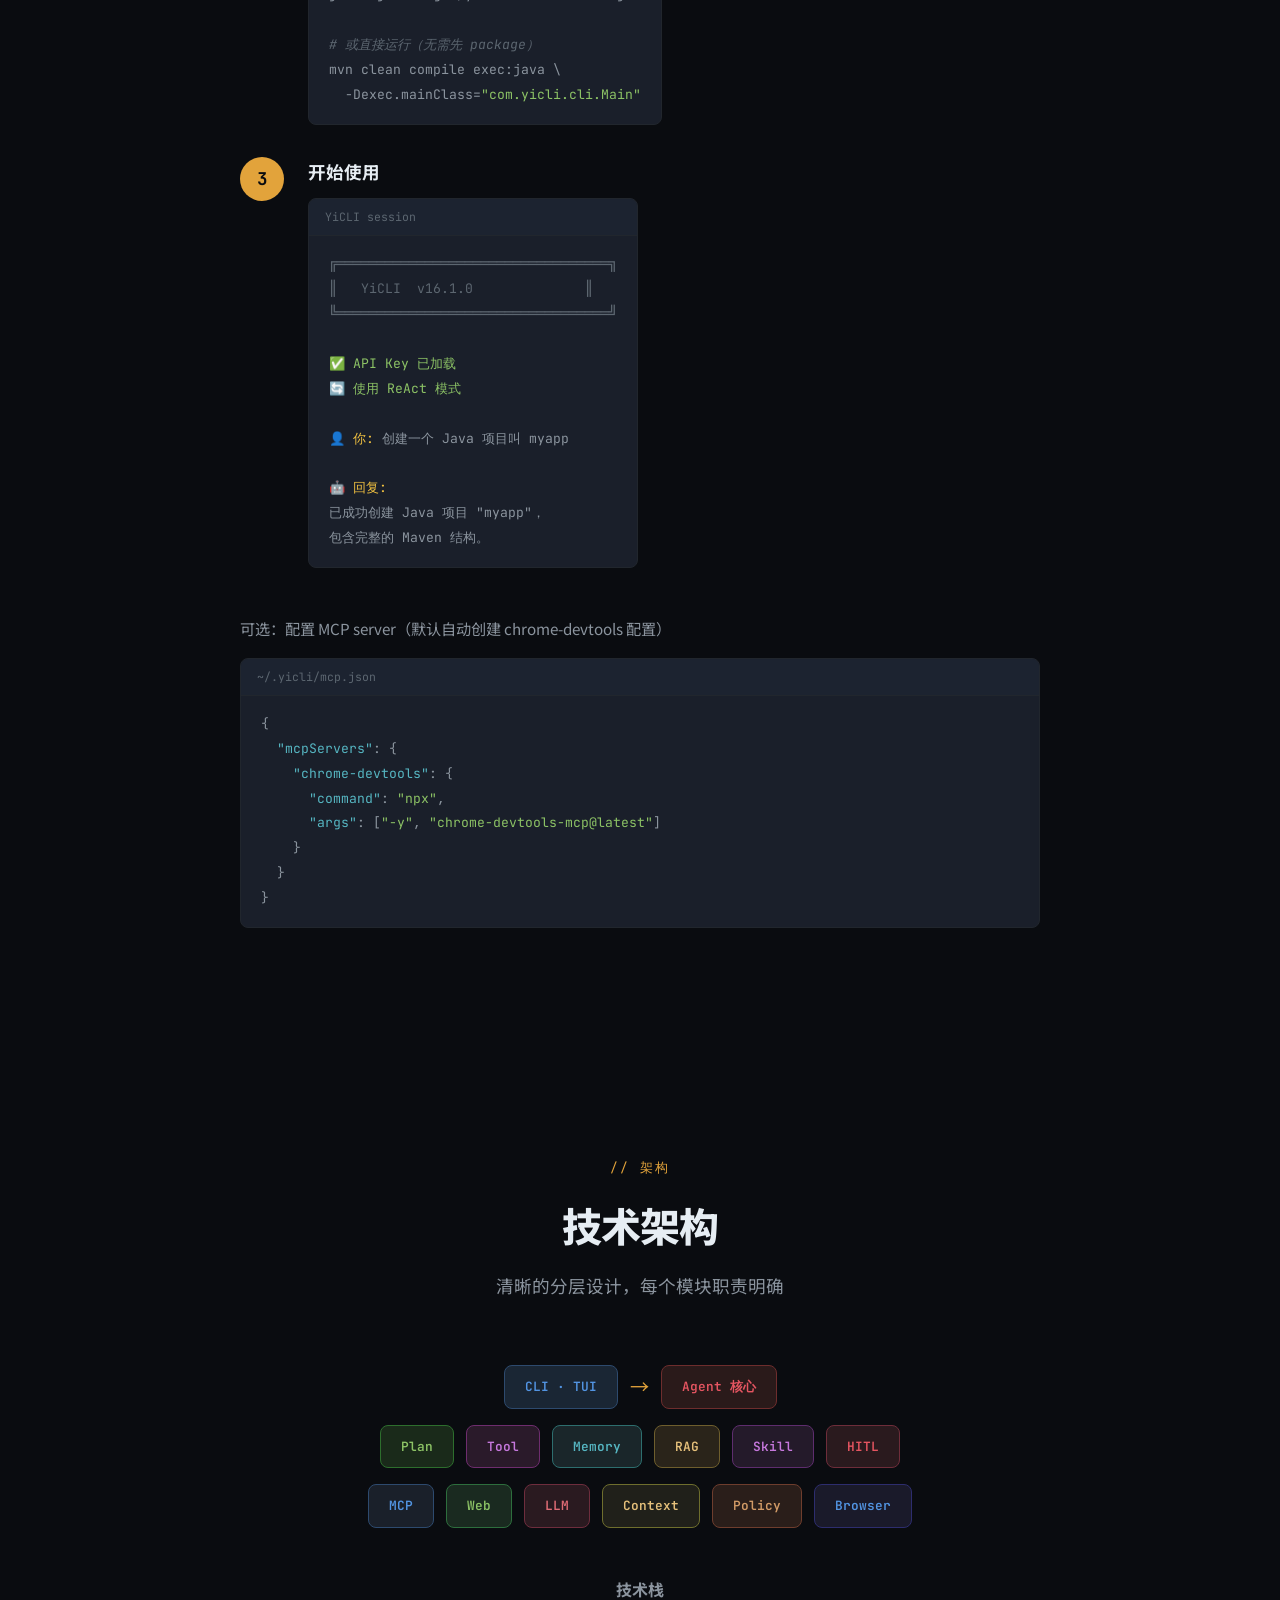
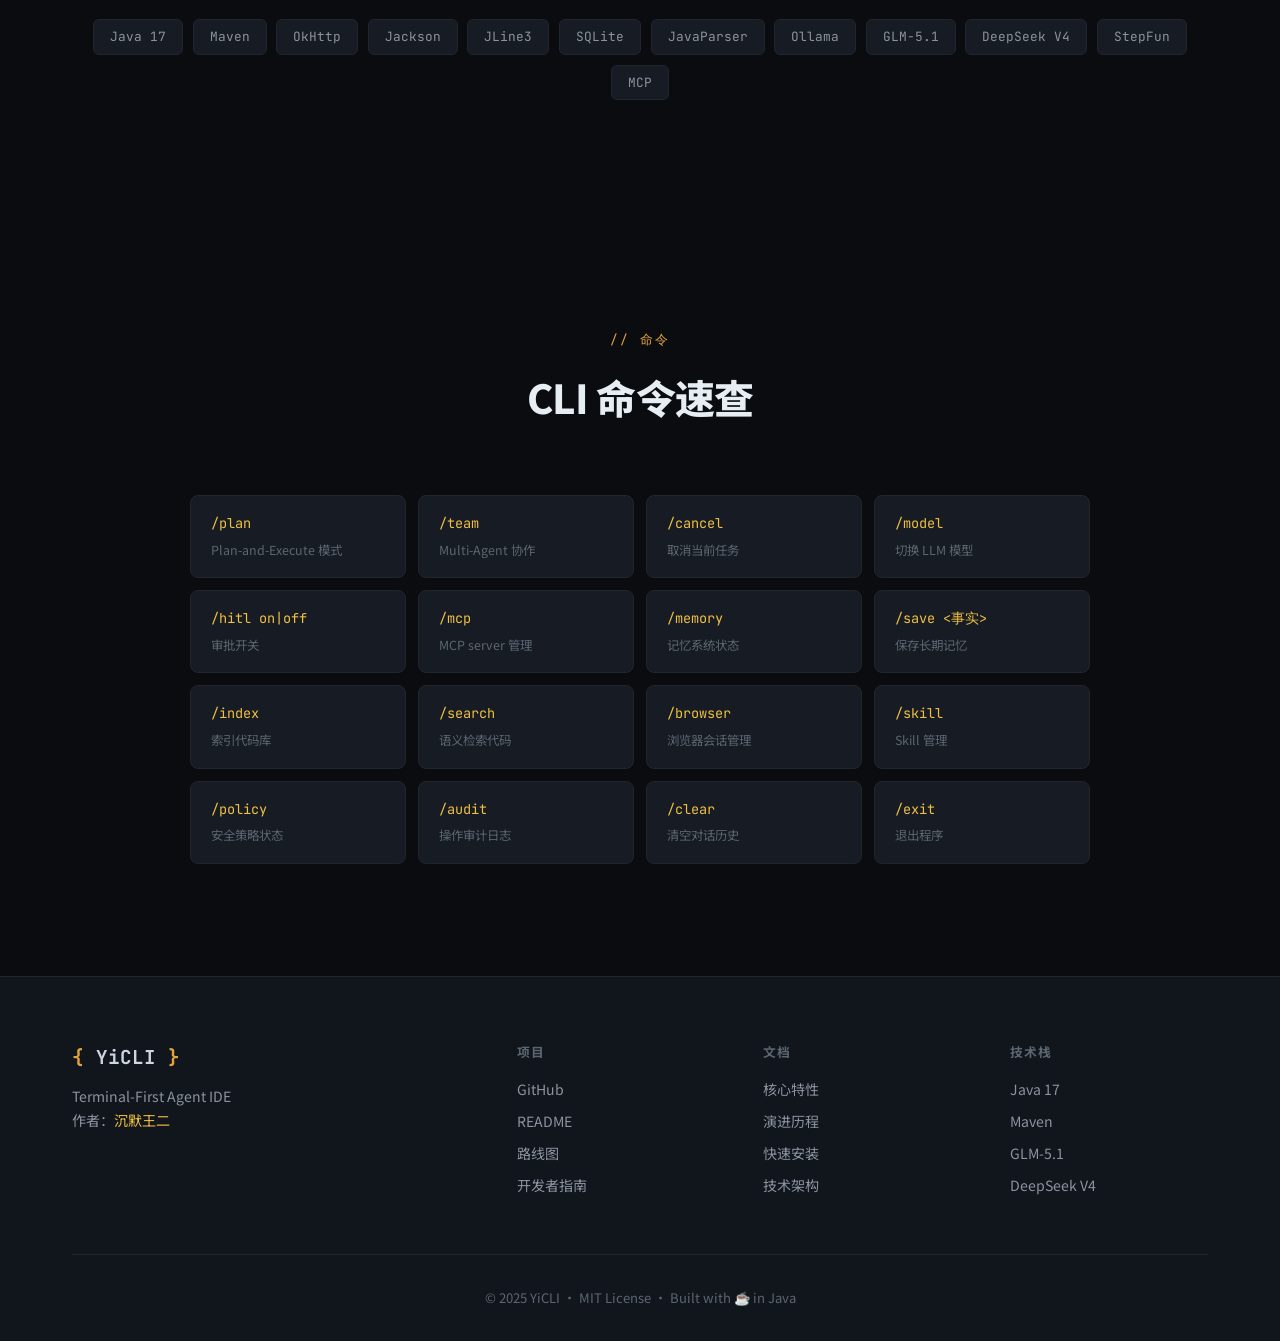
<file: docs/website/index.html>
<!DOCTYPE html>
<html lang="zh-CN">
<head>
  <meta charset="UTF-8">
  <meta name="viewport" content="width=device-width, initial-scale=1.0">
  <title>YiCLI · Terminal-First Agent IDE</title>
  <meta name="description" content="一个面向商业使用的 Java Agent CLI 产品，对标 Claude Code。从 ReAct 循环持续演进到完整 Agent 产品形态。">
  <link rel="preconnect" href="https://fonts.googleapis.com">
  <link rel="preconnect" href="https://fonts.gstatic.com" crossorigin>
  <link href="https://fonts.googleapis.com/css2?family=JetBrains+Mono:wght@400;500;600;700&family=Noto+Sans+SC:wght@300;400;500;700;900&display=swap" rel="stylesheet">
  <link rel="stylesheet" href="styles.css">
  <link rel="icon" href="data:image/svg+xml,<svg xmlns='http://www.w3.org/2000/svg' viewBox='0 0 100 100'><text y='.9em' font-size='90'>🅿️</text></svg>">
</head>
<body>
  <div class="noise-overlay"></div>

  <!-- Navigation -->
  <nav class="nav" id="nav">
    <div class="nav-inner">
      <a href="#" class="nav-logo">
        <span class="logo-bracket">{</span>
        <span class="logo-text">YiCLI</span>
        <span class="logo-bracket">}</span>
        <span class="logo-version">v16.1</span>
      </a>
      <div class="nav-links">
        <a href="#features">特性</a>
        <a href="#evolution">演进</a>
        <a href="#install">安装</a>
        <a href="#architecture">架构</a>
        <a href="https://github.com/itwanger/yicli" target="_blank" class="nav-gh" title="GitHub">
          <svg width="18" height="18" viewBox="0 0 16 16" fill="currentColor"><path d="M8 0C3.58 0 0 3.58 0 8c0 3.54 2.29 6.53 5.47 7.59.4.07.55-.17.55-.38 0-.19-.01-.82-.01-1.49-2.01.37-2.53-.49-2.69-.94-.09-.23-.48-.94-.82-1.13-.28-.15-.68-.52-.01-.53.63-.01 1.08.58 1.23.82.72 1.21 1.87.87 2.33.66.07-.52.28-.87.51-1.07-1.78-.2-3.64-.89-3.64-3.95 0-.87.31-1.59.82-2.15-.08-.2-.36-1.02.08-2.12 0 0 .67-.21 2.2.82.64-.18 1.32-.27 2-.27s1.36.09 2 .27c1.53-1.04 2.2-.82 2.2-.82.44 1.1.16 1.92.08 2.12.51.56.82 1.27.82 2.15 0 3.07-1.87 3.75-3.65 3.95.29.25.54.73.54 1.48 0 1.07-.01 1.93-.01 2.2 0 .21.15.46.55.38A8.01 8.01 0 0 0 16 8c0-4.42-3.58-8-8-8"/></svg>
          <span>Star</span>
        </a>
      </div>
    </div>
  </nav>

  <!-- Hero -->
  <section class="hero" id="hero">
    <div class="hero-grid">
      <div class="hero-content">
        <div class="hero-badge">
          <span class="badge-dot"></span>
          第 17 期进行中 · LSP 诊断注入
        </div>
        <h1 class="hero-title">
          <span class="title-line">一个住在终端里的</span>
          <span class="title-line title-accent">Java Agent IDE</span>
        </h1>
        <p class="hero-subtitle">
          YiCLI 是一款基于 Java 的开源命令行智能体，对标 Claude Code。
          从 ReAct 循环出发，已完成 <strong>16.1 期迭代</strong>，演进为支持
          多模型、多 Agent 协作、MCP 协议、浏览器自动化的完整 Agent 产品。
        </p>
        <div class="hero-actions">
          <a href="#install" class="btn btn-primary">
            <span class="btn-icon">↓</span>
            快速安装
          </a>
          <a href="https://github.com/itwanger/yicli" target="_blank" class="btn btn-secondary">
            <svg width="16" height="16" viewBox="0 0 16 16" fill="currentColor"><path d="M8 0C3.58 0 0 3.58 0 8c0 3.54 2.29 6.53 5.47 7.59.4.07.55-.17.55-.38 0-.19-.01-.82-.01-1.49-2.01.37-2.53-.49-2.69-.94-.09-.23-.48-.94-.82-1.13-.28-.15-.68-.52-.01-.53.63-.01 1.08.58 1.23.82.72 1.21 1.87.87 2.33.66.07-.52.28-.87.51-1.07-1.78-.2-3.64-.89-3.64-3.95 0-.87.31-1.59.82-2.15-.08-.2-.36-1.02.08-2.12 0 0 .67-.21 2.2.82.64-.18 1.32-.27 2-.27s1.36.09 2 .27c1.53-1.04 2.2-.82 2.2-.82.44 1.1.16 1.92.08 2.12.51.56.82 1.27.82 2.15 0 3.07-1.87 3.75-3.65 3.95.29.25.54.73.54 1.48 0 1.07-.01 1.93-.01 2.2 0 .21.15.46.55.38A8.01 8.01 0 0 0 16 8c0-4.42-3.58-8-8-8"/></svg>
            GitHub
          </a>
        </div>
        <div class="hero-stats">
          <div class="stat">
            <span class="stat-number">17</span>
            <span class="stat-label">迭代期数</span>
          </div>
          <div class="stat">
            <span class="stat-number">3+</span>
            <span class="stat-label">LLM 模型</span>
          </div>
          <div class="stat">
            <span class="stat-number">60+</span>
            <span class="stat-label">MCP 工具</span>
          </div>
          <div class="stat">
            <span class="stat-number">v16.1</span>
            <span class="stat-label">最新版本</span>
          </div>
        </div>
      </div>
      <div class="hero-terminal">
        <div class="terminal-window">
          <div class="terminal-header">
            <span class="terminal-dot dot-red"></span>
            <span class="terminal-dot dot-yellow"></span>
            <span class="terminal-dot dot-green"></span>
            <span class="terminal-title">YiCLI — zsh</span>
          </div>
          <div class="terminal-body">
            <div class="terminal-line"><span class="t-prompt">$</span> java -jar yicli.jar</div>
            <div class="terminal-line t-dim">╔══════════════════════════════════╗</div>
            <div class="terminal-line t-dim">║   <span class="t-accent">██████╗  █████╗ ██╗ ██████╗██╗</span> ║</div>
            <div class="terminal-line t-dim">║   <span class="t-accent">██╔══██╗██╔══██╗██║██╔════╝██║</span> ║</div>
            <div class="terminal-line t-dim">║   <span class="t-accent">██████╔╝███████║██║██║     ██║</span> ║</div>
            <div class="terminal-line t-dim">║   <span class="t-accent">██╔═══╝ ██╔══██║██║██║     ██║</span> ║</div>
            <div class="terminal-line t-dim">║   <span class="t-accent">██║     ██║  ██║██║╚██████╗██║</span> ║</div>
            <div class="terminal-line t-dim">╚══════════════════════════════════╝</div>
            <div class="terminal-line t-green">✅ API Key 已加载</div>
            <div class="terminal-line t-green">🔄 使用 ReAct 模式</div>
            <div class="terminal-line"><span class="t-prompt">👤 你:</span> <span class="t-cursor">▊</span></div>
          </div>
        </div>
      </div>
    </div>
  </section>

  <!-- What is YiCLI -->
  <section class="section section-about" id="about">
    <div class="container">
      <div class="section-header">
        <span class="section-label">// 关于</span>
        <h2>什么是 YiCLI？</h2>
      </div>
      <div class="about-grid">
        <div class="about-card">
          <div class="about-icon">🎯</div>
          <h3>对标 Claude Code</h3>
          <p>以 Claude Code 为产品标杆，打造 Java 生态下最强大的终端 Agent。从第 1 期 ReAct 单代理循环，一路演进到第 16 期 TUI 产品化。</p>
        </div>
        <div class="about-card">
          <div class="about-icon">☕</div>
          <h3>纯 Java 实现</h3>
          <p>基于 Java 17 + Maven 构建，零外部运行时依赖。OkHttp 做 HTTP 通信，Jackson 序列化，JLine3 做终端交互，SQLite 持久化。</p>
        </div>
        <div class="about-card">
          <div class="about-icon">🧠</div>
          <h3>多模型支持</h3>
          <p>内置 GLM-5.1（200K）、DeepSeek V4（1M）、StepFun（256K）三个 LLM 客户端，<code>/model</code> 命令运行时热切换。</p>
        </div>
        <div class="about-card">
          <div class="about-icon">🛡️</div>
          <h3>安全可审计</h3>
          <p>HITL 人工审批 + 路径围栏 + 命令黑名单 + 操作审计。不是沙箱，但提供生产可用的安全模型。</p>
        </div>
      </div>
    </div>
  </section>

  <!-- Features -->
  <section class="section section-features" id="features">
    <div class="container">
      <div class="section-header">
        <span class="section-label">// 能力</span>
        <h2>核心特性</h2>
        <p class="section-desc">16.1 期已完成，21 期路线持续扩展 Agent 产品能力矩阵</p>
      </div>
      <div class="features-grid">
        <div class="feature-card">
          <div class="feature-number">01</div>
          <h3>ReAct 循环</h3>
          <p>思考 → 行动 → 观察，支持流式推理展示、工具调用、对话历史管理、长上下文自动压缩。</p>
          <div class="feature-tags">
            <span>流式输出</span><span>工具调用</span><span>上下文压缩</span>
          </div>
        </div>
        <div class="feature-card">
          <div class="feature-number">02</div>
          <h3>Plan & Execute</h3>
          <p>复杂任务先规划再执行，DAG 依赖拓扑排序，并行批次推进，支持用户审阅与补充。</p>
          <div class="feature-tags">
            <span>DAG</span><span>并行执行</span><span>人工审阅</span>
          </div>
        </div>
        <div class="feature-card">
          <div class="feature-number">03</div>
          <h3>Multi-Agent 协作</h3>
          <p>规划者 + 执行者 + 检查者，主从架构编排，审查不过自动重试，Worker 并发执行。</p>
          <div class="feature-tags">
            <span>编排器</span><span>角色分工</span><span>质量审查</span>
          </div>
        </div>
        <div class="feature-card">
          <div class="feature-number">04</div>
          <h3>Memory 系统</h3>
          <p>短期记忆 + 长期记忆 + 摘要压缩 + 事实提取。跨会话复用稳定知识，智能检索相关上下文。</p>
          <div class="feature-tags">
            <span>长期记忆</span><span>摘要压缩</span><span>事实提取</span>
          </div>
        </div>
        <div class="feature-card">
          <div class="feature-number">05</div>
          <h3>RAG 检索</h3>
          <p>代码向量化 + SQLite 向量存储 + 语义检索 + AST 关系图谱。自然语言搜代码，理解代码结构。</p>
          <div class="feature-tags">
            <span>Embedding</span><span>语义搜索</span><span>代码图谱</span>
          </div>
        </div>
        <div class="feature-card">
          <div class="feature-number">06</div>
          <h3>HITL 审批</h3>
          <p>危险操作（写文件 / 执行命令 / 创建项目）人工审批。单字符交互：批准 / 放行 / 拒绝 / 跳过 / 改参。</p>
          <div class="feature-tags">
            <span>安全审批</span><span>路径围栏</span><span>操作审计</span>
          </div>
        </div>
        <div class="feature-card">
          <div class="feature-number">07</div>
          <h3>MCP 协议</h3>
          <p>支持 stdio 子进程 + Streamable HTTP 双传输。自动注册 60+ MCP 工具，resources 双轨与 @-mention。</p>
          <div class="feature-tags">
            <span>stdio</span><span>Streamable HTTP</span><span>resources</span>
          </div>
        </div>
        <div class="feature-card">
          <div class="feature-number">08</div>
          <h3>Chrome DevTools</h3>
          <p>集成 chrome-devtools-mcp，支持导航 / 快照 / 点击 / 填表 / 脚本执行。CDP 会话复用，登录态访问。</p>
          <div class="feature-tags">
            <span>浏览器自动化</span><span>登录态复用</span><span>SPA 渲染</span>
          </div>
        </div>
        <div class="feature-card">
          <div class="feature-number">09</div>
          <h3>联网能力</h3>
          <p>web_search（智谱 / SerpAPI / SearXNG）+ web_fetch（readability 提取 → Markdown）。安全策略内置。</p>
          <div class="feature-tags">
            <span>联网搜索</span><span>网页抓取</span><span>安全策略</span>
          </div>
        </div>
        <div class="feature-card">
          <div class="feature-number">10</div>
          <h3>TUI 产品化</h3>
          <p>三种 Renderer：inline 流式（默认）/ lanterna 全屏 / plain 兜底。行内折叠、diff、状态栏。</p>
          <div class="feature-tags">
            <span>inline TUI</span><span>lanterna</span><span>行内 diff</span>
          </div>
        </div>
        <div class="feature-card">
          <div class="feature-number">11</div>
          <h3>Skill 系统</h3>
          <p>从硬编码提示词中抽出可复用单元。SKILL.md 决策手册 + references 资料库 + 内置 web-access skill。</p>
          <div class="feature-tags">
            <span>可复用</span><span>三层加载</span><span>站点经验</span>
          </div>
        </div>
        <div class="feature-card">
          <div class="feature-number">12</div>
          <h3>长上下文工程</h3>
          <p>short / balanced / long 三种模式，自适应 RAG topK、MCP 索引注入。1M token window 支持。</p>
          <div class="feature-tags">
            <span>1M context</span><span>自适应</span><span>prompt cache</span>
          </div>
        </div>
      </div>
    </div>
  </section>

  <!-- Evolution -->
  <section class="section section-evolution" id="evolution">
    <div class="container">
      <div class="section-header">
        <span class="section-label">// 演进</span>
        <h2>21 期路线进度</h2>
        <p class="section-desc">从 ReAct 到完整 Agent 产品，每一期都是质的飞跃</p>
      </div>
      <div class="timeline">
        <div class="timeline-line"></div>
        <div class="timeline-items">
          <div class="tl-item">
            <div class="tl-marker"><span>01</span></div>
            <div class="tl-content">
              <h4>ReAct Agent CLI</h4>
              <p>单轮对话驱动的 ReAct 循环，支持文件操作、Shell 命令、项目创建。基础工具集建立。</p>
            </div>
          </div>
          <div class="tl-item">
            <div class="tl-marker"><span>02</span></div>
            <div class="tl-content">
              <h4>Plan-and-Execute + DAG</h4>
              <p>复杂任务规划能力。先拆解、再按依赖顺序执行，支持计划确认与补充。</p>
            </div>
          </div>
          <div class="tl-item">
            <div class="tl-marker"><span>03</span></div>
            <div class="tl-content">
              <h4>Memory + 上下文工程</h4>
              <p>短期 / 长期记忆、摘要压缩、事实提取、Token 预算管理。跨会话知识复用。</p>
            </div>
          </div>
          <div class="tl-item">
            <div class="tl-marker"><span>04</span></div>
            <div class="tl-content">
              <h4>RAG 检索 + 代码库理解</h4>
              <p>代码向量化、SQLite 向量存储、语义检索、AST 关系图谱。自然语言搜代码。</p>
            </div>
          </div>
          <div class="tl-item">
            <div class="tl-marker"><span>05</span></div>
            <div class="tl-content">
              <h4>Multi-Agent 协作</h4>
              <p>规划者 + 执行者 + 检查者，主从编排。审查未通过自动重试，Worker 并发。</p>
            </div>
          </div>
          <div class="tl-item">
            <div class="tl-marker"><span>06</span></div>
            <div class="tl-content">
              <h4>HITL 人工审批</h4>
              <p>危险操作审批流。路径围栏、命令黑名单、操作审计。三级危险等级。</p>
            </div>
          </div>
          <div class="tl-item">
            <div class="tl-marker"><span>07</span></div>
            <div class="tl-content">
              <h4>异步执行 + 并行工具</h4>
              <p>同一轮多工具并行执行。Plan / Team 按依赖批次并发。统一超时与取消。</p>
            </div>
          </div>
          <div class="tl-item">
            <div class="tl-marker"><span>08</span></div>
            <div class="tl-content">
              <h4>多模型适配</h4>
              <p>GLM-5.1 / DeepSeek V4 / StepFun 三模型。<code>/model</code> 运行时热切换。</p>
            </div>
          </div>
          <div class="tl-item">
            <div class="tl-marker"><span>09</span></div>
            <div class="tl-content">
              <h4>联网能力</h4>
              <p>web_search（三 provider）+ web_fetch（readability 提取）。内置安全策略。</p>
            </div>
          </div>
          <div class="tl-item">
            <div class="tl-marker"><span>10</span></div>
            <div class="tl-content">
              <h4>MCP 协议核心</h4>
              <p>stdio + Streamable HTTP 双传输。自动注册工具，schema 清洗。</p>
            </div>
          </div>
          <div class="tl-item">
            <div class="tl-marker"><span>11</span></div>
            <div class="tl-content">
              <h4>MCP 高级能力</h4>
              <p>resources 双轨、prompts 查看、@-mention、被动通知、运行中取消。</p>
            </div>
          </div>
          <div class="tl-item">
            <div class="tl-marker"><span>12</span></div>
            <div class="tl-content">
              <h4>长上下文工程</h4>
              <p>三种上下文模式、动态预算、prompt cache 可见化。DeepSeek V4 1M window。</p>
            </div>
          </div>
          <div class="tl-item">
            <div class="tl-marker"><span>13</span></div>
            <div class="tl-content">
              <h4>Chrome DevTools MCP</h4>
              <p>集成 chrome-devtools-mcp。浏览器导航、快照、点击、填表。SPA / 防爬墙覆盖。</p>
            </div>
          </div>
          <div class="tl-item">
            <div class="tl-marker"><span>14</span></div>
            <div class="tl-content">
              <h4>CDP 会话复用</h4>
              <p>登录态访问、敏感页面策略、<code>/browser</code> 命令组。复用日常 Chrome。</p>
            </div>
          </div>
          <div class="tl-item">
            <div class="tl-marker"><span>15</span></div>
            <div class="tl-content">
              <h4>Skill 系统</h4>
              <p>SKILL.md 决策手册 + references 资料库。内置 web-access skill，站点经验可积累。</p>
            </div>
          </div>
          <div class="tl-item">
            <div class="tl-marker"><span>16</span></div>
            <div class="tl-content">
              <h4>TUI 产品化</h4>
              <p>Renderer 接口 + 三种实现（inline / lanterna / plain）。行内折叠、diff、状态栏。</p>
            </div>
          </div>
          <div class="tl-item tl-item-next">
            <div class="tl-marker tl-marker-next"><span>17</span></div>
            <div class="tl-content">
              <h4>LSP 诊断注入 <span class="tl-badge">进行中</span></h4>
              <p>Agent 改完代码后，自动收集编译诊断并在下一轮推理前注入。</p>
            </div>
          </div>
          <div class="tl-item tl-item-planned">
            <div class="tl-marker tl-marker-planned"><span>18</span></div>
            <div class="tl-content">
              <h4>Git Side-History 快照与回滚 <span class="tl-badge tl-badge-planned">计划</span></h4>
              <p>Turn 粒度自动快照，支持不污染用户 Git 历史的一键恢复。</p>
            </div>
          </div>
          <div class="tl-item tl-item-planned">
            <div class="tl-marker tl-marker-planned"><span>19</span></div>
            <div class="tl-content">
              <h4>Prompt 分层架构 <span class="tl-badge tl-badge-planned">计划</span></h4>
              <p>把硬编码 system prompt 拆成可维护、可覆盖的 Markdown 分层。</p>
            </div>
          </div>
          <div class="tl-item tl-item-planned">
            <div class="tl-marker tl-marker-planned"><span>20</span></div>
            <div class="tl-content">
              <h4>异步后台任务 + Runtime API <span class="tl-badge tl-badge-planned">计划</span></h4>
              <p>持久化任务队列与 HTTP/SSE Runtime API，面向无头和集成场景。</p>
            </div>
          </div>
          <div class="tl-item tl-item-planned">
            <div class="tl-marker tl-marker-planned"><span>21</span></div>
            <div class="tl-content">
              <h4>图片复制粘贴输入 <span class="tl-badge tl-badge-planned">计划</span></h4>
              <p>在安全网和架构就绪后，再接通截图、图片和图表的 图片输入。</p>
            </div>
          </div>
        </div>
      </div>
    </div>
  </section>

  <!-- Install -->
  <section class="section section-install" id="install">
    <div class="container">
      <div class="section-header">
        <span class="section-label">// 开始</span>
        <h2>快速安装</h2>
        <p class="section-desc">Java 17 + Maven，三分钟跑起来</p>
      </div>
      <div class="install-steps">
        <div class="install-step">
          <div class="step-number">1</div>
          <div class="step-content">
            <h4>配置 API Key</h4>
            <div class="code-block">
              <div class="code-header"><span>terminal</span></div>
              <pre><code>cp .env.example .env
<span class="c-comment"># 编辑 .env，填入 API Key</span>
<span class="c-key">GLM_API_KEY</span>=your_api_key_here
<span class="c-key">DEEPSEEK_API_KEY</span>=your_deepseek_key_here
<span class="c-key">STEP_API_KEY</span>=your_step_key_here</code></pre>
            </div>
          </div>
        </div>
        <div class="install-step">
          <div class="step-number">2</div>
          <div class="step-content">
            <h4>编译运行</h4>
            <div class="code-block">
              <div class="code-header"><span>terminal</span></div>
              <pre><code><span class="c-comment"># 编译打包</span>
mvn clean package

<span class="c-comment"># 启动 YiCLI</span>
java -jar target/yicli-1.0-SNAPSHOT.jar

<span class="c-comment"># 或直接运行（无需先 package）</span>
mvn clean compile exec:java \
  -Dexec.mainClass=<span class="c-string">"com.yicli.cli.Main"</span></code></pre>
            </div>
          </div>
        </div>
        <div class="install-step">
          <div class="step-number">3</div>
          <div class="step-content">
            <h4>开始使用</h4>
            <div class="code-block">
              <div class="code-header"><span>YiCLI session</span></div>
              <pre><code><span class="c-dim">╔══════════════════════════════════╗
║   YiCLI  v16.1.0              ║
╚══════════════════════════════════╝</span>

✅ <span class="c-green">API Key 已加载</span>
🔄 <span class="c-green">使用 ReAct 模式</span>

<span class="c-prompt">👤 你:</span> 创建一个 Java 项目叫 myapp

<span class="c-prompt">🤖 回复:</span>
已成功创建 Java 项目 "myapp"，
包含完整的 Maven 结构。</code></pre>
            </div>
          </div>
        </div>
      </div>
      <div class="install-extra">
        <p>可选：配置 MCP server（默认自动创建 chrome-devtools 配置）</p>
        <div class="code-block">
          <div class="code-header"><span>~/.yicli/mcp.json</span></div>
          <pre><code>{
  <span class="c-key">"mcpServers"</span>: {
    <span class="c-key">"chrome-devtools"</span>: {
      <span class="c-key">"command"</span>: <span class="c-string">"npx"</span>,
      <span class="c-key">"args"</span>: [<span class="c-string">"-y"</span>, <span class="c-string">"chrome-devtools-mcp@latest"</span>]
    }
  }
}</code></pre>
        </div>
      </div>
    </div>
  </section>

  <!-- Architecture -->
  <section class="section section-arch" id="architecture">
    <div class="container">
      <div class="section-header">
        <span class="section-label">// 架构</span>
        <h2>技术架构</h2>
        <p class="section-desc">清晰的分层设计，每个模块职责明确</p>
      </div>
      <div class="arch-diagram">
        <div class="arch-layer arch-layer-top">
          <div class="arch-box arch-cli">CLI · TUI</div>
          <div class="arch-arrow">→</div>
          <div class="arch-box arch-agent">Agent 核心</div>
        </div>
        <div class="arch-layer arch-layer-mid">
          <div class="arch-box arch-plan">Plan</div>
          <div class="arch-box arch-tool">Tool</div>
          <div class="arch-box arch-memory">Memory</div>
          <div class="arch-box arch-rag">RAG</div>
          <div class="arch-box arch-skill">Skill</div>
          <div class="arch-box arch-hitl">HITL</div>
        </div>
        <div class="arch-layer arch-layer-bot">
          <div class="arch-box arch-mcp">MCP</div>
          <div class="arch-box arch-web">Web</div>
          <div class="arch-box arch-llm">LLM</div>
          <div class="arch-box arch-context">Context</div>
          <div class="arch-box arch-policy">Policy</div>
          <div class="arch-box arch-browser">Browser</div>
        </div>
      </div>
      <div class="tech-stack">
        <h4>技术栈</h4>
        <div class="tech-tags">
          <span>Java 17</span><span>Maven</span><span>OkHttp</span><span>Jackson</span>
          <span>JLine3</span><span>SQLite</span><span>JavaParser</span><span>Ollama</span>
          <span>GLM-5.1</span><span>DeepSeek V4</span><span>StepFun</span><span>MCP</span>
        </div>
      </div>
    </div>
  </section>

  <!-- Commands Reference -->
  <section class="section section-commands" id="commands">
    <div class="container">
      <div class="section-header">
        <span class="section-label">// 命令</span>
        <h2>CLI 命令速查</h2>
      </div>
      <div class="commands-grid">
        <div class="cmd-card">
          <code>/plan</code>
          <span>Plan-and-Execute 模式</span>
        </div>
        <div class="cmd-card">
          <code>/team</code>
          <span>Multi-Agent 协作</span>
        </div>
        <div class="cmd-card">
          <code>/cancel</code>
          <span>取消当前任务</span>
        </div>
        <div class="cmd-card">
          <code>/model</code>
          <span>切换 LLM 模型</span>
        </div>
        <div class="cmd-card">
          <code>/hitl on|off</code>
          <span>审批开关</span>
        </div>
        <div class="cmd-card">
          <code>/mcp</code>
          <span>MCP server 管理</span>
        </div>
        <div class="cmd-card">
          <code>/memory</code>
          <span>记忆系统状态</span>
        </div>
        <div class="cmd-card">
          <code>/save &lt;事实&gt;</code>
          <span>保存长期记忆</span>
        </div>
        <div class="cmd-card">
          <code>/index</code>
          <span>索引代码库</span>
        </div>
        <div class="cmd-card">
          <code>/search</code>
          <span>语义检索代码</span>
        </div>
        <div class="cmd-card">
          <code>/browser</code>
          <span>浏览器会话管理</span>
        </div>
        <div class="cmd-card">
          <code>/skill</code>
          <span>Skill 管理</span>
        </div>
        <div class="cmd-card">
          <code>/policy</code>
          <span>安全策略状态</span>
        </div>
        <div class="cmd-card">
          <code>/audit</code>
          <span>操作审计日志</span>
        </div>
        <div class="cmd-card">
          <code>/clear</code>
          <span>清空对话历史</span>
        </div>
        <div class="cmd-card">
          <code>/exit</code>
          <span>退出程序</span>
        </div>
      </div>
    </div>
  </section>

  <!-- Footer -->
  <footer class="footer">
    <div class="container">
      <div class="footer-grid">
        <div class="footer-brand">
          <div class="footer-logo">
            <span class="logo-bracket">{</span>
            <span>YiCLI</span>
            <span class="logo-bracket">}</span>
          </div>
          <p>Terminal-First Agent IDE<br>作者：<a href="https://github.com/itwanger" target="_blank">沉默王二</a></p>
        </div>
        <div class="footer-links">
          <h5>项目</h5>
          <a href="https://github.com/itwanger/yicli" target="_blank">GitHub</a>
          <a href="https://github.com/itwanger/yicli/blob/main/README.md" target="_blank">README</a>
          <a href="https://github.com/itwanger/yicli/blob/main/ROADMAP.md" target="_blank">路线图</a>
          <a href="https://github.com/itwanger/yicli/blob/main/AGENTS.md" target="_blank">开发者指南</a>
        </div>
        <div class="footer-links">
          <h5>文档</h5>
          <a href="#features">核心特性</a>
          <a href="#evolution">演进历程</a>
          <a href="#install">快速安装</a>
          <a href="#architecture">技术架构</a>
        </div>
        <div class="footer-links">
          <h5>技术栈</h5>
          <span>Java 17</span>
          <span>Maven</span>
          <span>GLM-5.1</span>
          <span>DeepSeek V4</span>
        </div>
      </div>
      <div class="footer-bottom">
        <p>&copy; 2025 YiCLI · MIT License · Built with ☕ in Java</p>
      </div>
    </div>
  </footer>

  <script src="script.js"></script>
</body>
</html>
</file>
<file: docs/website/styles.css>
/* ═══════════════════════════════════════════════════════
   YiCLI · Terminal-First Agent IDE — 官方网站样式
   Design: 终端暗色主题 + 琥珀金强调 + 代码美学
   ═══════════════════════════════════════════════════════ */

/* ── CSS Variables ─────────────────────────────── */
:root {
  --bg-primary: #0a0c10;
  --bg-secondary: #11151c;
  --bg-card: #161b24;
  --bg-code: #1a1f2a;
  --bg-terminal: #0d1117;
  --bg-nav: rgba(10, 12, 16, 0.92);

  --border: #21262d;
  --border-hover: #30363d;

  --text-primary: #cdd6e0;
  --text-secondary: #8b949e;
  --text-muted: #5c6670;

  --accent: #e2a33b;
  --accent-soft: #e2a33b22;
  --accent-glow: #e2a33b44;
  --accent-text: #f0c040;

  --blue: #5294e2;
  --green: #8cc265;
  --green-dim: #8cc26588;
  --red: #e55561;
  --yellow: #e5c07b;
  --purple: #c678dd;
  --cyan: #56b6c2;

  --font-mono: 'JetBrains Mono', 'Fira Code', 'Cascadia Code', monospace;
  --font-sans: 'Noto Sans SC', -apple-system, BlinkMacSystemFont, 'Segoe UI', sans-serif;

  --radius: 8px;
  --radius-lg: 16px;
  --transition: 0.25s cubic-bezier(0.4, 0, 0.2, 1);
  --transition-slow: 0.5s cubic-bezier(0.4, 0, 0.2, 1);

  --max-width: 1200px;
  --nav-height: 64px;
}

/* ── Reset & Base ──────────────────────────────── */
*, *::before, *::after {
  box-sizing: border-box;
  margin: 0;
  padding: 0;
}

html {
  scroll-behavior: smooth;
  scroll-padding-top: var(--nav-height);
}

body {
  font-family: var(--font-sans);
  background: var(--bg-primary);
  color: var(--text-primary);
  line-height: 1.7;
  -webkit-font-smoothing: antialiased;
  -moz-osx-font-smoothing: grayscale;
  overflow-x: hidden;
}

a {
  color: var(--blue);
  text-decoration: none;
  transition: color var(--transition);
}
a:hover { color: var(--accent-text); }

code {
  font-family: var(--font-mono);
  font-size: 0.9em;
  background: var(--bg-code);
  padding: 2px 6px;
  border-radius: 4px;
  color: var(--accent-text);
}

strong { color: #e6edf3; font-weight: 600; }

img { max-width: 100%; }

/* ── Noise Overlay ─────────────────────────────── */
.noise-overlay {
  position: fixed;
  top: 0; left: 0; right: 0; bottom: 0;
  opacity: 0.025;
  pointer-events: none;
  z-index: 9999;
  background-image: url("data:image/svg+xml,%3Csvg viewBox='0 0 256 256' xmlns='http://www.w3.org/2000/svg'%3E%3Cfilter id='noise'%3E%3CfeTurbulence type='fractalNoise' baseFrequency='0.9' numOctaves='4' stitchTiles='stitch'/%3E%3C/filter%3E%3Crect width='100%25' height='100%25' filter='url(%23noise)'/%3E%3C/svg%3E");
  background-size: 256px 256px;
}

/* ── Container ─────────────────────────────────── */
.container {
  max-width: var(--max-width);
  margin: 0 auto;
  padding: 0 2rem;
}

/* ── Section Header ────────────────────────────── */
.section {
  padding: 7rem 0;
  position: relative;
}

.section-header {
  text-align: center;
  margin-bottom: 4rem;
}

.section-label {
  display: inline-block;
  font-family: var(--font-mono);
  font-size: 0.8rem;
  color: var(--accent);
  text-transform: uppercase;
  letter-spacing: 0.15em;
  margin-bottom: 0.75rem;
}

.section-header h2 {
  font-size: 2.5rem;
  font-weight: 800;
  letter-spacing: -0.02em;
  color: #e6edf3;
}

.section-desc {
  margin-top: 0.75rem;
  color: var(--text-secondary);
  font-size: 1.1rem;
}

/* ── Navigation ────────────────────────────────── */
.nav {
  position: fixed;
  top: 0; left: 0; right: 0;
  height: var(--nav-height);
  background: var(--bg-nav);
  backdrop-filter: blur(16px);
  -webkit-backdrop-filter: blur(16px);
  border-bottom: 1px solid var(--border);
  z-index: 1000;
  transition: background var(--transition), border var(--transition);
}

.nav.scrolled {
  background: rgba(10, 12, 16, 0.97);
  border-bottom-color: var(--border-hover);
}

.nav-inner {
  max-width: var(--max-width);
  margin: 0 auto;
  padding: 0 2rem;
  height: 100%;
  display: flex;
  align-items: center;
  justify-content: space-between;
}

.nav-logo {
  display: flex;
  align-items: center;
  gap: 2px;
  font-family: var(--font-mono);
  font-size: 1.1rem;
  font-weight: 700;
  color: var(--text-primary);
  text-decoration: none;
}

.logo-bracket { color: var(--accent); }
.logo-text { color: var(--text-primary); }
.logo-version {
  font-size: 0.7rem;
  color: var(--text-muted);
  margin-left: 6px;
  padding: 2px 6px;
  background: var(--bg-card);
  border-radius: 4px;
  border: 1px solid var(--border);
}

.nav-links {
  display: flex;
  align-items: center;
  gap: 1.5rem;
}

.nav-links a {
  font-size: 0.9rem;
  color: var(--text-secondary);
  transition: color var(--transition);
}
.nav-links a:hover { color: var(--text-primary); }

.nav-gh {
  display: flex;
  align-items: center;
  gap: 0.4rem;
  padding: 6px 14px;
  background: var(--bg-card);
  border: 1px solid var(--border);
  border-radius: 6px;
  font-size: 0.85rem;
  color: var(--text-secondary) !important;
  transition: all var(--transition);
}
.nav-gh:hover {
  border-color: var(--border-hover);
  color: var(--text-primary) !important;
}

/* ── Hero ──────────────────────────────────────── */
.hero {
  min-height: 100vh;
  display: flex;
  align-items: center;
  padding: calc(var(--nav-height) + 4rem) 2rem 4rem;
  position: relative;
  overflow: hidden;
}

.hero::before {
  content: '';
  position: absolute;
  top: -50%;
  right: -20%;
  width: 800px;
  height: 800px;
  background: radial-gradient(circle, var(--accent-soft) 0%, transparent 70%);
  pointer-events: none;
}

.hero-grid {
  max-width: var(--max-width);
  margin: 0 auto;
  display: grid;
  grid-template-columns: 1fr 1fr;
  gap: 4rem;
  align-items: center;
  width: 100%;
}

.hero-content {
  position: relative;
  z-index: 1;
}

.hero-badge {
  display: inline-flex;
  align-items: center;
  gap: 0.5rem;
  font-size: 0.85rem;
  color: var(--accent-text);
  background: var(--accent-soft);
  border: 1px solid var(--accent-glow);
  padding: 6px 16px;
  border-radius: 20px;
  margin-bottom: 1.5rem;
  font-family: var(--font-mono);
  font-size: 0.8rem;
}

.badge-dot {
  width: 8px;
  height: 8px;
  background: var(--accent);
  border-radius: 50%;
  animation: pulse-dot 2s ease-in-out infinite;
}

@keyframes pulse-dot {
  0%, 100% { opacity: 1; box-shadow: 0 0 0 0 var(--accent-glow); }
  50% { opacity: 0.7; box-shadow: 0 0 0 6px transparent; }
}

.hero-title {
  font-size: 3.2rem;
  font-weight: 900;
  line-height: 1.15;
  letter-spacing: -0.03em;
  margin-bottom: 1.5rem;
}

.title-line {
  display: block;
}

.title-accent {
  background: linear-gradient(135deg, var(--accent-text) 0%, var(--accent) 50%, #d4892a 100%);
  -webkit-background-clip: text;
  -webkit-text-fill-color: transparent;
  background-clip: text;
}

.hero-subtitle {
  font-size: 1.1rem;
  color: var(--text-secondary);
  line-height: 1.8;
  margin-bottom: 2rem;
  max-width: 500px;
}

.hero-actions {
  display: flex;
  gap: 1rem;
  margin-bottom: 3rem;
}

.btn {
  display: inline-flex;
  align-items: center;
  gap: 0.5rem;
  padding: 12px 24px;
  border-radius: 8px;
  font-size: 0.95rem;
  font-weight: 600;
  font-family: var(--font-sans);
  transition: all var(--transition);
  cursor: pointer;
}

.btn-primary {
  background: var(--accent);
  color: #0a0c10;
  border: none;
}
.btn-primary:hover {
  background: #f0c040;
  color: #0a0c10;
  transform: translateY(-1px);
  box-shadow: 0 4px 20px var(--accent-glow);
}

.btn-secondary {
  background: var(--bg-card);
  color: var(--text-primary);
  border: 1px solid var(--border);
}
.btn-secondary:hover {
  border-color: var(--border-hover);
  background: #1c2330;
  color: var(--text-primary);
  transform: translateY(-1px);
}

.btn-icon {
  font-size: 1rem;
}

/* Hero Stats */
.hero-stats {
  display: flex;
  gap: 2.5rem;
}

.stat {
  display: flex;
  flex-direction: column;
}

.stat-number {
  font-family: var(--font-mono);
  font-size: 1.6rem;
  font-weight: 700;
  color: var(--accent-text);
}

.stat-label {
  font-size: 0.8rem;
  color: var(--text-muted);
  margin-top: 2px;
}

/* Hero Terminal */
.hero-terminal {
  position: relative;
  z-index: 1;
}

.terminal-window {
  background: var(--bg-terminal);
  border: 1px solid var(--border);
  border-radius: var(--radius-lg);
  overflow: hidden;
  box-shadow: 0 20px 60px rgba(0,0,0,0.5), 0 0 0 1px rgba(226,163,59,0.05);
  transition: transform var(--transition-slow), box-shadow var(--transition-slow);
}

.terminal-window:hover {
  transform: translateY(-2px);
  box-shadow: 0 24px 70px rgba(0,0,0,0.6), 0 0 0 1px rgba(226,163,59,0.1);
}

.terminal-header {
  display: flex;
  align-items: center;
  gap: 8px;
  padding: 12px 16px;
  background: #161b24;
  border-bottom: 1px solid var(--border);
}

.terminal-dot {
  width: 12px;
  height: 12px;
  border-radius: 50%;
}
.dot-red { background: #e55561; }
.dot-yellow { background: #e5c07b; }
.dot-green { background: #8cc265; }

.terminal-title {
  margin-left: 8px;
  font-family: var(--font-mono);
  font-size: 0.75rem;
  color: var(--text-muted);
}

.terminal-body {
  padding: 20px;
  font-family: var(--font-mono);
  font-size: 0.82rem;
  line-height: 1.8;
}

.terminal-line {
  color: var(--text-secondary);
}

.t-prompt { color: var(--green); }
.t-dim { color: var(--text-muted); }
.t-accent { color: var(--accent-text); }
.t-green { color: var(--green); }

.t-cursor {
  display: inline-block;
  color: var(--accent-text);
  animation: blink 1s step-end infinite;
}

@keyframes blink {
  0%, 100% { opacity: 1; }
  50% { opacity: 0; }
}

/* ── About Section ─────────────────────────────── */
.section-about {
  background: var(--bg-secondary);
  border-top: 1px solid var(--border);
  border-bottom: 1px solid var(--border);
}

.about-grid {
  display: grid;
  grid-template-columns: repeat(4, 1fr);
  gap: 1.5rem;
}

.about-card {
  background: var(--bg-card);
  border: 1px solid var(--border);
  border-radius: var(--radius-lg);
  padding: 2rem;
  transition: all var(--transition);
}

.about-card:hover {
  border-color: var(--border-hover);
  transform: translateY(-2px);
  box-shadow: 0 8px 30px rgba(0,0,0,0.3);
}

.about-icon {
  font-size: 2rem;
  margin-bottom: 1rem;
}

.about-card h3 {
  font-size: 1.05rem;
  font-weight: 700;
  margin-bottom: 0.75rem;
  color: #e6edf3;
}

.about-card p {
  font-size: 0.9rem;
  color: var(--text-secondary);
  line-height: 1.7;
}

/* ── Features Grid ─────────────────────────────── */
.features-grid {
  display: grid;
  grid-template-columns: repeat(3, 1fr);
  gap: 1.25rem;
}

.feature-card {
  background: var(--bg-card);
  border: 1px solid var(--border);
  border-radius: var(--radius-lg);
  padding: 1.75rem;
  transition: all var(--transition);
  position: relative;
  overflow: hidden;
}

.feature-card::before {
  content: '';
  position: absolute;
  top: 0; left: 0; right: 0;
  height: 2px;
  background: linear-gradient(90deg, transparent, var(--accent), transparent);
  opacity: 0;
  transition: opacity var(--transition);
}

.feature-card:hover {
  border-color: var(--border-hover);
  transform: translateY(-2px);
  box-shadow: 0 8px 30px rgba(0,0,0,0.3);
}

.feature-card:hover::before {
  opacity: 1;
}

.feature-number {
  font-family: var(--font-mono);
  font-size: 0.75rem;
  color: var(--accent);
  margin-bottom: 0.75rem;
  opacity: 0.7;
}

.feature-card h3 {
  font-size: 1.05rem;
  font-weight: 700;
  margin-bottom: 0.5rem;
  color: #e6edf3;
}

.feature-card p {
  font-size: 0.88rem;
  color: var(--text-secondary);
  line-height: 1.65;
  margin-bottom: 1rem;
}

.feature-tags {
  display: flex;
  flex-wrap: wrap;
  gap: 0.4rem;
}

.feature-tags span {
  font-size: 0.72rem;
  font-family: var(--font-mono);
  color: var(--text-muted);
  background: var(--bg-code);
  padding: 2px 8px;
  border-radius: 4px;
  border: 1px solid var(--border);
}

/* ── Evolution Timeline ────────────────────────── */
.section-evolution {
  background: var(--bg-secondary);
  border-top: 1px solid var(--border);
  border-bottom: 1px solid var(--border);
}

.timeline {
  position: relative;
  max-width: 800px;
  margin: 0 auto;
  padding: 2rem 0;
}

.timeline-line {
  position: absolute;
  left: 56px;
  top: 0;
  bottom: 0;
  width: 1px;
  background: linear-gradient(to bottom, var(--border), var(--accent-glow), var(--border));
}

.timeline-items {
  display: flex;
  flex-direction: column;
  gap: 0;
}

.tl-item {
  display: flex;
  gap: 2rem;
  padding: 1.25rem 0;
  position: relative;
}

.tl-marker {
  width: 48px;
  height: 48px;
  min-width: 48px;
  background: var(--bg-card);
  border: 2px solid var(--border);
  border-radius: 50%;
  display: flex;
  align-items: center;
  justify-content: center;
  font-family: var(--font-mono);
  font-size: 0.8rem;
  font-weight: 700;
  color: var(--accent);
  position: relative;
  z-index: 1;
  transition: all var(--transition);
}

.tl-item:hover .tl-marker {
  border-color: var(--accent);
  box-shadow: 0 0 20px var(--accent-soft);
  background: var(--accent-soft);
}

.tl-marker-next {
  border-color: var(--accent) !important;
  border-style: dashed;
  animation: pulse-marker 2s ease-in-out infinite;
}

@keyframes pulse-marker {
  0%, 100% { box-shadow: 0 0 0 0 var(--accent-glow); }
  50% { box-shadow: 0 0 0 8px transparent; }
}

.tl-content {
  padding-top: 4px;
}

.tl-content h4 {
  font-size: 1rem;
  font-weight: 700;
  color: #e6edf3;
  margin-bottom: 0.3rem;
}

.tl-content p {
  font-size: 0.88rem;
  color: var(--text-secondary);
  line-height: 1.6;
}

.tl-content code {
  font-size: 0.82em;
}

.tl-badge {
  display: inline-block;
  font-size: 0.7rem;
  font-weight: 600;
  color: var(--accent-text);
  background: var(--accent-soft);
  border: 1px solid var(--accent-glow);
  padding: 1px 8px;
  border-radius: 10px;
  margin-left: 6px;
  vertical-align: middle;
}

.tl-item-next {
  opacity: 0.7;
}

.tl-item-planned {
  opacity: 0.52;
}

.tl-marker-planned {
  border-style: dashed;
  color: var(--text-muted);
}

.tl-badge-planned {
  color: var(--text-muted);
  background: var(--bg-card);
  border-color: var(--border);
}

/* ── Install ───────────────────────────────────── */
.install-steps {
  display: flex;
  flex-direction: column;
  gap: 2rem;
  max-width: 800px;
  margin: 0 auto;
}

.install-step {
  display: flex;
  gap: 1.5rem;
  align-items: flex-start;
}

.step-number {
  width: 44px;
  height: 44px;
  min-width: 44px;
  background: var(--accent);
  color: #0a0c10;
  border-radius: 50%;
  display: flex;
  align-items: center;
  justify-content: center;
  font-family: var(--font-mono);
  font-weight: 700;
  font-size: 1.1rem;
}

.step-content h4 {
  font-size: 1.1rem;
  font-weight: 700;
  margin-bottom: 0.75rem;
  color: #e6edf3;
}

/* Code Block */
.code-block {
  background: var(--bg-code);
  border: 1px solid var(--border);
  border-radius: var(--radius);
  overflow: hidden;
}

.code-header {
  display: flex;
  align-items: center;
  padding: 8px 16px;
  background: #1c2330;
  border-bottom: 1px solid var(--border);
}

.code-header span {
  font-family: var(--font-mono);
  font-size: 0.72rem;
  color: var(--text-muted);
}

.code-block pre {
  padding: 16px 20px;
  overflow-x: auto;
}

.code-block code {
  background: none;
  padding: 0;
  font-size: 0.82rem;
  line-height: 1.9;
  color: var(--text-secondary);
}

/* Syntax highlight classes */
.c-comment { color: var(--text-muted); font-style: italic; }
.c-key { color: var(--cyan); }
.c-string { color: var(--green); }
.c-dim { color: var(--text-muted); }
.c-green { color: var(--green); }
.c-prompt { color: var(--accent-text); }

.install-extra {
  max-width: 800px;
  margin: 3rem auto 0;
}

.install-extra > p {
  color: var(--text-secondary);
  font-size: 0.95rem;
  margin-bottom: 1rem;
}

/* ── Architecture ──────────────────────────────── */
.arch-diagram {
  max-width: 800px;
  margin: 0 auto 3rem;
}

.arch-layer {
  display: flex;
  justify-content: center;
  align-items: center;
  gap: 0.75rem;
  margin-bottom: 1rem;
}

.arch-box {
  font-family: var(--font-mono);
  font-size: 0.8rem;
  font-weight: 600;
  padding: 10px 20px;
  border-radius: 8px;
  transition: all var(--transition);
  cursor: default;
}

.arch-box:hover {
  transform: translateY(-1px);
}

.arch-arrow {
  color: var(--accent);
  font-size: 1.2rem;
}

.arch-cli { background: #1a2634; border: 1px solid #2d4a6e; color: var(--blue); }
.arch-agent { background: #2a1a1a; border: 1px solid #6e2d2d; color: var(--red); }
.arch-plan { background: #1a2a1a; border: 1px solid #2d6e2d; color: var(--green); }
.arch-tool { background: #2a1a2a; border: 1px solid #6e2d6e; color: var(--purple); }
.arch-memory { background: #1a262a; border: 1px solid #2d6e6e; color: var(--cyan); }
.arch-rag { background: #2a241a; border: 1px solid #6e5e2d; color: var(--yellow); }
.arch-skill { background: #241a2a; border: 1px solid #5e2d6e; color: #c678dd; }
.arch-hitl { background: #2a1a1e; border: 1px solid #6e2d3a; color: var(--red); }
.arch-mcp { background: #1a202a; border: 1px solid #2d4a6e; color: var(--blue); }
.arch-web { background: #1a2a20; border: 1px solid #2d6e3d; color: var(--green); }
.arch-llm { background: #2a1a20; border: 1px solid #6e2d3d; color: #e06c75; }
.arch-context { background: #20201a; border: 1px solid #6e6e2d; color: var(--yellow); }
.arch-policy { background: #2a1e1a; border: 1px solid #6e3d2d; color: #d19a66; }
.arch-browser { background: #1a1a2a; border: 1px solid #2d2d6e; color: var(--blue); }

.tech-stack {
  text-align: center;
}

.tech-stack h4 {
  font-size: 1rem;
  color: var(--text-secondary);
  margin-bottom: 1rem;
}

.tech-tags {
  display: flex;
  flex-wrap: wrap;
  justify-content: center;
  gap: 0.6rem;
}

.tech-tags span {
  font-family: var(--font-mono);
  font-size: 0.8rem;
  color: var(--text-secondary);
  background: var(--bg-card);
  border: 1px solid var(--border);
  padding: 6px 16px;
  border-radius: 6px;
  transition: all var(--transition);
}

.tech-tags span:hover {
  border-color: var(--accent);
  color: var(--accent-text);
}

/* ── Commands Grid ─────────────────────────────── */
.commands-grid {
  display: grid;
  grid-template-columns: repeat(4, 1fr);
  gap: 0.75rem;
  max-width: 900px;
  margin: 0 auto;
}

.cmd-card {
  background: var(--bg-card);
  border: 1px solid var(--border);
  border-radius: var(--radius);
  padding: 1rem 1.25rem;
  display: flex;
  flex-direction: column;
  gap: 0.3rem;
  transition: all var(--transition);
}

.cmd-card:hover {
  border-color: var(--accent);
  background: var(--bg-code);
}

.cmd-card code {
  font-size: 0.85rem;
  background: none;
  padding: 0;
  color: var(--accent-text);
}

.cmd-card span {
  font-size: 0.78rem;
  color: var(--text-muted);
}

/* ── Footer ────────────────────────────────────── */
.footer {
  background: var(--bg-secondary);
  border-top: 1px solid var(--border);
  padding: 4rem 0 2rem;
}

.footer-grid {
  display: grid;
  grid-template-columns: 2fr 1fr 1fr 1fr;
  gap: 3rem;
  margin-bottom: 3rem;
}

.footer-logo {
  font-family: var(--font-mono);
  font-size: 1.2rem;
  font-weight: 700;
  color: var(--text-primary);
  margin-bottom: 0.75rem;
}

.footer-logo .logo-bracket { color: var(--accent); }

.footer-brand p {
  font-size: 0.88rem;
  color: var(--text-secondary);
  line-height: 1.7;
}

.footer-brand a {
  color: var(--accent-text);
}

.footer-links h5 {
  font-size: 0.8rem;
  font-weight: 700;
  color: var(--text-muted);
  text-transform: uppercase;
  letter-spacing: 0.08em;
  margin-bottom: 1rem;
}

.footer-links a,
.footer-links span {
  display: block;
  font-size: 0.88rem;
  color: var(--text-secondary);
  margin-bottom: 0.5rem;
  transition: color var(--transition);
}

.footer-links a:hover {
  color: var(--text-primary);
}

.footer-bottom {
  padding-top: 2rem;
  border-top: 1px solid var(--border);
  text-align: center;
}

.footer-bottom p {
  font-size: 0.82rem;
  color: var(--text-muted);
}

/* ── Scroll Reveal Animations ──────────────────── */
.reveal {
  opacity: 0;
  transform: translateY(24px);
  transition: opacity 0.6s ease, transform 0.6s ease;
}

.reveal.visible {
  opacity: 1;
  transform: translateY(0);
}

/* ── Responsive ────────────────────────────────── */
@media (max-width: 1024px) {
  .hero-grid {
    grid-template-columns: 1fr;
    gap: 3rem;
  }

  .hero-terminal {
    max-width: 560px;
  }

  .about-grid {
    grid-template-columns: repeat(2, 1fr);
  }

  .features-grid {
    grid-template-columns: repeat(2, 1fr);
  }

  .commands-grid {
    grid-template-columns: repeat(3, 1fr);
  }

  .footer-grid {
    grid-template-columns: 1fr 1fr;
  }
}

@media (max-width: 768px) {
  .hero-title {
    font-size: 2.2rem;
  }

  .hero-stats {
    gap: 1.5rem;
    flex-wrap: wrap;
  }

  .about-grid {
    grid-template-columns: 1fr;
  }

  .features-grid {
    grid-template-columns: 1fr;
  }

  .commands-grid {
    grid-template-columns: repeat(2, 1fr);
  }

  .arch-layer {
    flex-wrap: wrap;
    justify-content: flex-start;
  }

  .arch-arrow {
    display: none;
  }

  .timeline-line {
    left: 24px;
  }

  .tl-marker {
    width: 36px;
    height: 36px;
    min-width: 36px;
    font-size: 0.7rem;
  }

  .tl-item {
    gap: 1.25rem;
  }

  .section-header h2 {
    font-size: 1.8rem;
  }

  .section {
    padding: 4rem 0;
  }

  .container {
    padding: 0 1.25rem;
  }

  .footer-grid {
    grid-template-columns: 1fr;
    gap: 2rem;
  }

  .nav-links a:not(.nav-gh) {
    display: none;
  }
}

@media (max-width: 480px) {
  .hero {
    padding: calc(var(--nav-height) + 2rem) 1rem 2rem;
  }

  .hero-actions {
    flex-direction: column;
  }

  .hero-stats {
    gap: 1rem;
  }

  .commands-grid {
    grid-template-columns: 1fr 1fr;
  }

  .terminal-body {
    font-size: 0.72rem;
  }
}
</file>
